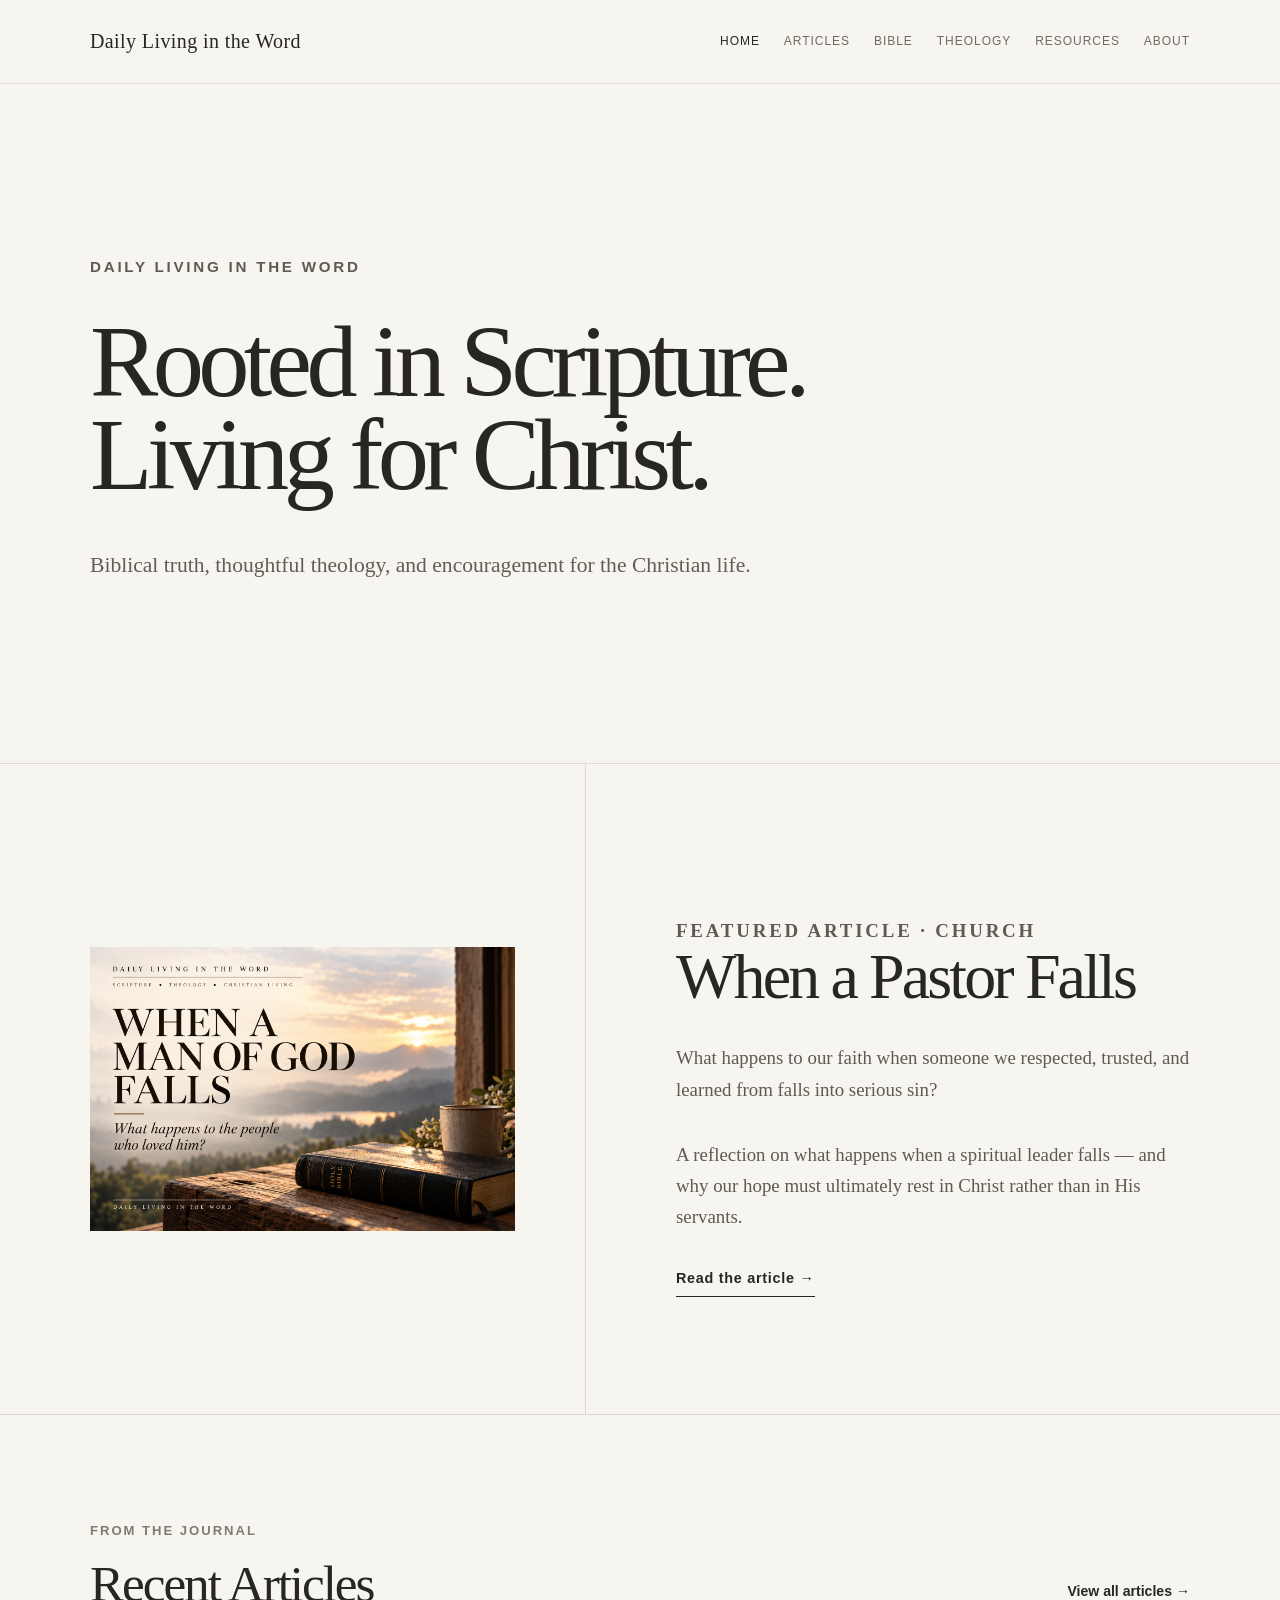
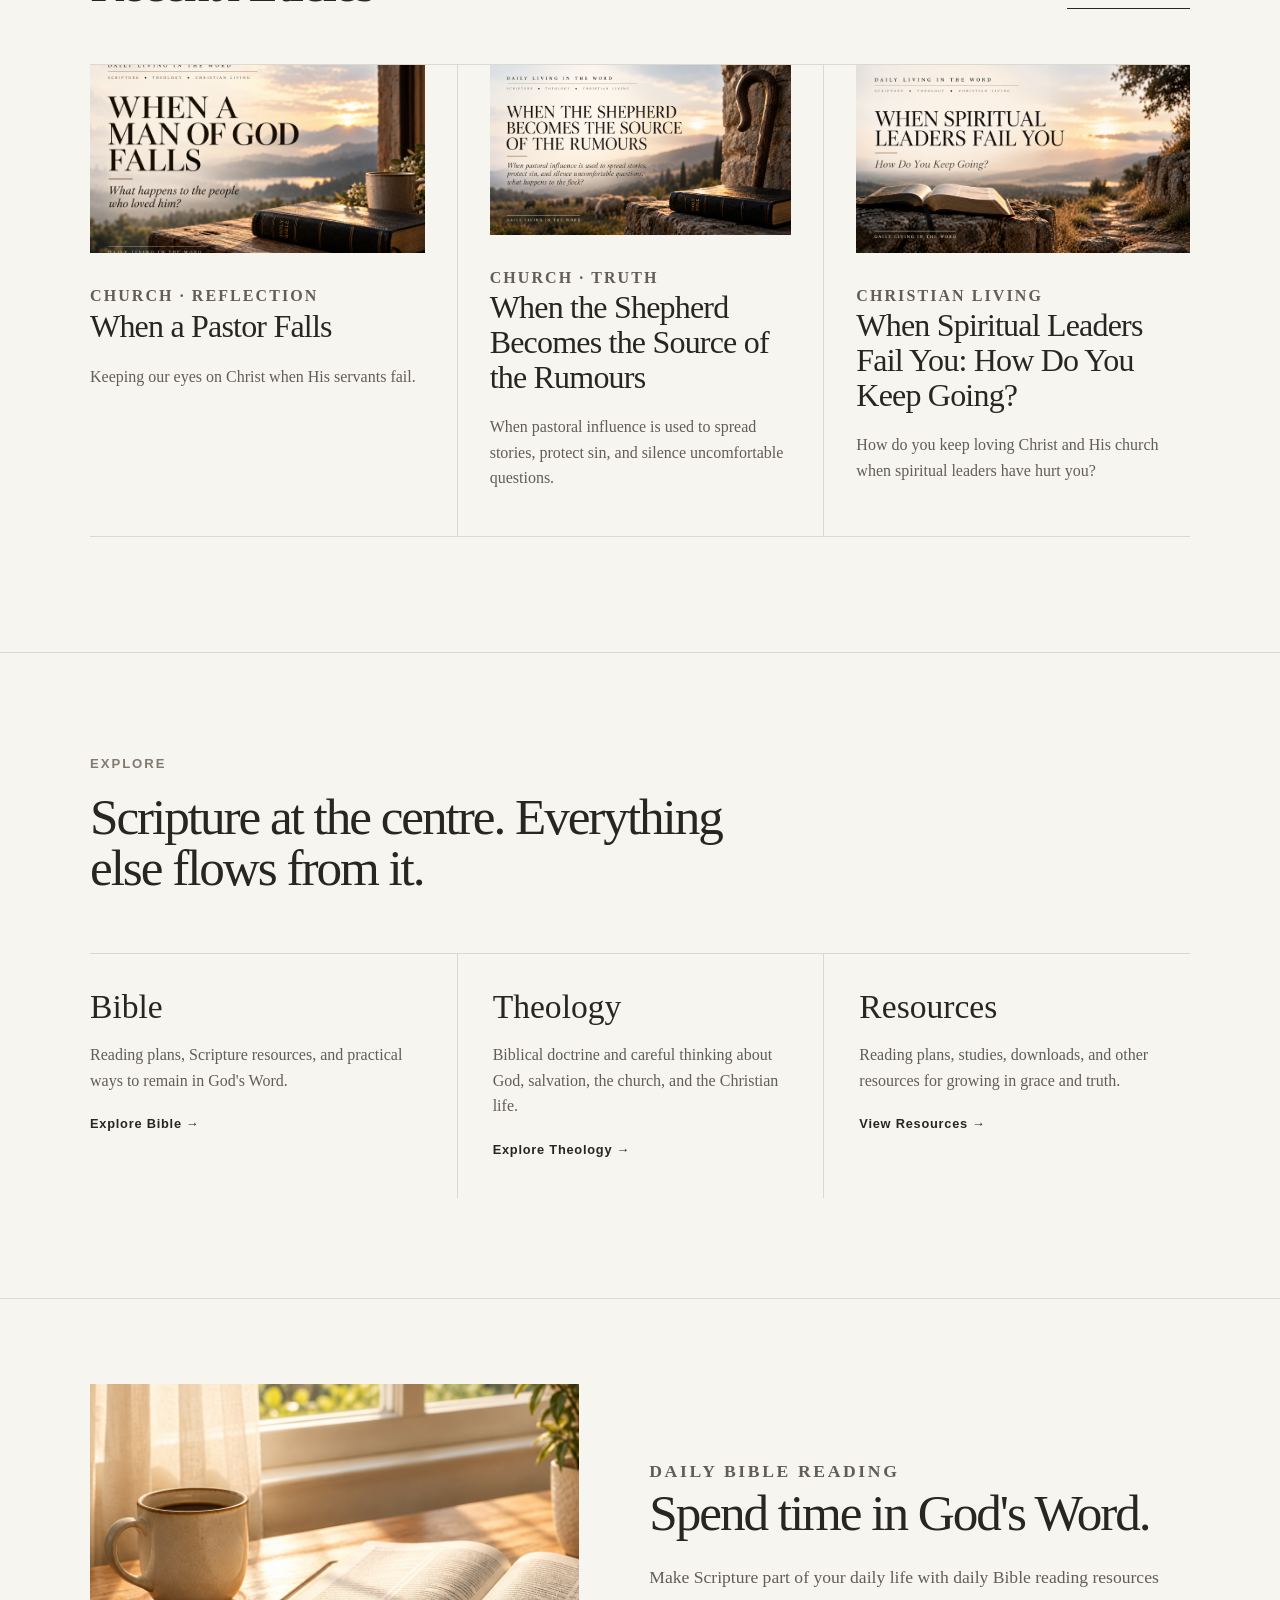
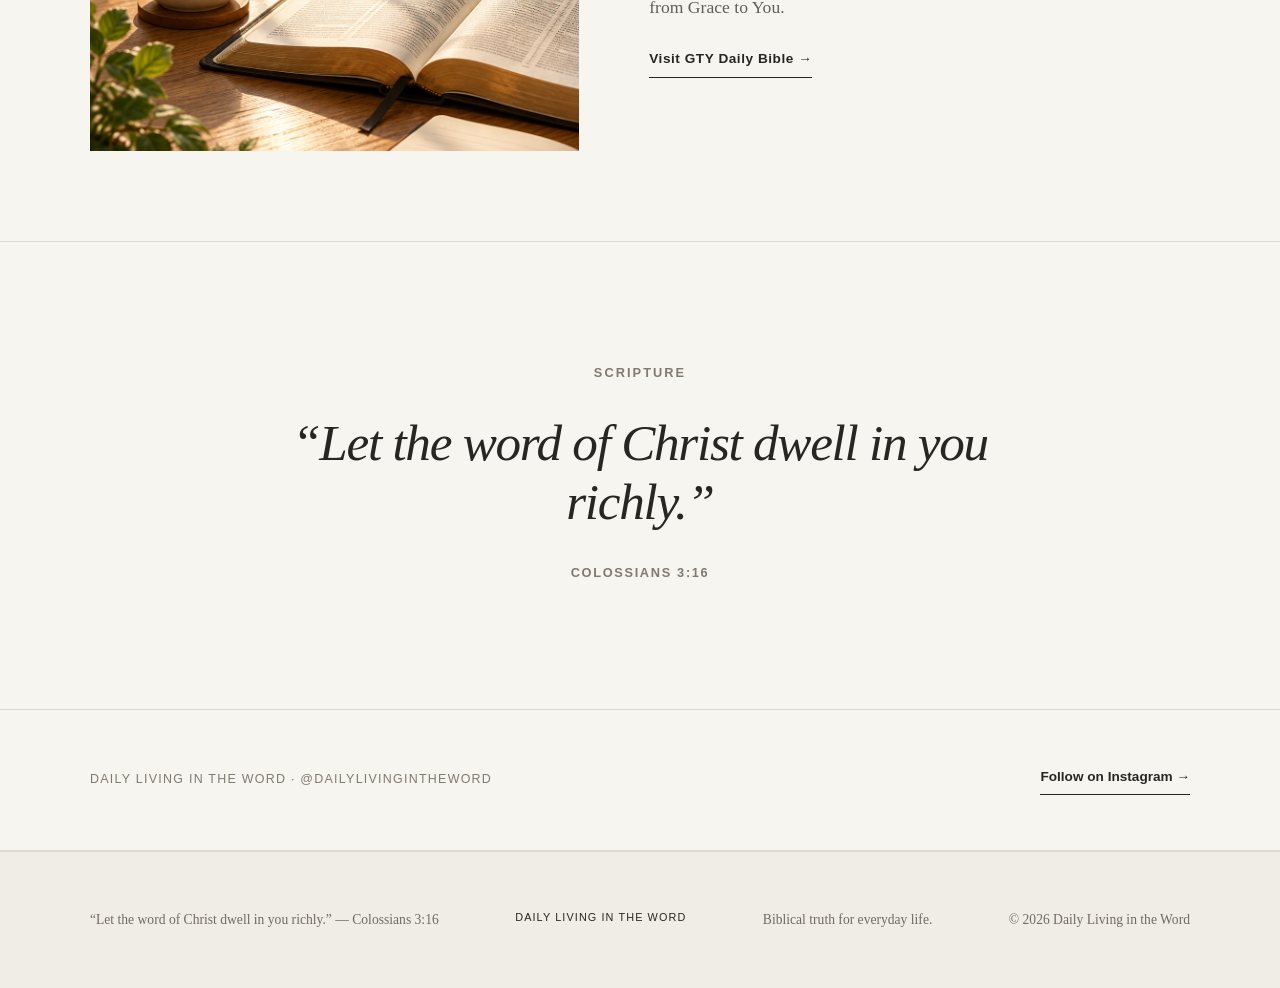
<file: index.html>
<!DOCTYPE html>
<html lang="en">

<head>

    <meta charset="UTF-8">

    <meta
        name="viewport"
        content="width=device-width, initial-scale=1.0"
    >

    <meta
        name="description"
        content="Daily Living in the Word — Rooted in Scripture. Living for Christ."
    >

    <title>
        Daily Living in the Word
    </title>

    <link
        rel="stylesheet"
        href="css/style.css"
    >


    <!-- =========================================================
         HOMEPAGE-SPECIFIC STYLES
         ========================================================= -->

    <style>

        .home-page {
            background: #f7f5ef;
        }


        /* ---------------------------------------------------------
           HERO
           --------------------------------------------------------- */

        .home-hero {
            min-height: 680px;
            display: flex;
            align-items: center;
            border-bottom: 1px solid #ddd9d0;
        }


        .home-hero-inner {
            padding: 110px 0 120px;
        }


        .home-eyebrow {
            margin: 0 0 34px;
            font-family: Arial, Helvetica, sans-serif;
            font-size: 0.95rem;
            font-weight: 600;
            letter-spacing: 0.18em;
            text-transform: uppercase;
            color: #5f5a53;
        }


        .home-hero h1 {
            max-width: 1050px;
            margin: 0;
            font-family: Georgia, "Times New Roman", serif;
            font-size: clamp(4.5rem, 8vw, 8.5rem);
            line-height: 0.91;
            font-weight: 400;
            letter-spacing: -0.055em;
            color: #282623;
        }


        .home-hero-description {
            max-width: 760px;
            margin: 48px 0 0;
            font-family: Georgia, "Times New Roman", serif;
            font-size: 1.35rem;
            line-height: 1.55;
            color: #625d56;
        }



        /* ---------------------------------------------------------
           FEATURED ARTICLE
           --------------------------------------------------------- */

        .home-featured {
            border-bottom: 1px solid #ddd9d0;
        }


        .home-featured-inner {
            display: grid;
            grid-template-columns: 0.9fr 1.1fr;
            min-height: 650px;
        }


        .home-featured-image {
            display: flex;
            align-items: center;
            justify-content: center;
            padding: 70px 70px 70px 0;
        }


        .home-featured-image img {
            display: block;
            width: 100%;
            max-width: 540px;
            height: auto;
            object-fit: cover;
        }


        .home-featured-content {
            display: flex;
            flex-direction: column;
            justify-content: center;
            padding: 90px 0 90px 90px;
            border-left: 1px solid #ddd9d0;
        }


        .home-featured-label {
            margin: 0 0 22px;
            font-family: Arial, Helvetica, sans-serif;
            font-size: 0.82rem;
            font-weight: 600;
            letter-spacing: 0.15em;
            text-transform: uppercase;
            color: #817a70;
        }


        .home-featured-content h2 {
            max-width: 650px;
            margin: 0;
            font-family: Georgia, "Times New Roman", serif;
            font-size: clamp(3rem, 5vw, 5.5rem);
            line-height: 0.98;
            font-weight: 400;
            letter-spacing: -0.045em;
            color: #282623;
        }


        .home-featured-content p {
            max-width: 610px;
            margin: 34px 0 0;
            font-family: Georgia, "Times New Roman", serif;
            font-size: 1.18rem;
            line-height: 1.65;
            color: #5f5a53;
        }


        .home-featured-link {
            display: inline-block;
            margin-top: 34px;
            font-family: Arial, Helvetica, sans-serif;
            font-size: 0.9rem;
            font-weight: 600;
            letter-spacing: 0.05em;
            color: #282623;
            text-decoration: none;
            border-bottom: 1px solid #282623;
            padding-bottom: 5px;
            width: fit-content;
        }


        .home-featured-link:hover {
            opacity: 0.65;
        }



        /* ---------------------------------------------------------
           ARTICLES
           --------------------------------------------------------- */

        .home-articles {
            padding: 105px 0 115px;
            border-bottom: 1px solid #ddd9d0;
        }


        .home-section-header {
            display: flex;
            align-items: flex-end;
            justify-content: space-between;
            gap: 40px;
            margin-bottom: 55px;
        }


        .home-section-label {
            margin: 0 0 15px;
            font-family: Arial, Helvetica, sans-serif;
            font-size: 0.82rem;
            font-weight: 600;
            letter-spacing: 0.15em;
            text-transform: uppercase;
            color: #817a70;
        }


        .home-section-header h2 {
            margin: 0;
            font-family: Georgia, "Times New Roman", serif;
            font-size: clamp(2.7rem, 4vw, 4rem);
            line-height: 1;
            font-weight: 400;
            letter-spacing: -0.04em;
            color: #282623;
        }


        .home-view-all {
            font-family: Arial, Helvetica, sans-serif;
            font-size: 0.88rem;
            font-weight: 600;
            color: #282623;
            text-decoration: none;
            white-space: nowrap;
            border-bottom: 1px solid #282623;
            padding-bottom: 5px;
        }


        .home-view-all:hover {
            opacity: 0.65;
        }


        .home-article-grid {
            display: grid;
            grid-template-columns: repeat(3, 1fr);
            gap: 0;
            border-top: 1px solid #ddd9d0;
            border-bottom: 1px solid #ddd9d0;
        }


        .home-article {
            padding: 0 32px 45px;
        }


        .home-article:first-child {
            padding-left: 0;
        }


        .home-article:last-child {
            padding-right: 0;
        }


        .home-article + .home-article {
            border-left: 1px solid #ddd9d0;
        }


        .home-article-image {
            display: block;
            margin: 0 0 30px;
            overflow: hidden;
        }


        .home-article-image img {
            display: block;
            width: 100%;
            aspect-ratio: 16 / 9;
            object-fit: cover;
            transition: transform 0.4s ease;
        }


        .home-article-image:hover img {
            transform: scale(1.025);
        }


        .home-article-category {
            margin: 0 0 13px;
            font-family: Arial, Helvetica, sans-serif;
            font-size: 0.76rem;
            font-weight: 600;
            letter-spacing: 0.13em;
            text-transform: uppercase;
            color: #817a70;
        }


        .home-article h3 {
            margin: 0;
            font-family: Georgia, "Times New Roman", serif;
            font-size: 2rem;
            line-height: 1.08;
            font-weight: 400;
            letter-spacing: -0.025em;
            color: #282623;
        }


        .home-article h3 a {
            color: inherit;
            text-decoration: none;
        }


        .home-article h3 a:hover {
            opacity: 0.65;
        }


        .home-article p {
            margin: 20px 0 0;
            font-family: Georgia, "Times New Roman", serif;
            font-size: 1rem;
            line-height: 1.6;
            color: #625d56;
        }



        /* ---------------------------------------------------------
           SITE AREAS
           --------------------------------------------------------- */

        .home-areas {
            padding: 100px 0;
            border-bottom: 1px solid #ddd9d0;
        }


        .home-areas-intro {
            max-width: 700px;
            margin-bottom: 60px;
        }


        .home-areas-intro h2 {
            margin: 0;
            font-family: Georgia, "Times New Roman", serif;
            font-size: clamp(2.8rem, 4vw, 4.2rem);
            line-height: 1;
            font-weight: 400;
            letter-spacing: -0.04em;
            color: #282623;
        }


        .home-area-list {
            display: grid;
            grid-template-columns: repeat(3, 1fr);
            border-top: 1px solid #ddd9d0;
        }


        .home-area {
            padding: 35px 35px 35px 0;
        }


        .home-area + .home-area {
            padding-left: 35px;
            border-left: 1px solid #ddd9d0;
        }


        .home-area h3 {
            margin: 0;
            font-family: Georgia, "Times New Roman", serif;
            font-size: 2.1rem;
            line-height: 1.1;
            font-weight: 400;
            color: #282623;
        }


        .home-area p {
            margin: 16px 0 0;
            font-family: Georgia, "Times New Roman", serif;
            font-size: 1rem;
            line-height: 1.6;
            color: #625d56;
        }


        .home-area a {
            display: inline-block;
            margin-top: 20px;
            font-family: Arial, Helvetica, sans-serif;
            font-size: 0.8rem;
            font-weight: 600;
            letter-spacing: 0.06em;
            color: #282623;
            text-decoration: none;
        }



        /* ---------------------------------------------------------
           SCRIPTURE
           --------------------------------------------------------- */

        .home-scripture {
            padding: 120px 0 125px;
            text-align: center;
        }


        .home-scripture-label {
            margin: 0 0 30px;
            font-family: Arial, Helvetica, sans-serif;
            font-size: 0.8rem;
            font-weight: 600;
            letter-spacing: 0.16em;
            text-transform: uppercase;
            color: #817a70;
        }


        .home-scripture blockquote {
            max-width: 850px;
            margin: 0 auto;
            font-family: Georgia, "Times New Roman", serif;
            font-size: clamp(2.3rem, 4vw, 4rem);
            line-height: 1.15;
            font-weight: 400;
            font-style: italic;
            letter-spacing: -0.025em;
            color: #282623;
        }


        .home-scripture-reference {
            margin: 30px 0 0;
            font-family: Arial, Helvetica, sans-serif;
            font-size: 0.8rem;
            font-weight: 600;
            letter-spacing: 0.13em;
            text-transform: uppercase;
            color: #817a70;
        }



        /* ---------------------------------------------------------
           INSTAGRAM
           --------------------------------------------------------- */

        .home-instagram {
            padding: 55px 0;
            border-top: 1px solid #ddd9d0;
            border-bottom: 1px solid #ddd9d0;
        }


        .home-instagram-inner {
            display: flex;
            align-items: center;
            justify-content: space-between;
            gap: 50px;
        }


        .home-instagram p {
            margin: 0;
            font-family: Arial, Helvetica, sans-serif;
            font-size: 0.78rem;
            letter-spacing: 0.1em;
            text-transform: uppercase;
            color: #817a70;
        }


        .home-instagram a {
            font-family: Arial, Helvetica, sans-serif;
            font-size: 0.85rem;
            font-weight: 600;
            color: #282623;
            text-decoration: none;
            border-bottom: 1px solid #282623;
            padding-bottom: 5px;
        }



        /* ---------------------------------------------------------
           EXTERNAL DAILY BIBLE READING
           --------------------------------------------------------- */

        .home-daily-reading {
            padding: 85px 0 90px;
            border-bottom: 1px solid #ddd9d0;
        }

        .home-daily-reading-inner {
            display: grid;
            grid-template-columns: 0.95fr 1.05fr;
            gap: 70px;
            align-items: center;
        }

        .home-daily-reading-image {
            display: block;
            width: 100%;
            aspect-ratio: 4 / 3;
            object-fit: cover;
        }

        .home-daily-reading h2 {
            margin: 0;
            font-family: Georgia, "Times New Roman", serif;
            font-size: clamp(2.5rem, 4vw, 4rem);
            line-height: 1.02;
            font-weight: 400;
            letter-spacing: -0.04em;
            color: #282623;
        }

        .home-daily-reading-copy p {
            max-width: 650px;
            margin: 0;
            font-family: Georgia, "Times New Roman", serif;
            font-size: 1.1rem;
            line-height: 1.7;
            color: #625d56;
        }

        .home-daily-reading-link {
            display: inline-block;
            margin-top: 24px;
            font-family: Arial, Helvetica, sans-serif;
            font-size: 0.85rem;
            font-weight: 600;
            letter-spacing: 0.04em;
            color: #282623;
            text-decoration: none;
            border-bottom: 1px solid #282623;
            padding-bottom: 6px;
        }

        .home-daily-reading-link:hover {
            opacity: 0.65;
        }


        /* ---------------------------------------------------------
           RESPONSIVE
           --------------------------------------------------------- */

        @media (max-width: 900px) {

            .home-hero {
                min-height: auto;
            }


            .home-hero-inner {
                padding: 80px 0 90px;
            }


            .home-hero h1 {
                font-size: clamp(3.7rem, 12vw, 6rem);
            }


            .home-featured-inner {
                grid-template-columns: 1fr;
            }


            .home-featured-image {
                padding: 60px 0 20px;
            }


            .home-featured-image img {
                max-width: 620px;
            }


            .home-featured-content {
                padding: 55px 0 75px;
                border-left: 0;
            }


            .home-article-grid {
                grid-template-columns: 1fr;
            }


            .home-article {
                padding: 45px 0;
            }


            .home-article:first-child {
                padding-top: 45px;
            }


            .home-article:last-child {
                padding-bottom: 45px;
            }


            .home-article + .home-article {
                border-left: 0;
                border-top: 1px solid #ddd9d0;
            }


            .home-area-list {
                grid-template-columns: 1fr;
            }


            .home-daily-reading-inner {
                grid-template-columns: 1fr;
                gap: 30px;
            }

            .home-daily-reading-image {
                aspect-ratio: 16 / 10;
            }

            .home-area {
                padding: 30px 0;
            }


            .home-area + .home-area {
                padding-left: 0;
                border-left: 0;
                border-top: 1px solid #ddd9d0;
            }

        }


        @media (max-width: 600px) {

            .home-hero-inner {
                padding: 65px 0 75px;
            }


            .home-eyebrow {
                margin-bottom: 25px;
                font-size: 0.78rem;
            }


            .home-hero h1 {
                font-size: 3.55rem;
                line-height: 0.94;
            }


            .home-hero-description {
                margin-top: 32px;
                font-size: 1.1rem;
            }


            .home-featured-content h2 {
                font-size: 3rem;
            }


            .home-section-header {
                display: block;
                margin-bottom: 40px;
            }


            .home-view-all {
                display: inline-block;
                margin-top: 22px;
            }


            .home-articles,
            .home-areas {
                padding: 75px 0;
            }


            .home-scripture {
                padding: 85px 0;
            }


            .home-scripture blockquote {
                font-size: 2.25rem;
            }


            .home-instagram-inner {
                display: block;
            }


            .home-instagram a {
                display: inline-block;
                margin-top: 18px;
            }

        }

    </style>

</head>



<body class="home-page">



<!-- =========================================================
     HEADER
     ========================================================= -->

<header class="site-header">

    <div class="container">

        <a
            class="site-logo"
            href="index.html"
        >
            Daily Living in the Word
        </a>


        <nav class="main-nav">

            <a
                href="index.html"
                class="active"
            >
                Home
            </a>

            <a href="articles.html">
                Articles
            </a>

            <a href="bible.html">
                Bible
            </a>

            <a href="theology.html">
                Theology
            </a>

            <a href="resources.html">
                Resources
            </a>

            <a href="about.html">
                About
            </a>

        </nav>

    </div>

</header>



<main>



<!-- =========================================================
     HERO
     ========================================================= -->

<section class="home-hero">

    <div class="container">

        <div class="home-hero-inner">

            <p class="home-eyebrow">
                Daily Living in the Word
            </p>


            <h1>
                Rooted in Scripture.<br>
                Living for Christ.
            </h1>


            <p class="home-hero-description">
                Biblical truth, thoughtful theology, and encouragement
                for the Christian life.
            </p>

        </div>

    </div>

</section>



<!-- =========================================================
     FEATURED ARTICLE
     ========================================================= -->

<section class="home-featured">

    <div class="container">

        <div class="home-featured-inner">


            <!-- COVER -->

            <div class="home-featured-image">

                <a href="article-pastor-falls.html">

                    <img
                        src="images/pastor-falls-cover.png"
                        alt="When a Pastor Falls"
                    >

                </a>

            </div>



            <!-- ARTICLE -->

            <div class="home-featured-content">

                <p class="home-featured-label">
                    Featured Article · Church
                </p>


                <h2>
                    When a Pastor Falls
                </h2>


                <p>
                    What happens to our faith when someone we respected,
                    trusted, and learned from falls into serious sin?
                </p>


                <p>
                    A reflection on what happens when a spiritual leader
                    falls — and why our hope must ultimately rest in
                    Christ rather than in His servants.
                </p>


                <a
                    class="home-featured-link"
                    href="article-pastor-falls.html"
                >
                    Read the article →
                </a>

            </div>


        </div>

    </div>

</section>



<!-- =========================================================
     RECENT ARTICLES
     ========================================================= -->

<section class="home-articles">

    <div class="container">


        <div class="home-section-header">

            <div>

                <p class="home-section-label">
                    From the Journal
                </p>

                <h2>
                    Recent Articles
                </h2>

            </div>


            <a
                class="home-view-all"
                href="articles.html"
            >
                View all articles →
            </a>

        </div>



        <div class="home-article-grid">


            <!-- ARTICLE 1 -->

            <article class="home-article">

                <a
                    class="home-article-image"
                    href="article-pastor-falls.html"
                >

                    <img
                        src="images/pastor-falls-cover.png"
                        alt="When a Pastor Falls"
                    >

                </a>


                <p class="home-article-category">
                    Church · Reflection
                </p>


                <h3>

                    <a href="article-pastor-falls.html">
                        When a Pastor Falls
                    </a>

                </h3>


                <p>
                    Keeping our eyes on Christ when His servants fail.
                </p>

            </article>



            <!-- ARTICLE 2 -->

            <article class="home-article">

                <a
                    class="home-article-image"
                    href="article-shepherd-rumours.html"
                >

                    <img
                        src="images/shepherd-rumours-cover.png"
                        alt="When the Shepherd Becomes the Source of the Rumours"
                    >

                </a>


                <p class="home-article-category">
                    Church · Truth
                </p>


                <h3>

                    <a href="article-shepherd-rumours.html">
                        When the Shepherd Becomes
                        the Source of the Rumours
                    </a>

                </h3>


                <p>
                    When pastoral influence is used to spread stories,
                    protect sin, and silence uncomfortable questions.
                </p>

            </article>



            <!-- ARTICLE 3 -->

            <article class="home-article">

                <a
                    class="home-article-image"
                    href="article-spiritual-leaders-fail.html"
                >

                    <img
                        src="images/spiritual-leaders-fail-cover.png"
                        alt="When Spiritual Leaders Fail You"
                    >

                </a>


                <p class="home-article-category">
                    Christian Living
                </p>


                <h3>

                    <a href="article-spiritual-leaders-fail.html">
                        When Spiritual Leaders Fail You:
                        How Do You Keep Going?
                    </a>

                </h3>


                <p>
                    How do you keep loving Christ and His church
                    when spiritual leaders have hurt you?
                </p>

            </article>


        </div>

    </div>

</section>



<!-- =========================================================
     SITE AREAS
     ========================================================= -->

<section class="home-areas">

    <div class="container">


        <div class="home-areas-intro">

            <p class="home-section-label">
                Explore
            </p>


            <h2>
                Scripture at the centre.
                Everything else flows from it.
            </h2>

        </div>



        <div class="home-area-list">


            <!-- BIBLE -->

            <div class="home-area">

                <h3>
                    Bible
                </h3>


                <p>
                    Reading plans, Scripture resources, and practical
                    ways to remain in God's Word.
                </p>


                <a href="bible.html">
                    Explore Bible →
                </a>

            </div>



            <!-- THEOLOGY -->

            <div class="home-area">

                <h3>
                    Theology
                </h3>


                <p>
                    Biblical doctrine and careful thinking about
                    God, salvation, the church, and the Christian life.
                </p>


                <a href="theology.html">
                    Explore Theology →
                </a>

            </div>



            <!-- RESOURCES -->

            <div class="home-area">

                <h3>
                    Resources
                </h3>


                <p>
                    Reading plans, studies, downloads, and other
                    resources for growing in grace and truth.
                </p>


                <a href="resources.html">
                    View Resources →
                </a>

            </div>


        </div>

    </div>

</section>



<!-- =========================================================
     DAILY BIBLE READING — EXTERNAL RESOURCE
     ========================================================= -->

<section class="home-daily-reading">
    <div class="container">
        <div class="home-daily-reading-inner">
            <div class="home-daily-reading-visual">
                <img
                    class="home-daily-reading-image"
                    src="images/bible-read.jpg"
                    alt="An open Bible ready for daily reading and study"
                    loading="lazy"
                >
            </div>

            <div class="home-daily-reading-copy">
                <p class="home-section-label">Daily Bible Reading</p>
                <h2>Spend time in God's Word.</h2>
                <p style="margin-top: 24px;">
                    Make Scripture part of your daily life with daily Bible
                    reading resources from Grace to You.
                </p>
                <a
                    class="home-daily-reading-link"
                    href="https://www.gty.org/devotionals?tab=daily-bible"
                    target="_blank"
                    rel="noopener noreferrer"
                >
                    Visit GTY Daily Bible <span aria-hidden="true">→</span>
                </a>
            </div>
        </div>
    </div>
</section>


<!-- =========================================================
     SCRIPTURE
     ========================================================= -->

<section class="home-scripture">

    <div class="container">


        <p class="home-scripture-label">
            Scripture
        </p>


        <blockquote>
            “Let the word of Christ dwell
            in you richly.”
        </blockquote>


        <p class="home-scripture-reference">
            Colossians 3:16
        </p>


    </div>

</section>



<!-- =========================================================
     INSTAGRAM
     ========================================================= -->

<section class="home-instagram">

    <div class="container">

        <div class="home-instagram-inner">


            <p>
                Daily Living in the Word ·
                @dailylivingintheword
            </p>


            <a
                href="https://www.instagram.com/dailylivingintheword/"
                target="_blank"
                rel="noopener noreferrer"
            >
                Follow on Instagram →
            </a>


        </div>

    </div>

</section>



</main>



<!-- =========================================================
     FOOTER
     ========================================================= -->

<footer class="site-footer">

    <div class="container">

        <p>
            “Let the word of Christ dwell in you richly.”
            — Colossians 3:16
        </p>


        <p class="footer-brand">
            Daily Living in the Word
        </p>


        <p>
            Biblical truth for everyday life.
        </p>


        <p class="copyright">
            © 2026 Daily Living in the Word
        </p>

    </div>

</footer>



</body>

</html>
</file>
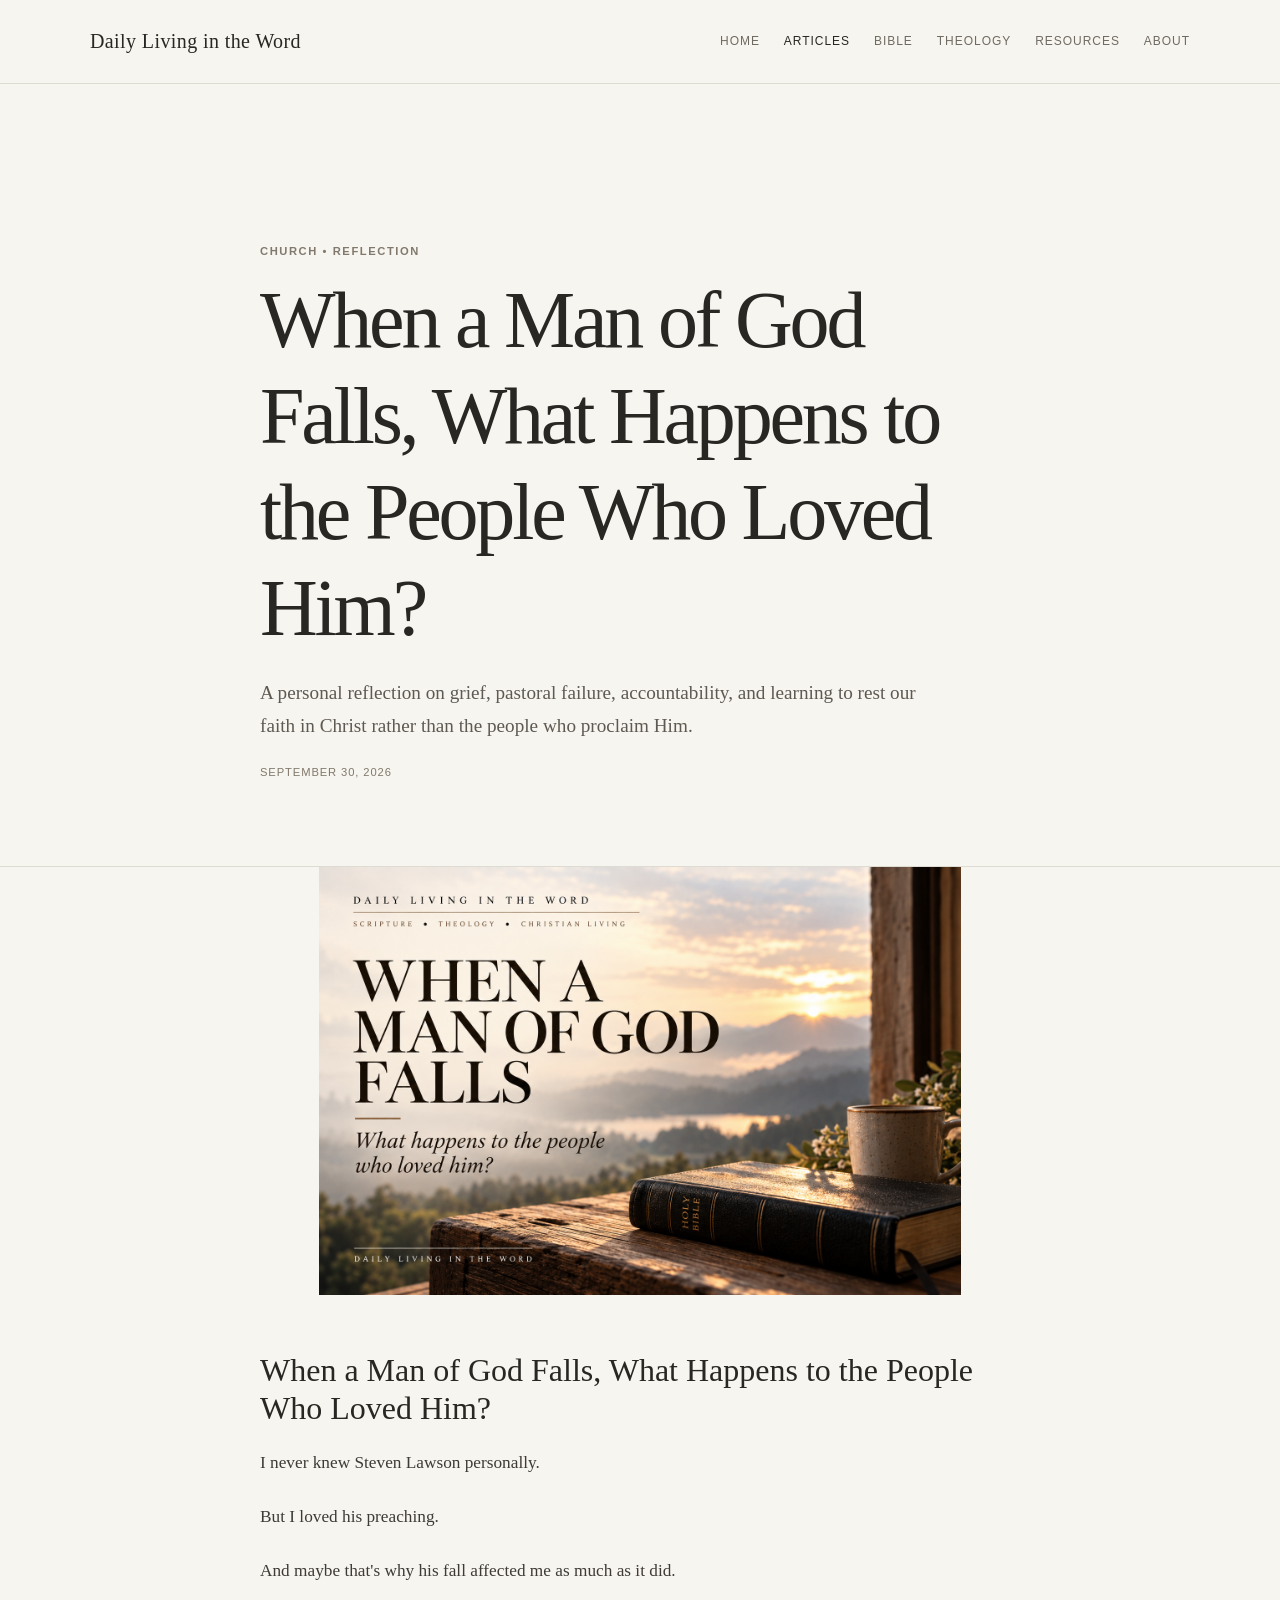
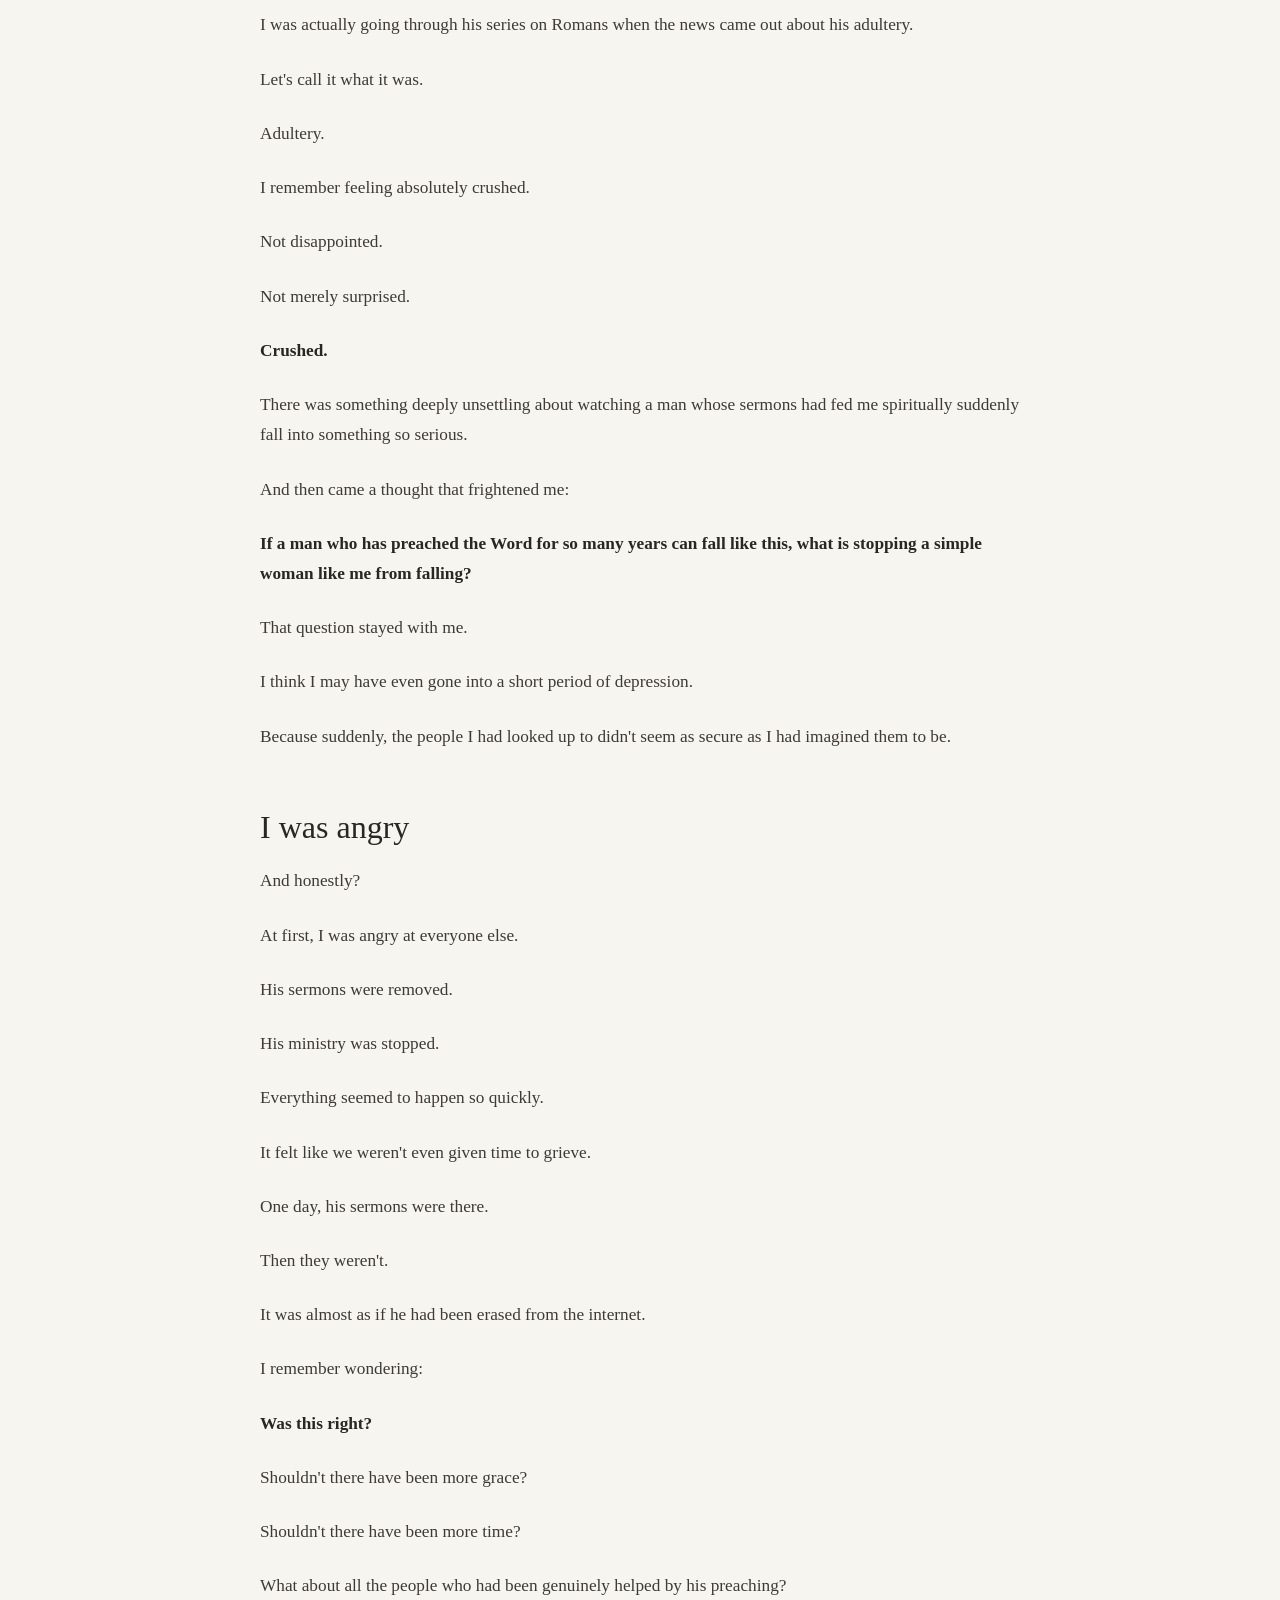
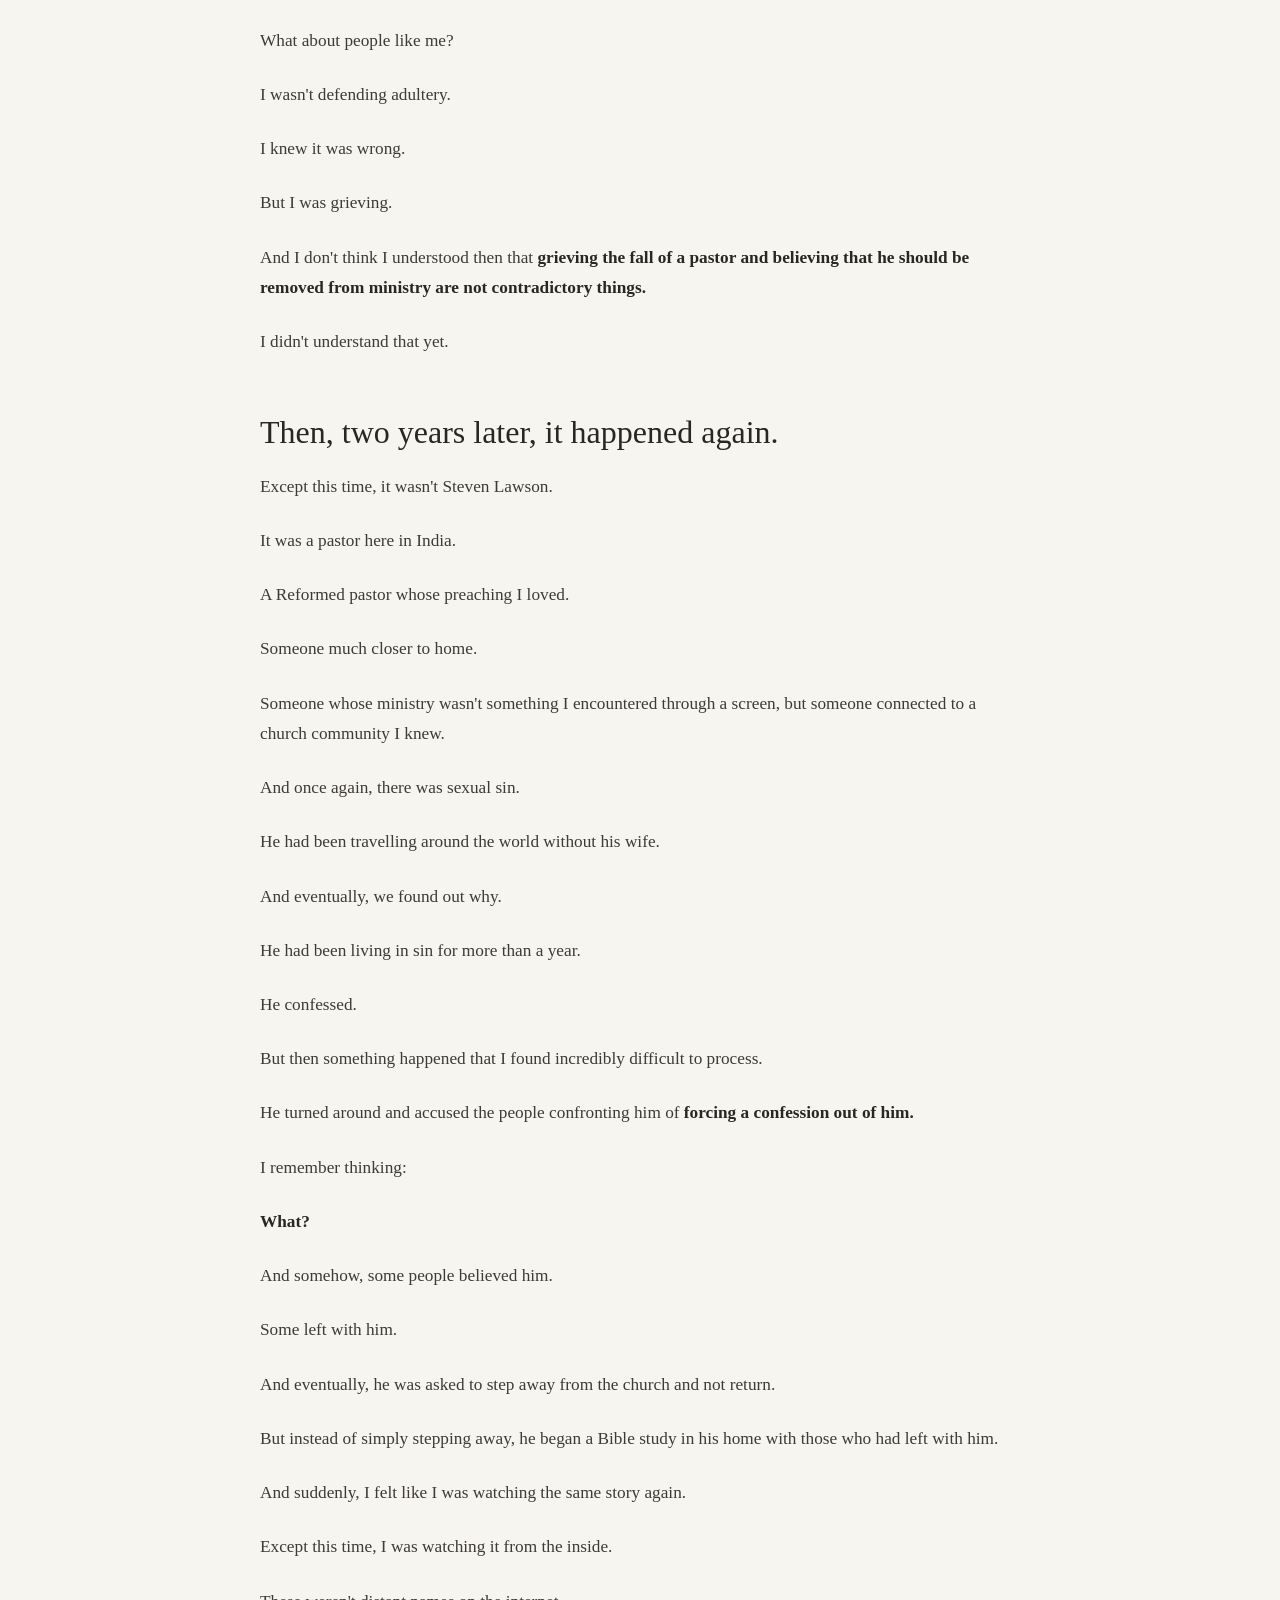
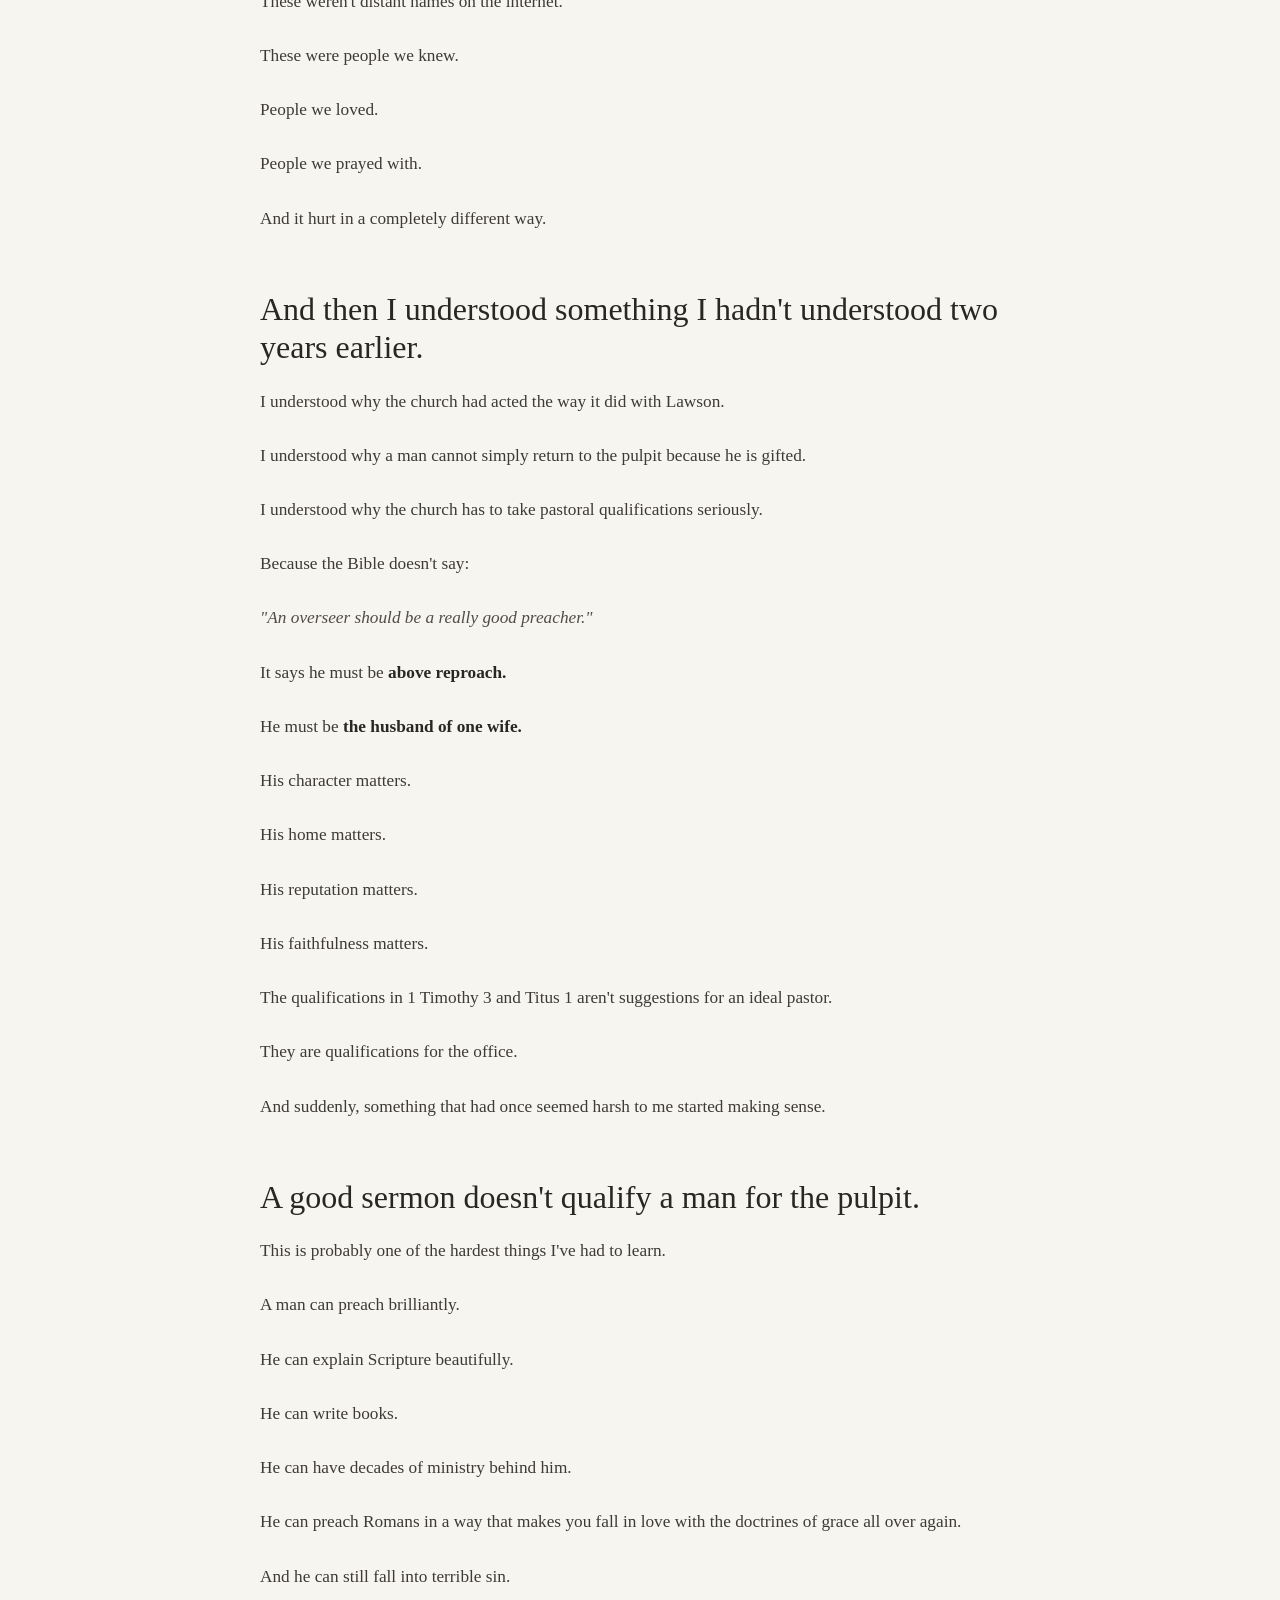
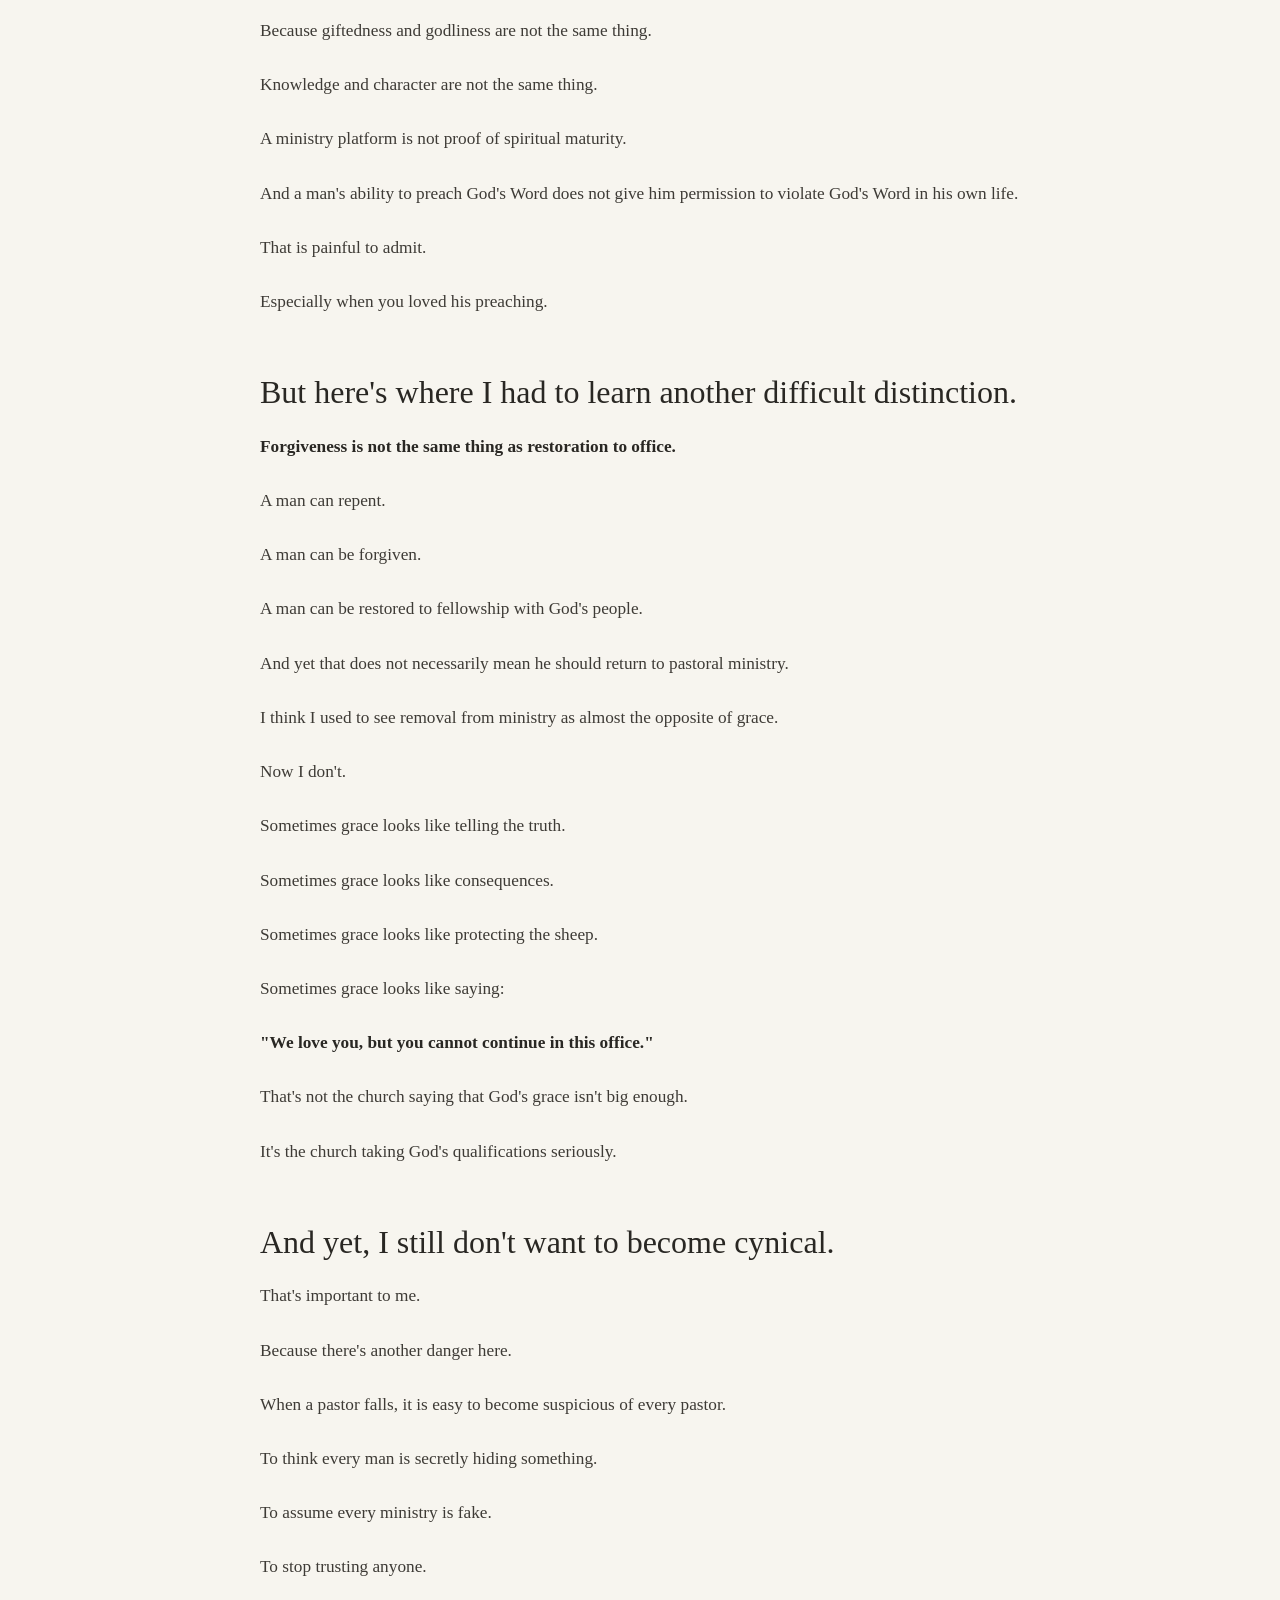
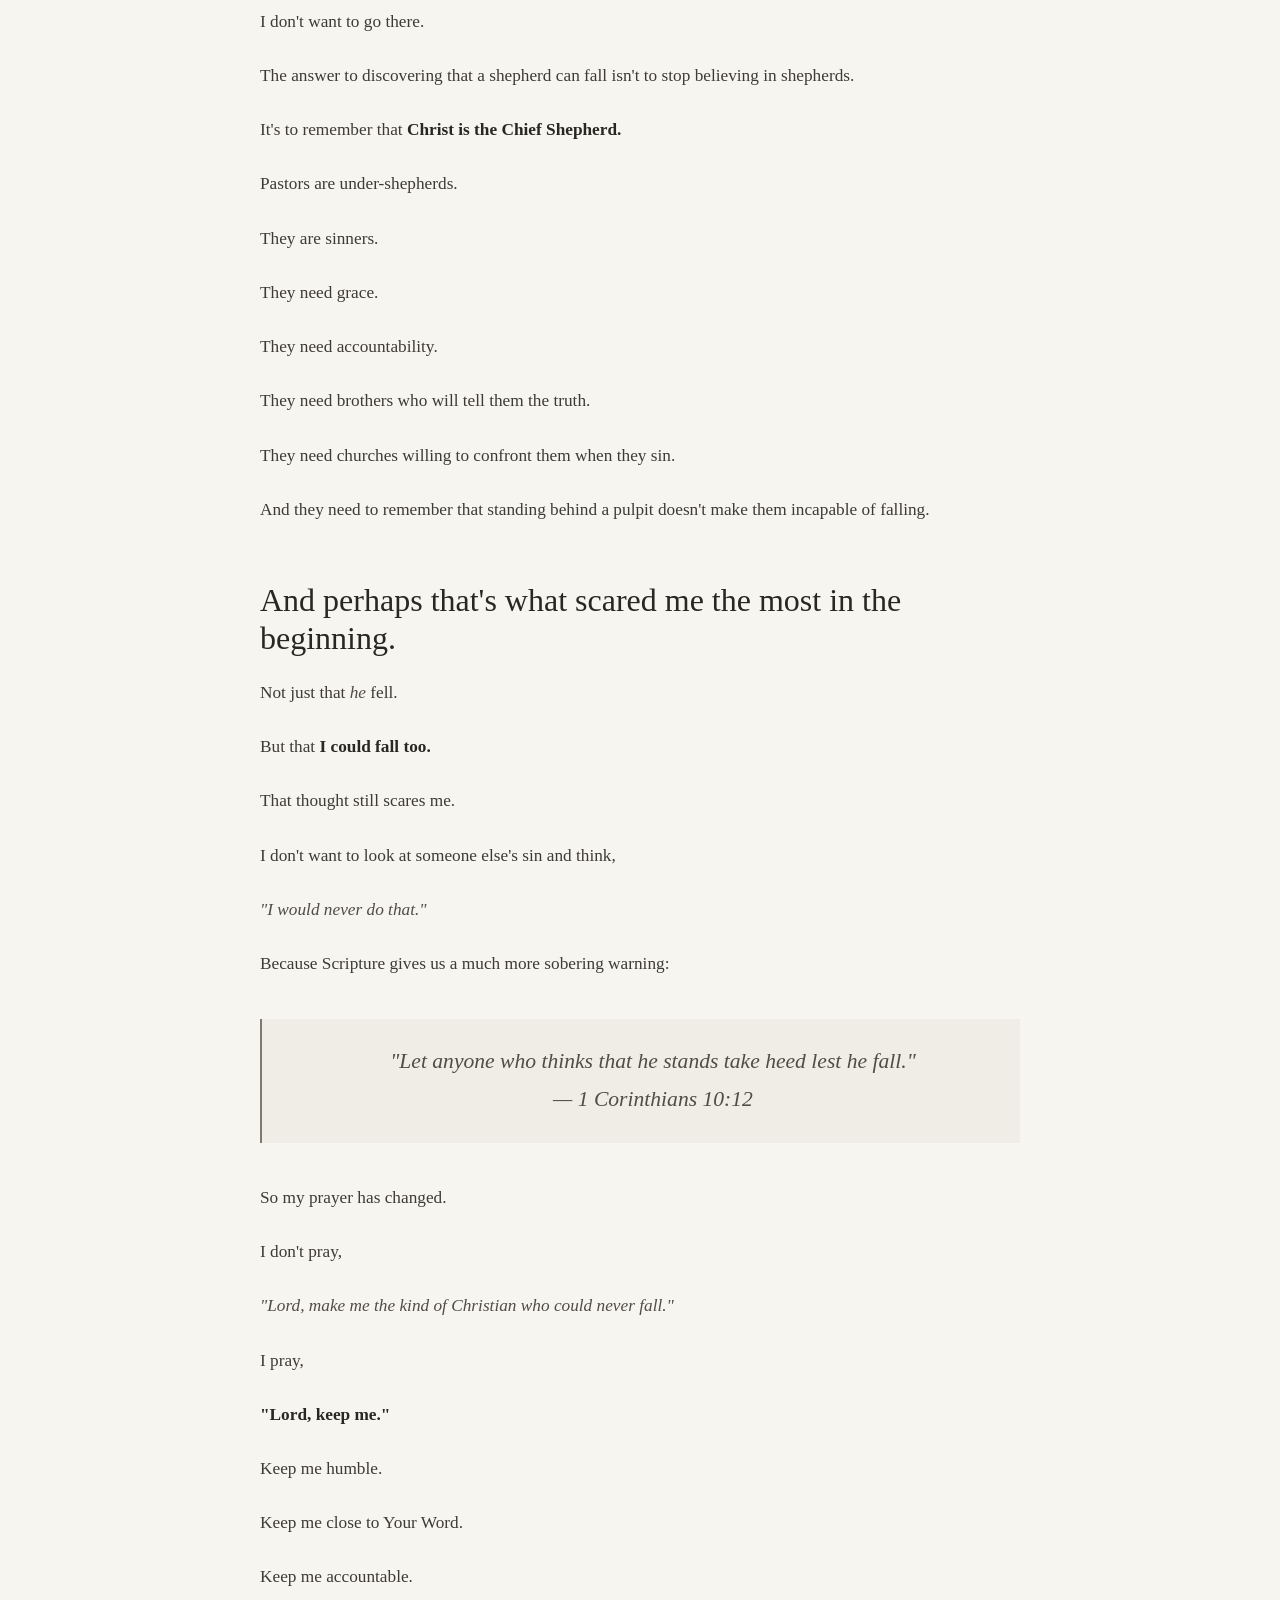
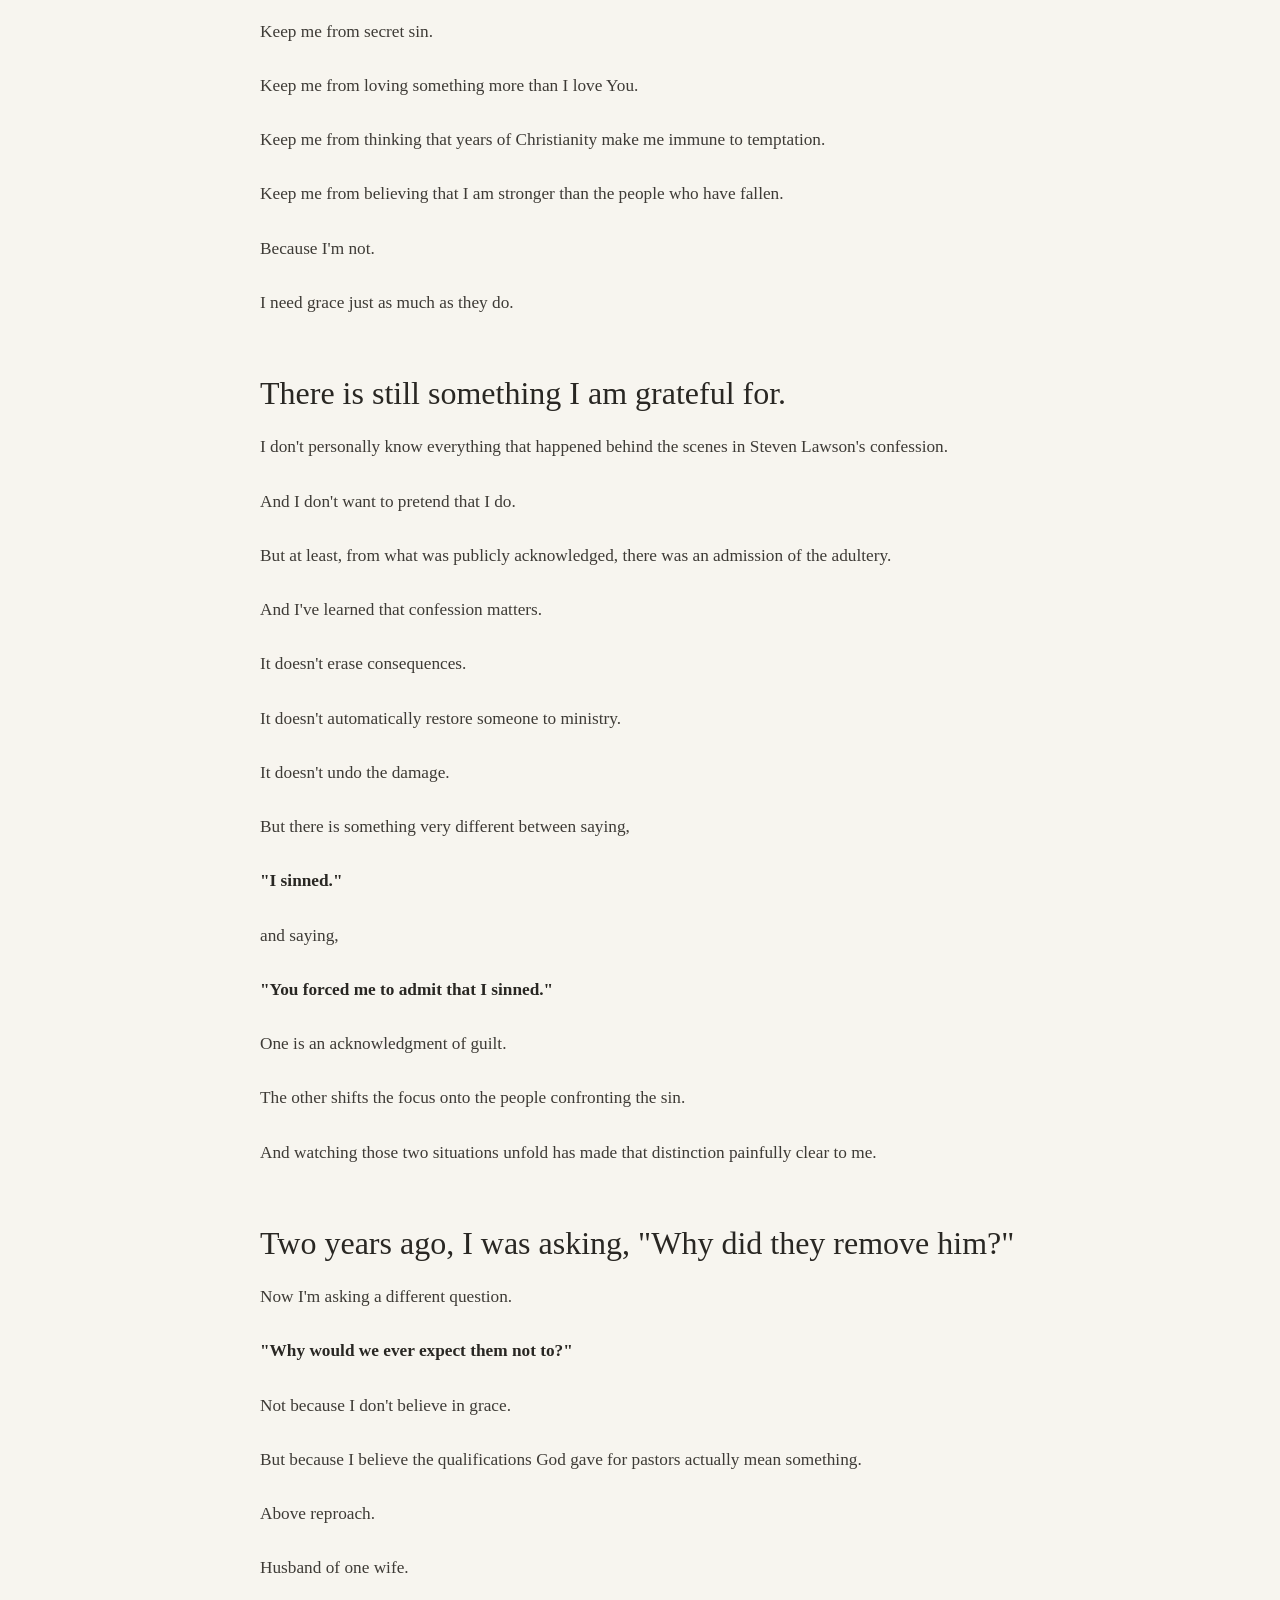
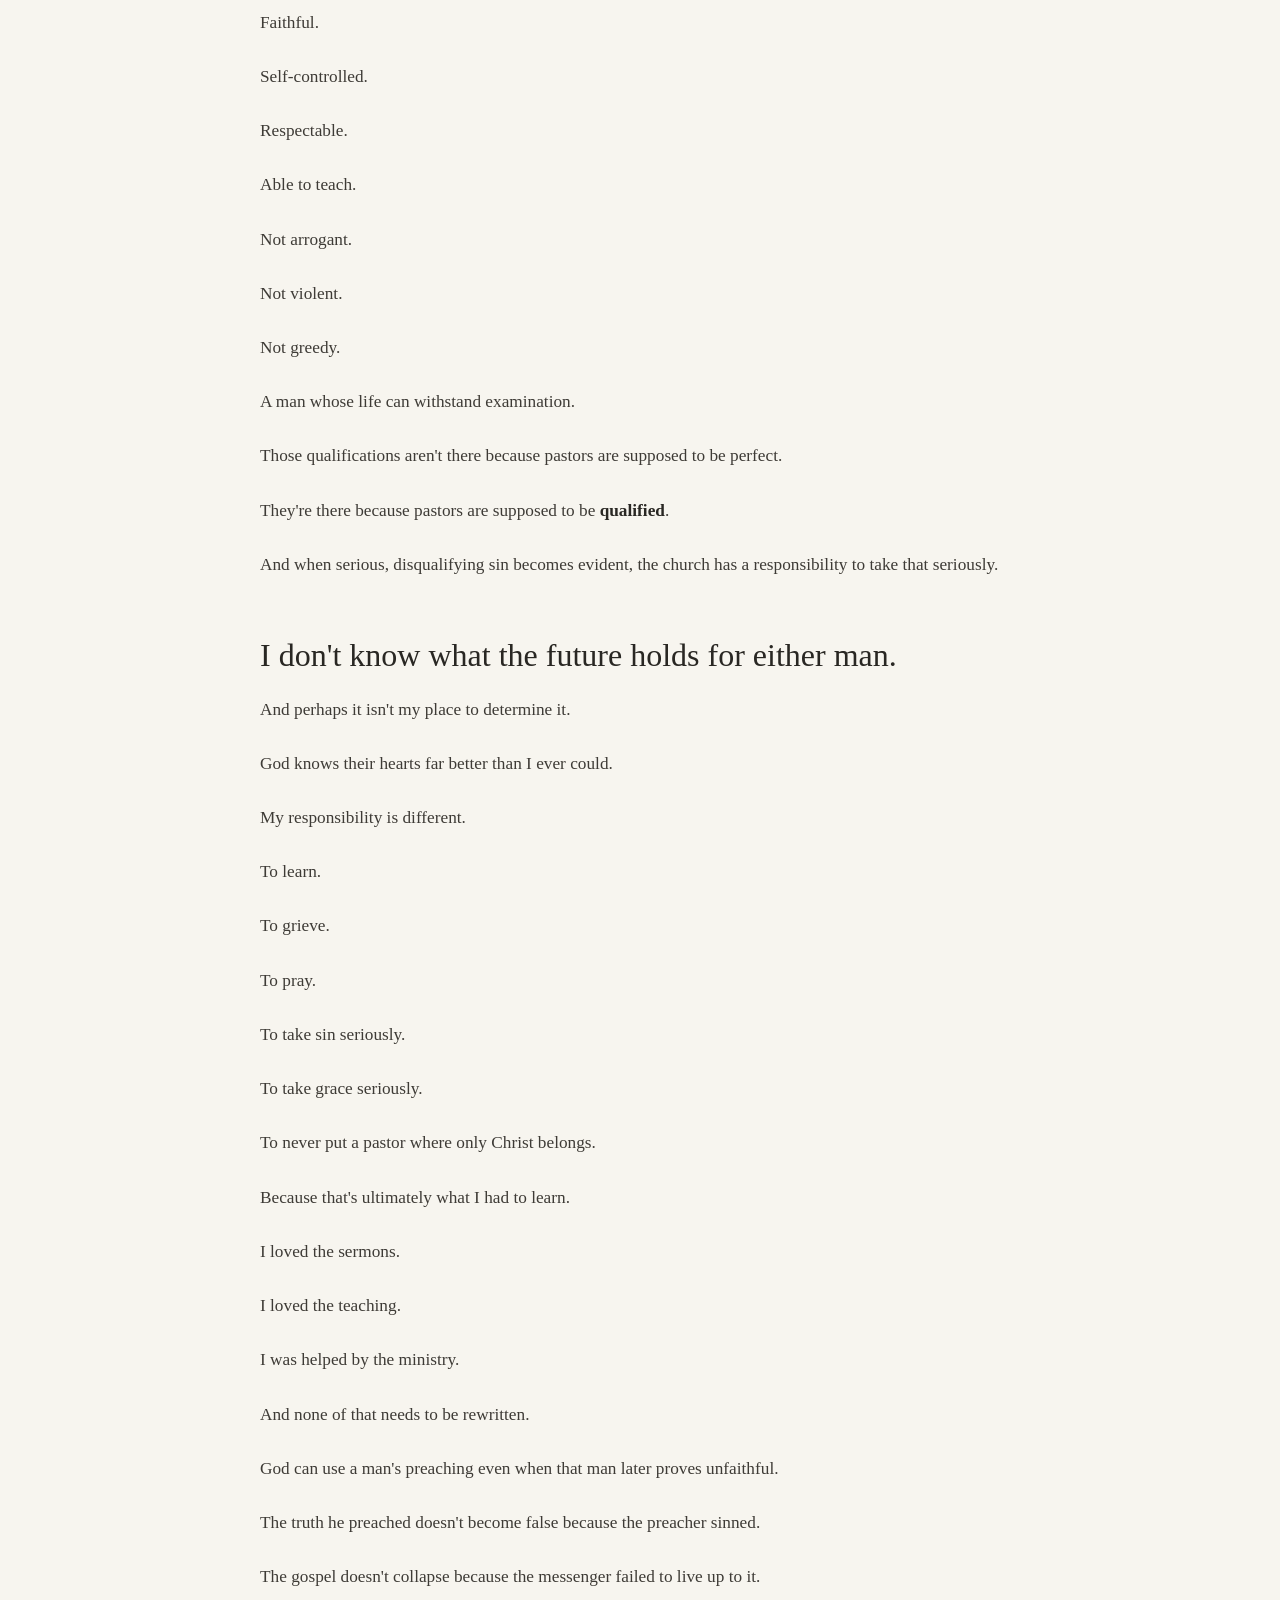
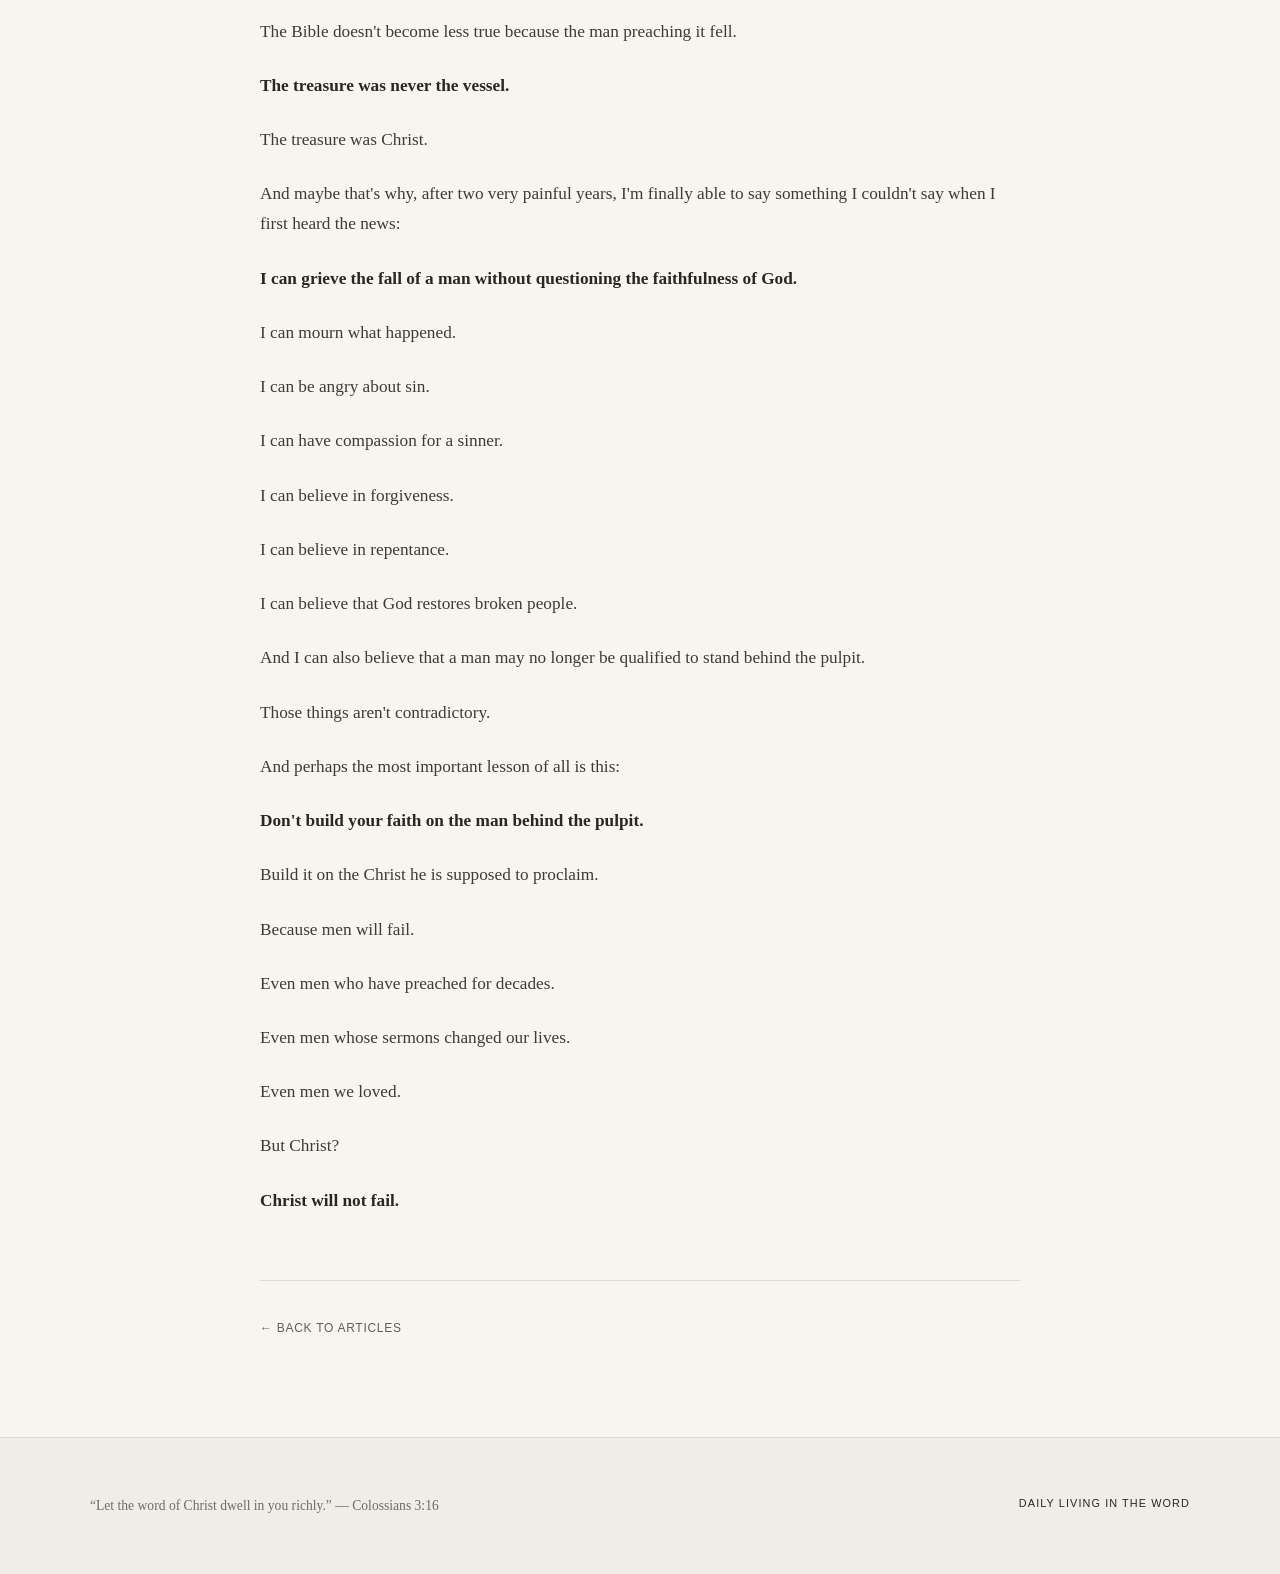
<file: article-pastor-falls.html>
<!DOCTYPE html>
<html lang="en">

<head>

    <meta charset="UTF-8">

    <meta
        name="viewport"
        content="width=device-width, initial-scale=1.0"
    >

    <meta
        name="description"
        content="When a Man of God Falls, What Happens to the People Who Loved Him? A personal reflection on grief, pastoral failure, accountability, and resting our faith in Christ."
    >

    <title>
        When a Man of God Falls, What Happens to the People Who Loved Him? | Daily Living in the Word
    </title>

    <link
        rel="stylesheet"
        href="css/style.css"
    >


    <style>
        /* Keep the full editorial cover visible; never crop its title or footer. */
        figure.article-cover {
            width: 100%;
            max-width: 100%;
            height: auto;
            max-height: none;
            overflow: visible;
            margin: 0 auto 2rem;
        }

        figure.article-cover img {
            display: block;
            width: 100%;
            max-width: 100%;
            height: auto;
            max-height: none;
            object-fit: contain;
            object-position: center;
        }
    </style>

</head>


<body>


<!-- =========================================================
     HEADER
     ========================================================= -->

<header class="site-header">

    <div class="container">

        <a
            class="site-logo"
            href="index.html"
        >
            Daily Living in the Word
        </a>


        <nav class="main-nav">

            <a href="index.html">
                Home
            </a>

            <a
                href="articles.html"
                class="active"
            >
                Articles
            </a>

            <a href="bible.html">
                Bible
            </a>

            <a href="theology.html">
                Theology
            </a>

            <a href="resources.html">
                Resources
            </a>

            <a href="about.html">
                About
            </a>

        </nav>

    </div>

</header>



<!-- =========================================================
     MAIN
     ========================================================= -->

<main>


    <article class="single-article">


        <!-- =================================================
             ARTICLE HEADER
             ================================================= -->

        <header class="page-header">

            <div class="container narrow">

                <p class="eyebrow">
                    CHURCH • REFLECTION
                </p>


                <h1>
                    When a Man of God Falls, What Happens to the People Who Loved Him?
                </h1>


                <p class="page-intro">
                    A personal reflection on grief, pastoral failure, accountability, and learning to rest our faith in Christ rather than the people who proclaim Him.
                </p>


                <p class="article-date">

                    <time datetime="2026-09-30">
                        September 30, 2026
                    </time>

                </p>

            </div>

        </header>



        <!-- =================================================
             ARTICLE CONTENT
             ================================================= -->

        <section class="single-article-content">

            <div class="container narrow">


                <!-- ARTICLE COVER -->

                <figure class="article-cover">

                    <img
                        src="images/pastor-falls-cover.png"
                        alt="When a Man of God Falls, What Happens to the People Who Loved Him? article cover"
                    >

                </figure>



                <!-- ARTICLE BODY -->

                <div class="article-body">

<h2>When a Man of God Falls, What Happens to the People Who Loved Him?</h2>

<p>I never knew Steven Lawson personally.</p>

<p>But I loved his preaching.</p>

<p>And maybe that's why his fall affected me as much as it did.</p>

<p>I was actually going through his series on Romans when the news came out about his adultery.</p>

<p>Let's call it what it was.</p>

<p>Adultery.</p>

<p>I remember feeling absolutely crushed.</p>

<p>Not disappointed.</p>

<p>Not merely surprised.</p>

<p><strong>Crushed.</strong></p>

<p>There was something deeply unsettling about watching a man whose sermons had fed me spiritually suddenly fall into something so serious.</p>

<p>And then came a thought that frightened me:</p>

<p><strong>If a man who has preached the Word for so many years can fall like this, what is stopping a simple woman like me from falling?</strong></p>

<p>That question stayed with me.</p>

<p>I think I may have even gone into a short period of depression.</p>

<p>Because suddenly, the people I had looked up to didn't seem as secure as I had imagined them to be.</p>

<h2>I was angry</h2>

<p>And honestly?</p>

<p>At first, I was angry at everyone else.</p>

<p>His sermons were removed.</p>

<p>His ministry was stopped.</p>

<p>Everything seemed to happen so quickly.</p>

<p>It felt like we weren't even given time to grieve.</p>

<p>One day, his sermons were there.</p>

<p>Then they weren't.</p>

<p>It was almost as if he had been erased from the internet.</p>

<p>I remember wondering:</p>

<p><strong>Was this right?</strong></p>

<p>Shouldn't there have been more grace?</p>

<p>Shouldn't there have been more time?</p>

<p>What about all the people who had been genuinely helped by his preaching?</p>

<p>What about people like me?</p>

<p>I wasn't defending adultery.</p>

<p>I knew it was wrong.</p>

<p>But I was grieving.</p>

<p>And I don't think I understood then that <strong>grieving the fall of a pastor and believing that he should be removed from ministry are not contradictory things.</strong></p>

<p>I didn't understand that yet.</p>

<h2>Then, two years later, it happened again.</h2>

<p>Except this time, it wasn't Steven Lawson.</p>

<p>It was a pastor here in India.</p>

<p>A Reformed pastor whose preaching I loved.</p>

<p>Someone much closer to home.</p>

<p>Someone whose ministry wasn't something I encountered through a screen, but someone connected to a church community I knew.</p>

<p>And once again, there was sexual sin.</p>

<p>He had been travelling around the world without his wife.</p>

<p>And eventually, we found out why.</p>

<p>He had been living in sin for more than a year.</p>

<p>He confessed.</p>

<p>But then something happened that I found incredibly difficult to process.</p>

<p>He turned around and accused the people confronting him of <strong>forcing a confession out of him.</strong></p>

<p>I remember thinking:</p>

<p><strong>What?</strong></p>

<p>And somehow, some people believed him.</p>

<p>Some left with him.</p>

<p>And eventually, he was asked to step away from the church and not return.</p>

<p>But instead of simply stepping away, he began a Bible study in his home with those who had left with him.</p>

<p>And suddenly, I felt like I was watching the same story again.</p>

<p>Except this time, I was watching it from the inside.</p>

<p>These weren't distant names on the internet.</p>

<p>These were people we knew.</p>

<p>People we loved.</p>

<p>People we prayed with.</p>

<p>And it hurt in a completely different way.</p>

<h2>And then I understood something I hadn't understood two years earlier.</h2>

<p>I understood why the church had acted the way it did with Lawson.</p>

<p>I understood why a man cannot simply return to the pulpit because he is gifted.</p>

<p>I understood why the church has to take pastoral qualifications seriously.</p>

<p>Because the Bible doesn't say:</p>

<p><em>"An overseer should be a really good preacher."</em></p>

<p>It says he must be <strong>above reproach.</strong></p>

<p>He must be <strong>the husband of one wife.</strong></p>

<p>His character matters.</p>

<p>His home matters.</p>

<p>His reputation matters.</p>

<p>His faithfulness matters.</p>

<p>The qualifications in 1 Timothy 3 and Titus 1 aren't suggestions for an ideal pastor.</p>

<p>They are qualifications for the office.</p>

<p>And suddenly, something that had once seemed harsh to me started making sense.</p>

<h2>A good sermon doesn't qualify a man for the pulpit.</h2>

<p>This is probably one of the hardest things I've had to learn.</p>

<p>A man can preach brilliantly.</p>

<p>He can explain Scripture beautifully.</p>

<p>He can write books.</p>

<p>He can have decades of ministry behind him.</p>

<p>He can preach Romans in a way that makes you fall in love with the doctrines of grace all over again.</p>

<p>And he can still fall into terrible sin.</p>

<p>Because giftedness and godliness are not the same thing.</p>

<p>Knowledge and character are not the same thing.</p>

<p>A ministry platform is not proof of spiritual maturity.</p>

<p>And a man's ability to preach God's Word does not give him permission to violate God's Word in his own life.</p>

<p>That is painful to admit.</p>

<p>Especially when you loved his preaching.</p>

<h2>But here's where I had to learn another difficult distinction.</h2>

<p><strong>Forgiveness is not the same thing as restoration to office.</strong></p>

<p>A man can repent.</p>

<p>A man can be forgiven.</p>

<p>A man can be restored to fellowship with God's people.</p>

<p>And yet that does not necessarily mean he should return to pastoral ministry.</p>

<p>I think I used to see removal from ministry as almost the opposite of grace.</p>

<p>Now I don't.</p>

<p>Sometimes grace looks like telling the truth.</p>

<p>Sometimes grace looks like consequences.</p>

<p>Sometimes grace looks like protecting the sheep.</p>

<p>Sometimes grace looks like saying:</p>

<p><strong>"We love you, but you cannot continue in this office."</strong></p>

<p>That's not the church saying that God's grace isn't big enough.</p>

<p>It's the church taking God's qualifications seriously.</p>

<h2>And yet, I still don't want to become cynical.</h2>

<p>That's important to me.</p>

<p>Because there's another danger here.</p>

<p>When a pastor falls, it is easy to become suspicious of every pastor.</p>

<p>To think every man is secretly hiding something.</p>

<p>To assume every ministry is fake.</p>

<p>To stop trusting anyone.</p>

<p>I don't want to go there.</p>

<p>The answer to discovering that a shepherd can fall isn't to stop believing in shepherds.</p>

<p>It's to remember that <strong>Christ is the Chief Shepherd.</strong></p>

<p>Pastors are under-shepherds.</p>

<p>They are sinners.</p>

<p>They need grace.</p>

<p>They need accountability.</p>

<p>They need brothers who will tell them the truth.</p>

<p>They need churches willing to confront them when they sin.</p>

<p>And they need to remember that standing behind a pulpit doesn't make them incapable of falling.</p>

<h2>And perhaps that's what scared me the most in the beginning.</h2>

<p>Not just that <em>he</em> fell.</p>

<p>But that <strong>I could fall too.</strong></p>

<p>That thought still scares me.</p>

<p>I don't want to look at someone else's sin and think,</p>

<p><em>"I would never do that."</em></p>

<p>Because Scripture gives us a much more sobering warning:</p>

<blockquote class="pull-quote">"Let anyone who thinks that he stands take heed lest he fall."<br>
— 1 Corinthians 10:12</blockquote>

<p>So my prayer has changed.</p>

<p>I don't pray,</p>

<p><em>"Lord, make me the kind of Christian who could never fall."</em></p>

<p>I pray,</p>

<p><strong>"Lord, keep me."</strong></p>

<p>Keep me humble.</p>

<p>Keep me close to Your Word.</p>

<p>Keep me accountable.</p>

<p>Keep me from secret sin.</p>

<p>Keep me from loving something more than I love You.</p>

<p>Keep me from thinking that years of Christianity make me immune to temptation.</p>

<p>Keep me from believing that I am stronger than the people who have fallen.</p>

<p>Because I'm not.</p>

<p>I need grace just as much as they do.</p>

<h2>There is still something I am grateful for.</h2>

<p>I don't personally know everything that happened behind the scenes in Steven Lawson's confession.</p>

<p>And I don't want to pretend that I do.</p>

<p>But at least, from what was publicly acknowledged, there was an admission of the adultery.</p>

<p>And I've learned that confession matters.</p>

<p>It doesn't erase consequences.</p>

<p>It doesn't automatically restore someone to ministry.</p>

<p>It doesn't undo the damage.</p>

<p>But there is something very different between saying,</p>

<p><strong>"I sinned."</strong></p>

<p>and saying,</p>

<p><strong>"You forced me to admit that I sinned."</strong></p>

<p>One is an acknowledgment of guilt.</p>

<p>The other shifts the focus onto the people confronting the sin.</p>

<p>And watching those two situations unfold has made that distinction painfully clear to me.</p>

<h2>Two years ago, I was asking, "Why did they remove him?"</h2>

<p>Now I'm asking a different question.</p>

<p><strong>"Why would we ever expect them not to?"</strong></p>

<p>Not because I don't believe in grace.</p>

<p>But because I believe the qualifications God gave for pastors actually mean something.</p>

<p>Above reproach.</p>

<p>Husband of one wife.</p>

<p>Faithful.</p>

<p>Self-controlled.</p>

<p>Respectable.</p>

<p>Able to teach.</p>

<p>Not arrogant.</p>

<p>Not violent.</p>

<p>Not greedy.</p>

<p>A man whose life can withstand examination.</p>

<p>Those qualifications aren't there because pastors are supposed to be perfect.</p>

<p>They're there because pastors are supposed to be <strong>qualified</strong>.</p>

<p>And when serious, disqualifying sin becomes evident, the church has a responsibility to take that seriously.</p>

<h2>I don't know what the future holds for either man.</h2>

<p>And perhaps it isn't my place to determine it.</p>

<p>God knows their hearts far better than I ever could.</p>

<p>My responsibility is different.</p>

<p>To learn.</p>

<p>To grieve.</p>

<p>To pray.</p>

<p>To take sin seriously.</p>

<p>To take grace seriously.</p>

<p>To never put a pastor where only Christ belongs.</p>

<p>Because that's ultimately what I had to learn.</p>

<p>I loved the sermons.</p>

<p>I loved the teaching.</p>

<p>I was helped by the ministry.</p>

<p>And none of that needs to be rewritten.</p>

<p>God can use a man's preaching even when that man later proves unfaithful.</p>

<p>The truth he preached doesn't become false because the preacher sinned.</p>

<p>The gospel doesn't collapse because the messenger failed to live up to it.</p>

<p>The Bible doesn't become less true because the man preaching it fell.</p>

<p><strong>The treasure was never the vessel.</strong></p>

<p>The treasure was Christ.</p>

<p>And maybe that's why, after two very painful years, I'm finally able to say something I couldn't say when I first heard the news:</p>

<p><strong>I can grieve the fall of a man without questioning the faithfulness of God.</strong></p>

<p>I can mourn what happened.</p>

<p>I can be angry about sin.</p>

<p>I can have compassion for a sinner.</p>

<p>I can believe in forgiveness.</p>

<p>I can believe in repentance.</p>

<p>I can believe that God restores broken people.</p>

<p>And I can also believe that a man may no longer be qualified to stand behind the pulpit.</p>

<p>Those things aren't contradictory.</p>

<p>And perhaps the most important lesson of all is this:</p>

<p><strong>Don't build your faith on the man behind the pulpit.</strong></p>

<p>Build it on the Christ he is supposed to proclaim.</p>

<p>Because men will fail.</p>

<p>Even men who have preached for decades.</p>

<p>Even men whose sermons changed our lives.</p>

<p>Even men we loved.</p>

<p>But Christ?</p>

<p><strong>Christ will not fail.</strong></p>

                </div>


                </div>



                <!-- ARTICLE FOOTER -->

                <footer class="article-footer">

                    <a
                        href="articles.html"
                        class="back-link"
                    >
                        ← Back to Articles
                    </a>

                </footer>


            </div>

        </section>

    </article>


</main>



<!-- =========================================================
     FOOTER
     ========================================================= -->

<footer class="site-footer">

    <div class="container">

        <p>
            “Let the word of Christ dwell in you richly.”
            — Colossians 3:16
        </p>


        <p class="footer-brand">
            Daily Living in the Word
        </p>

    </div>

</footer>


</body>

</html>
</file>
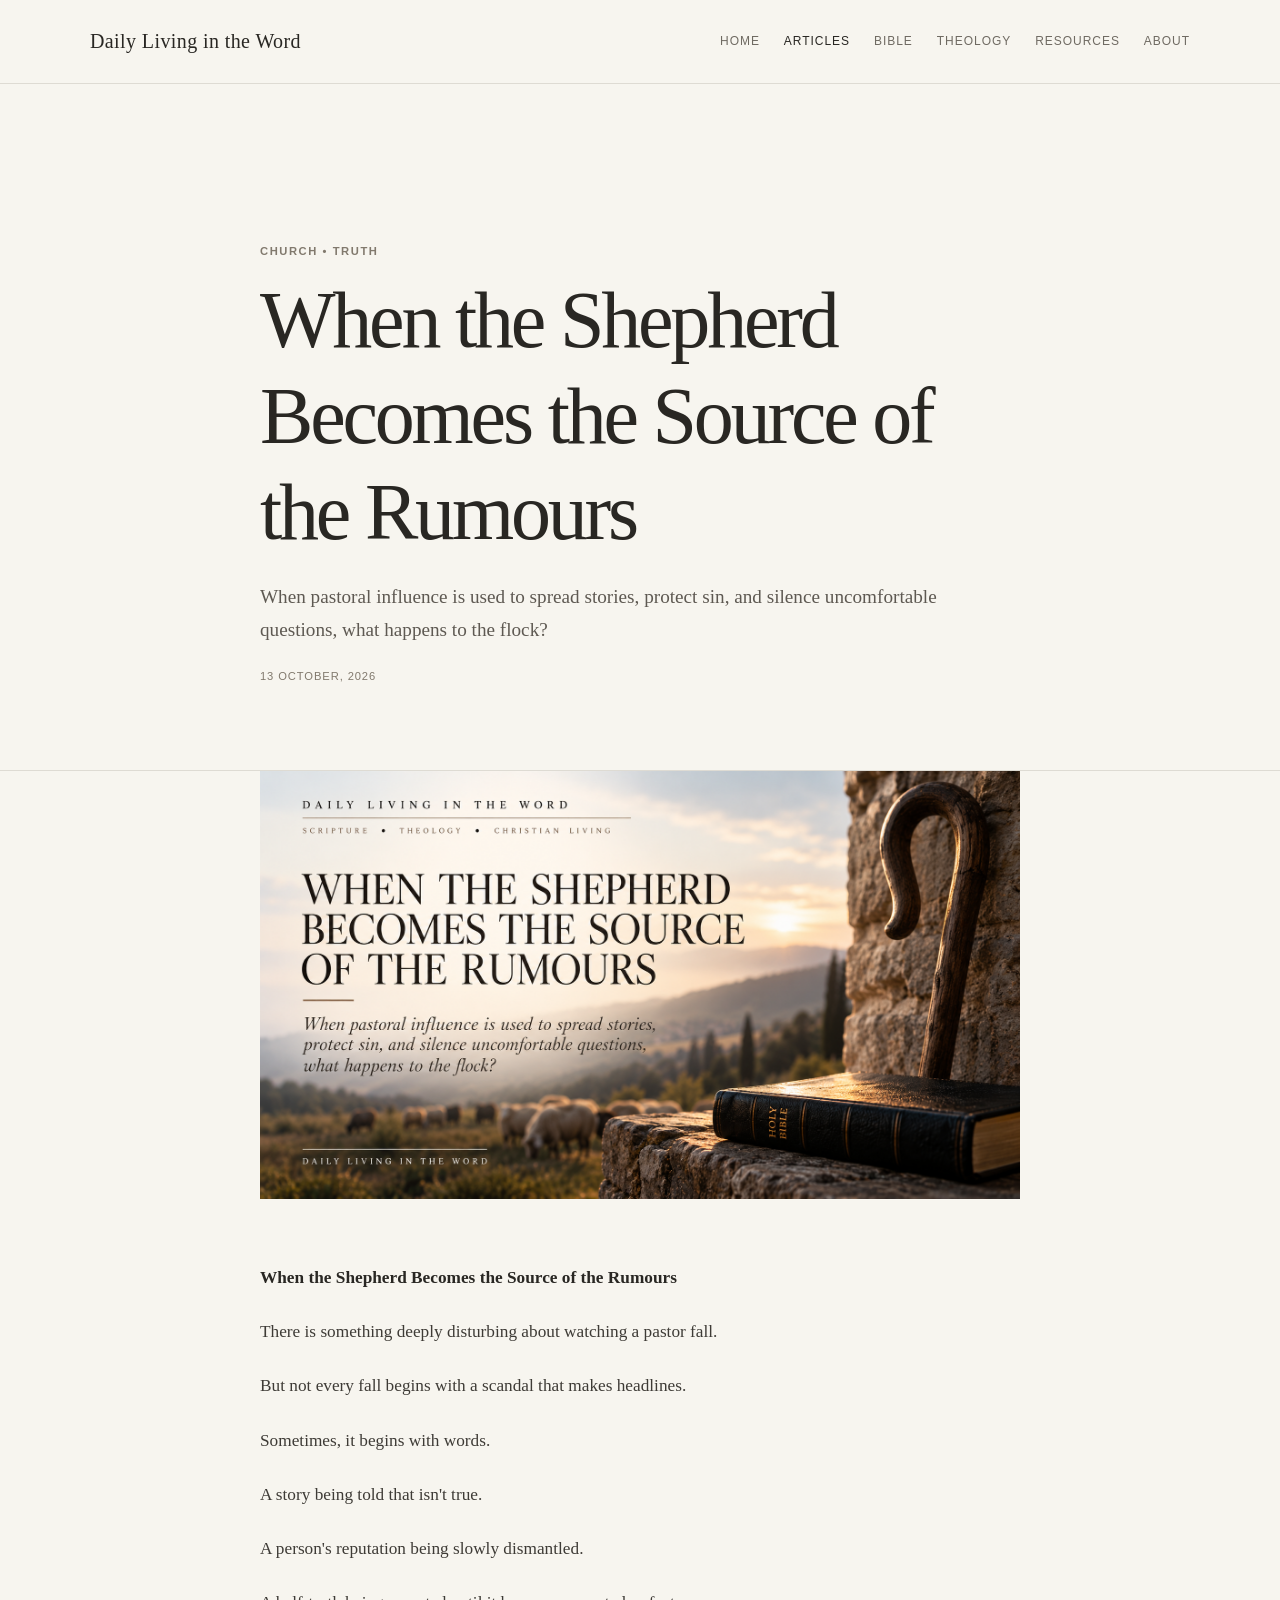
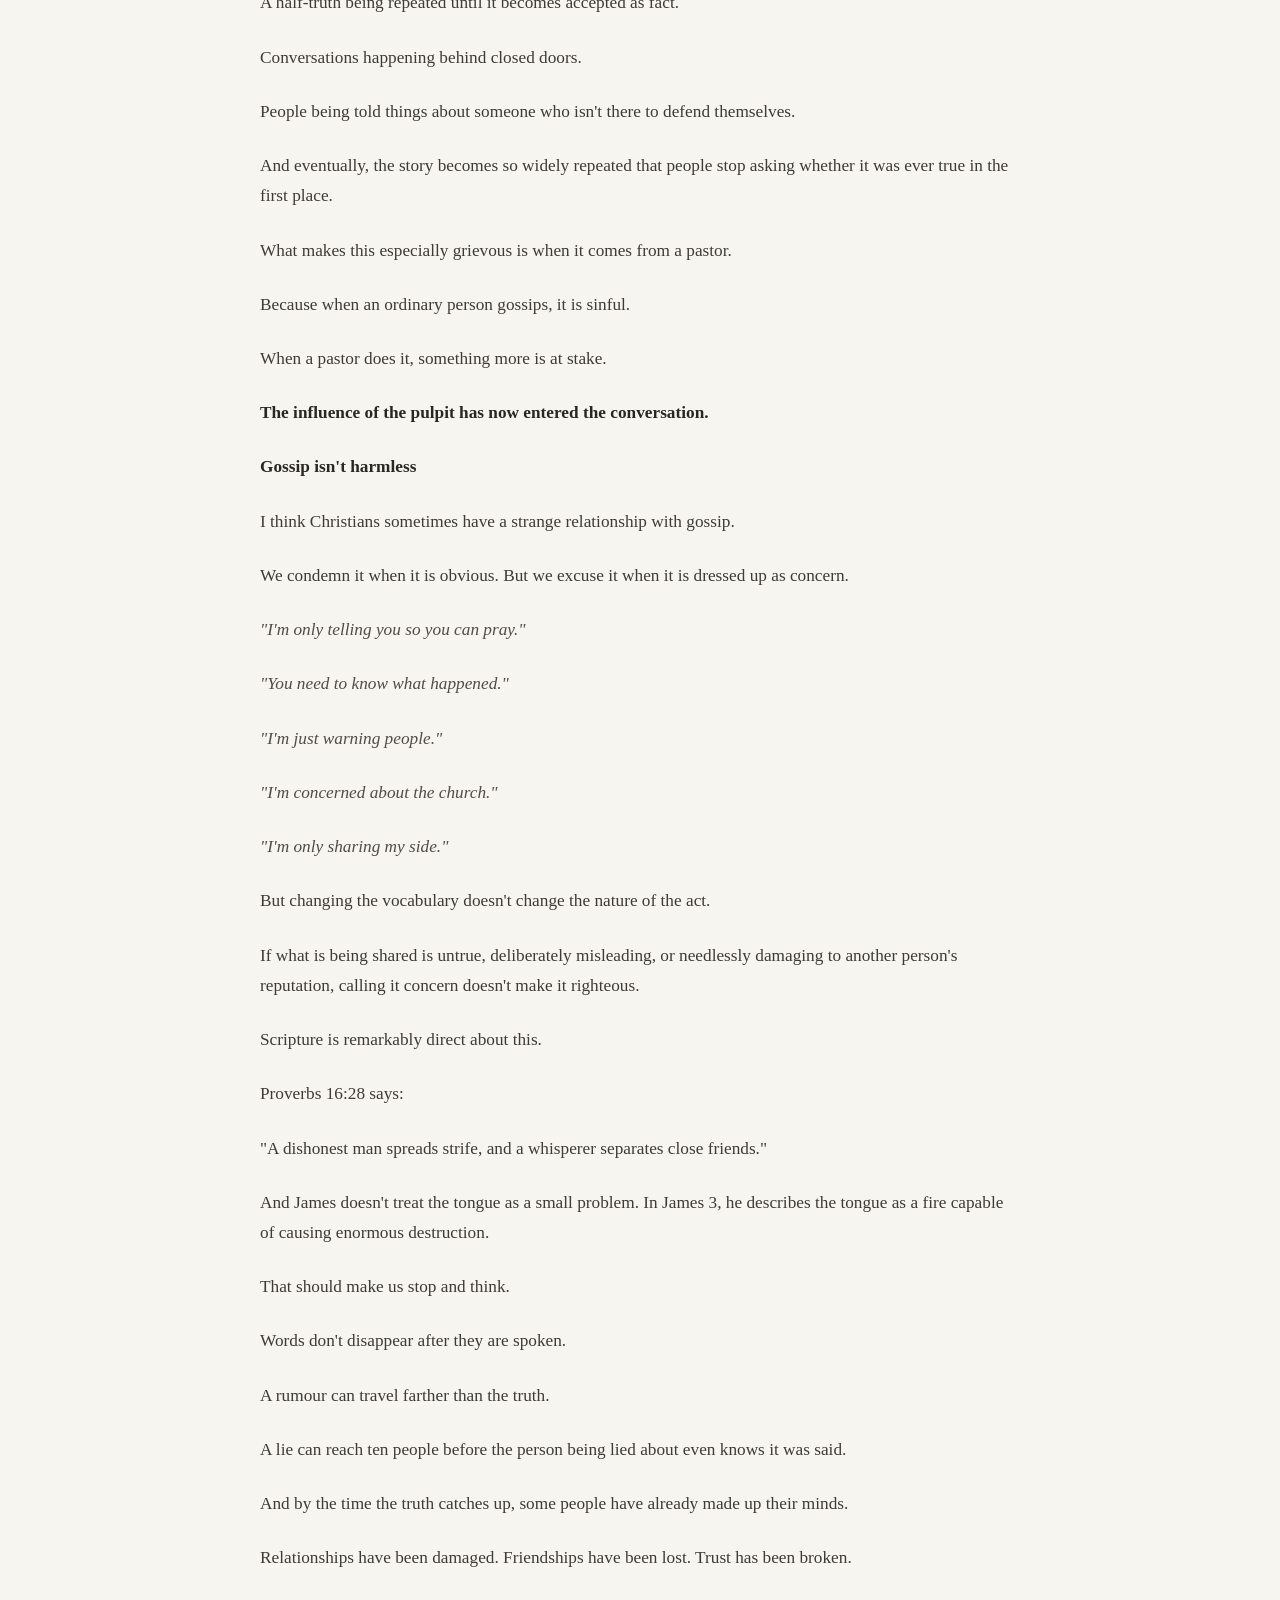
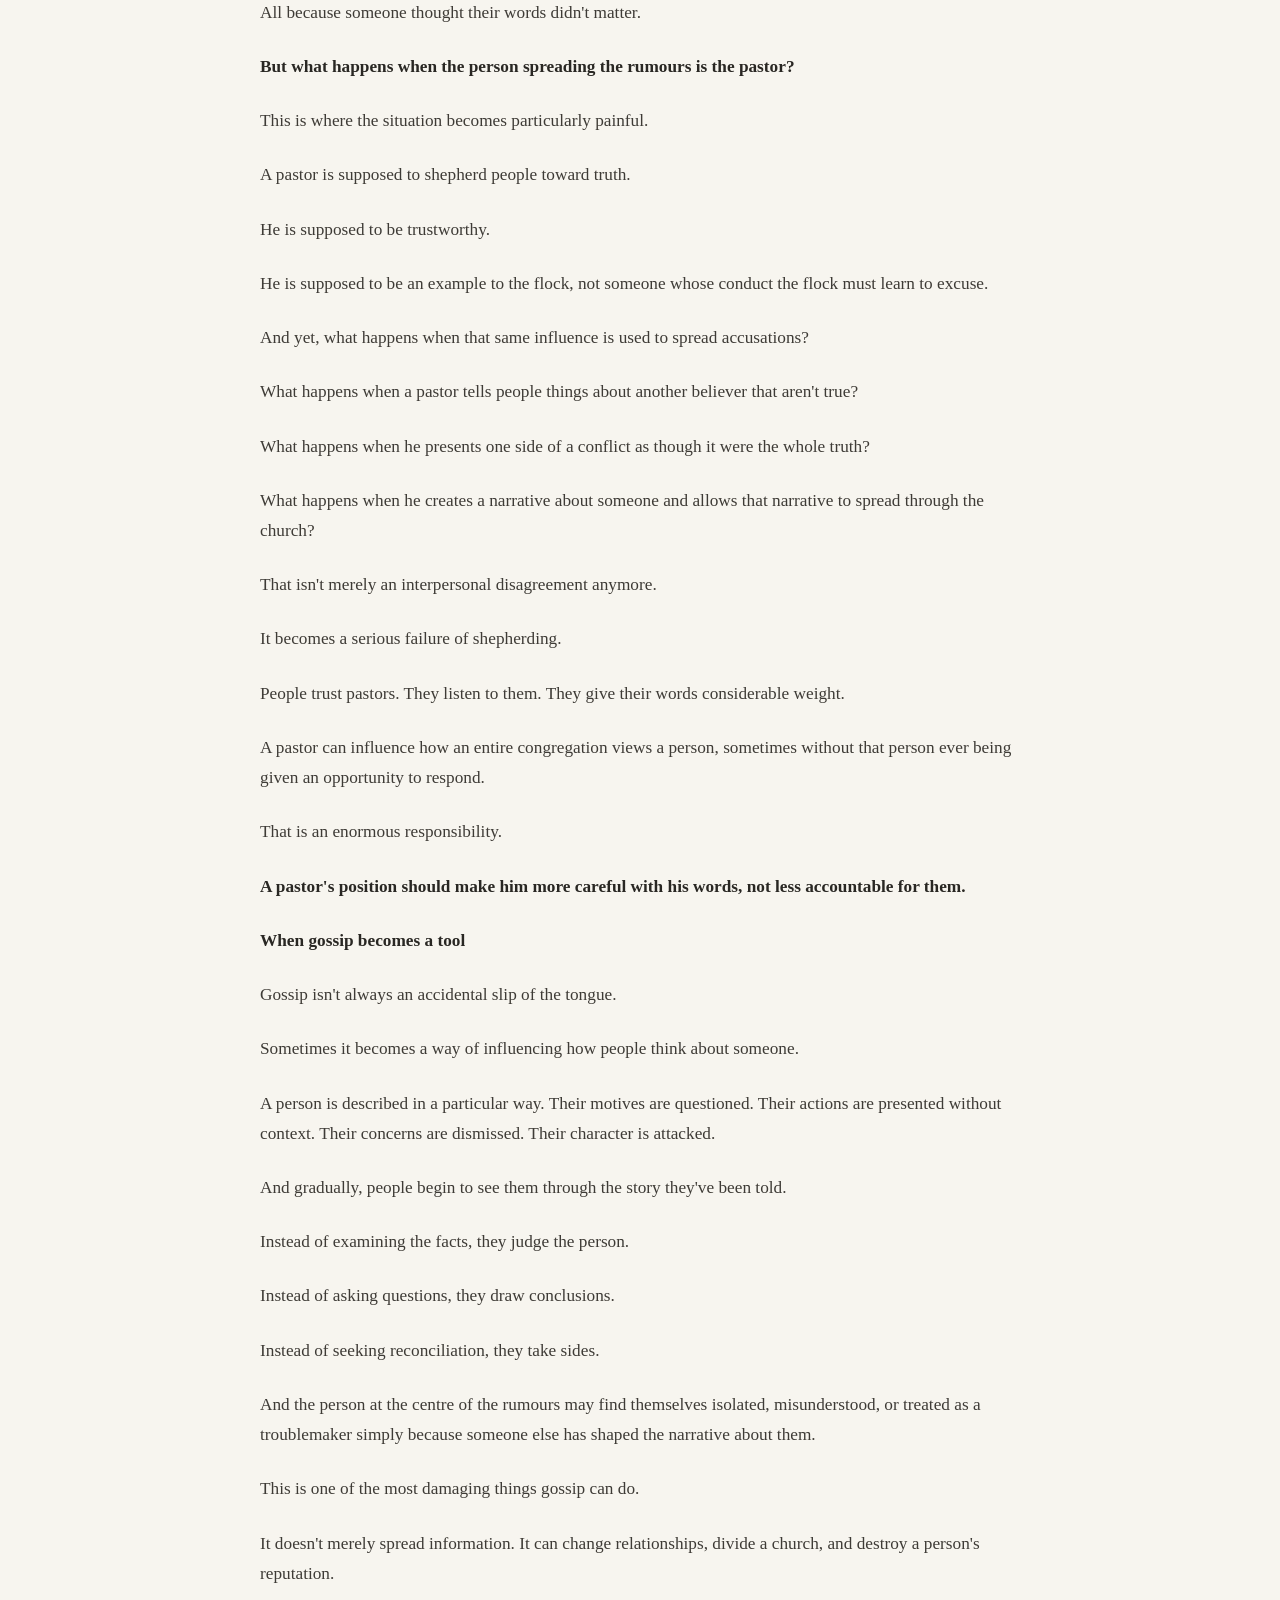
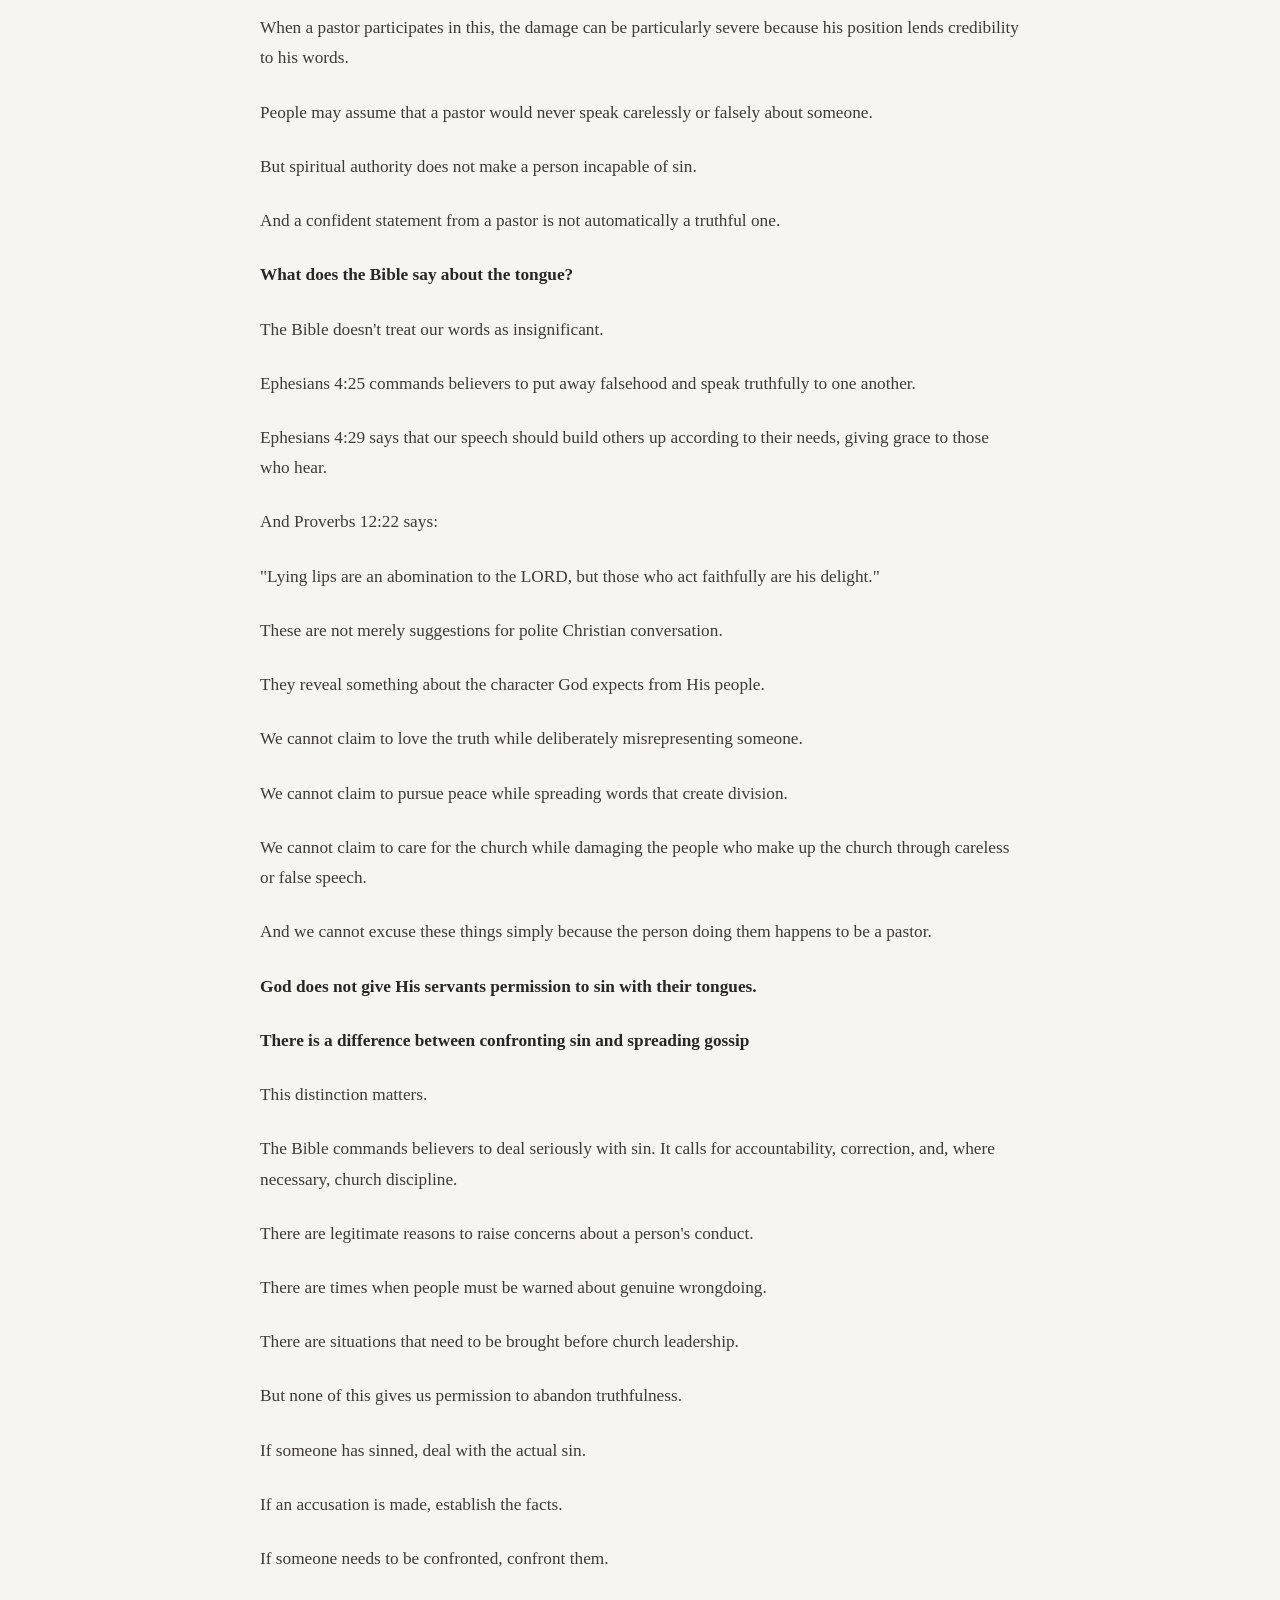
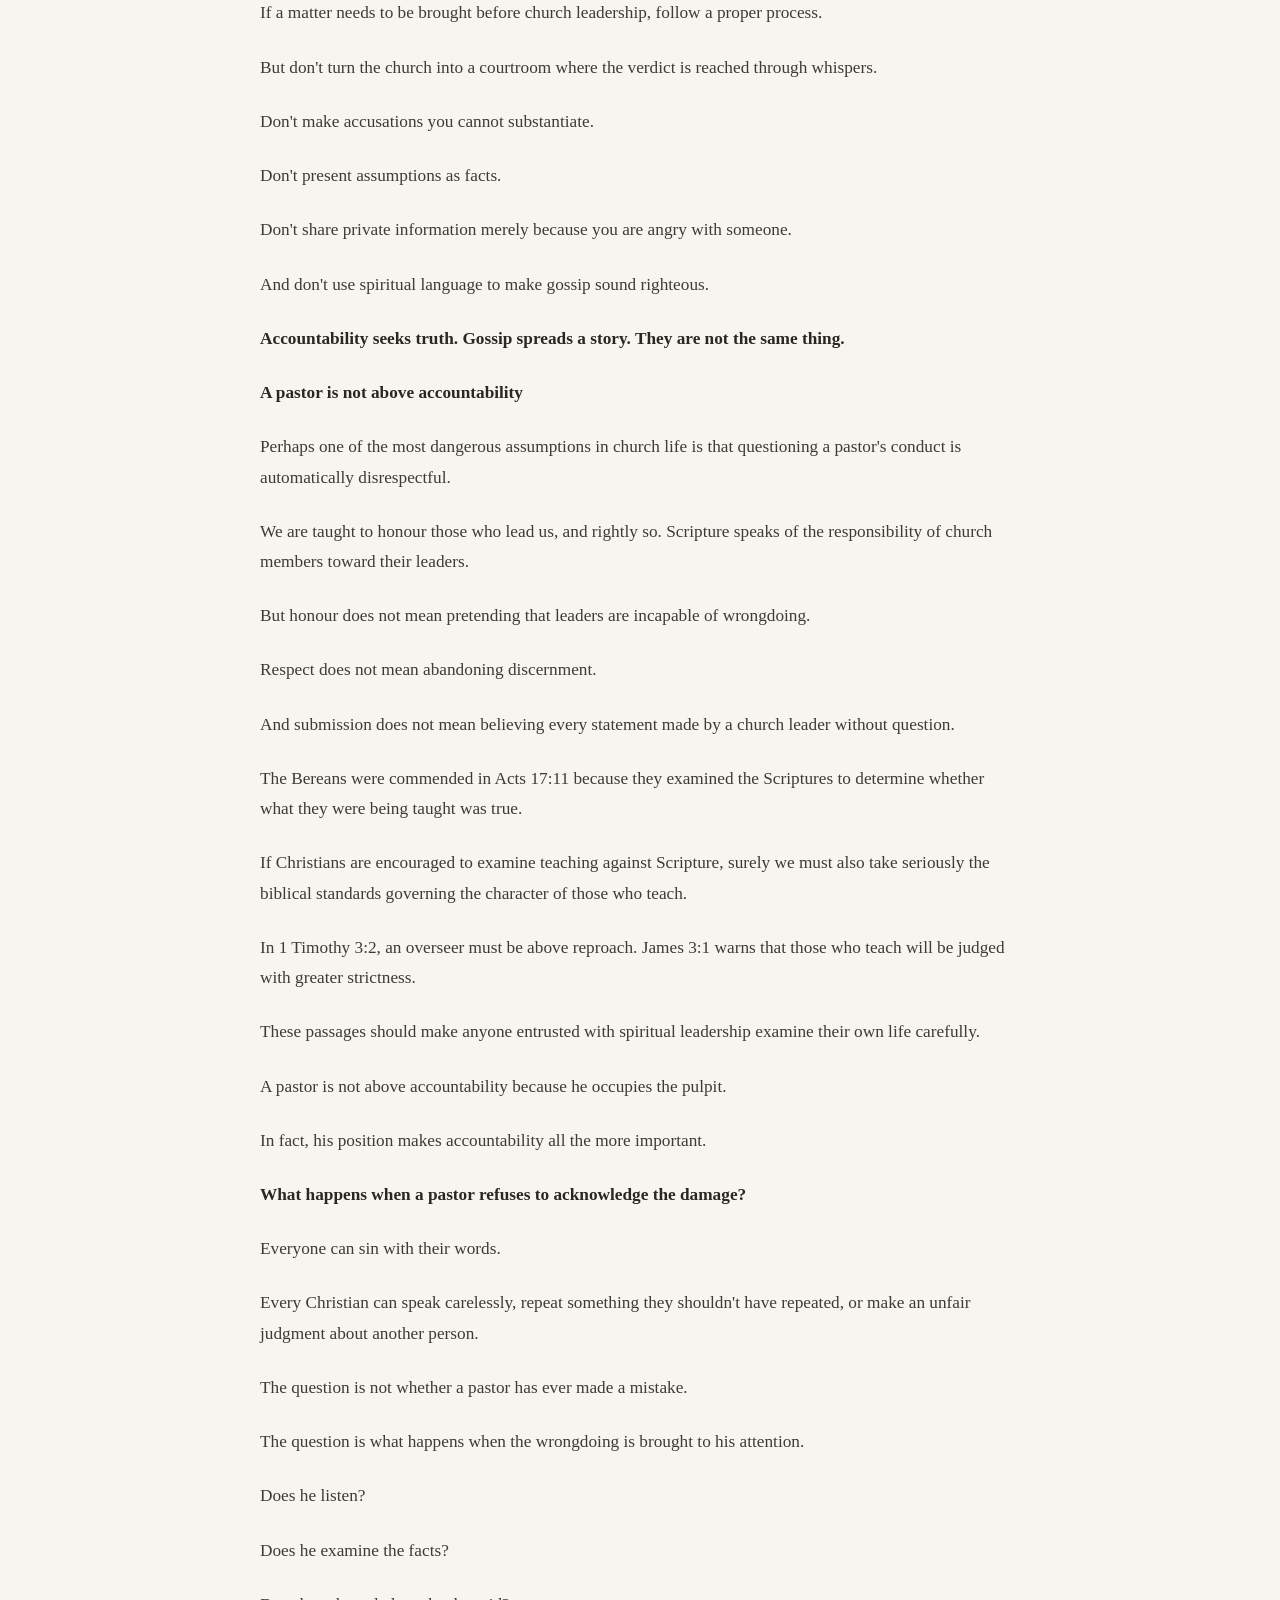
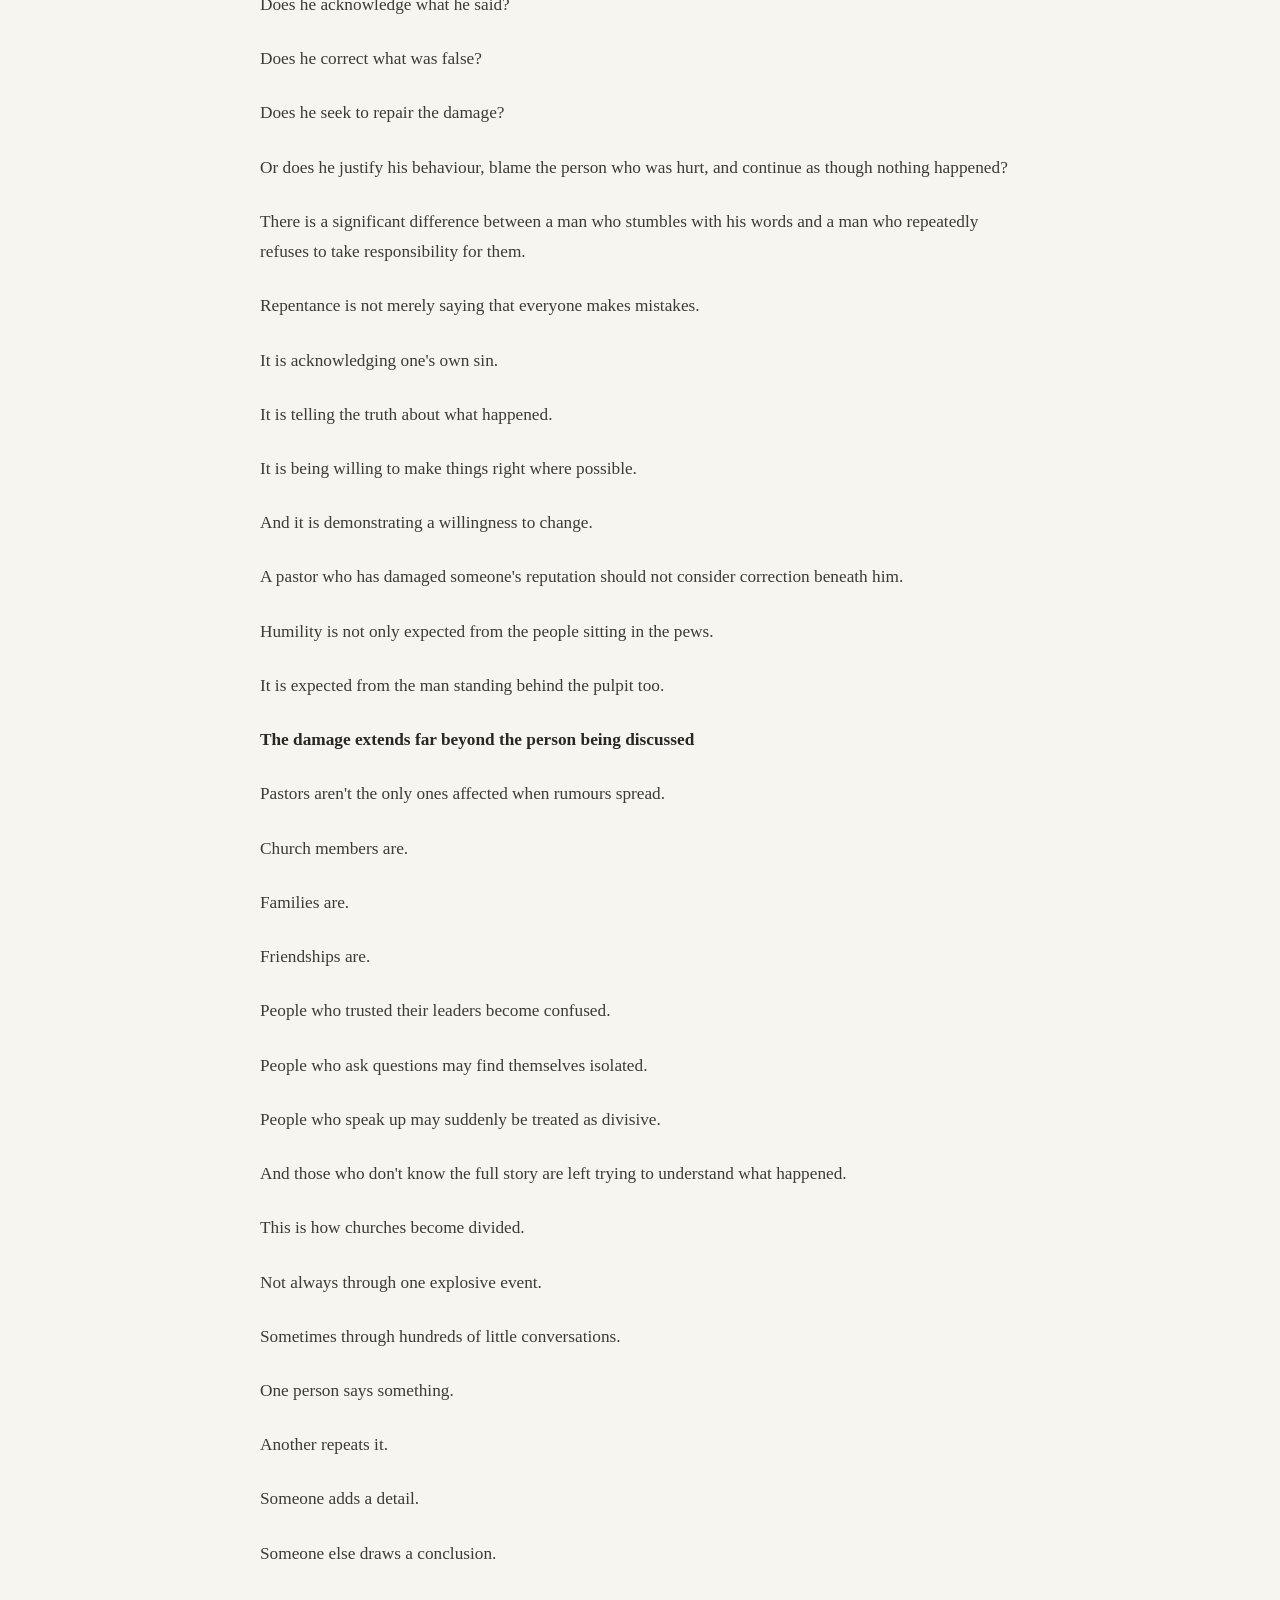
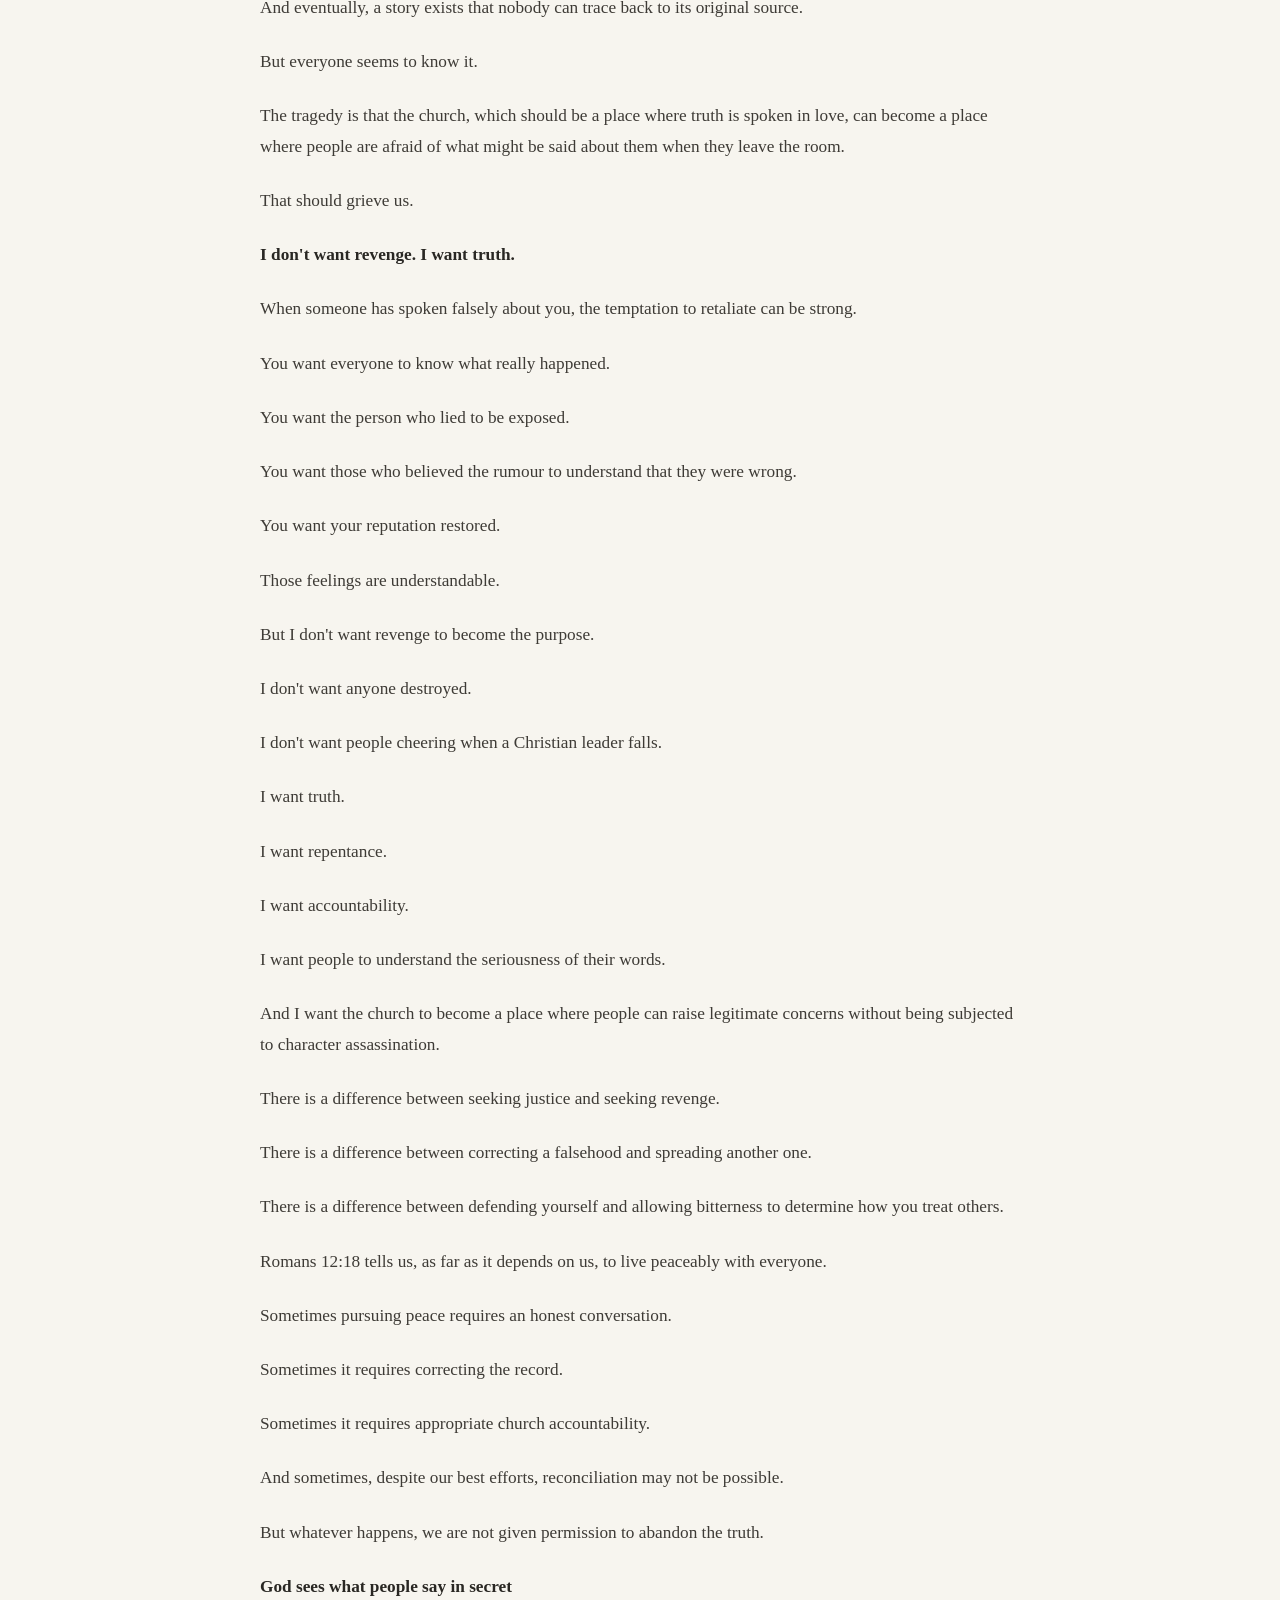
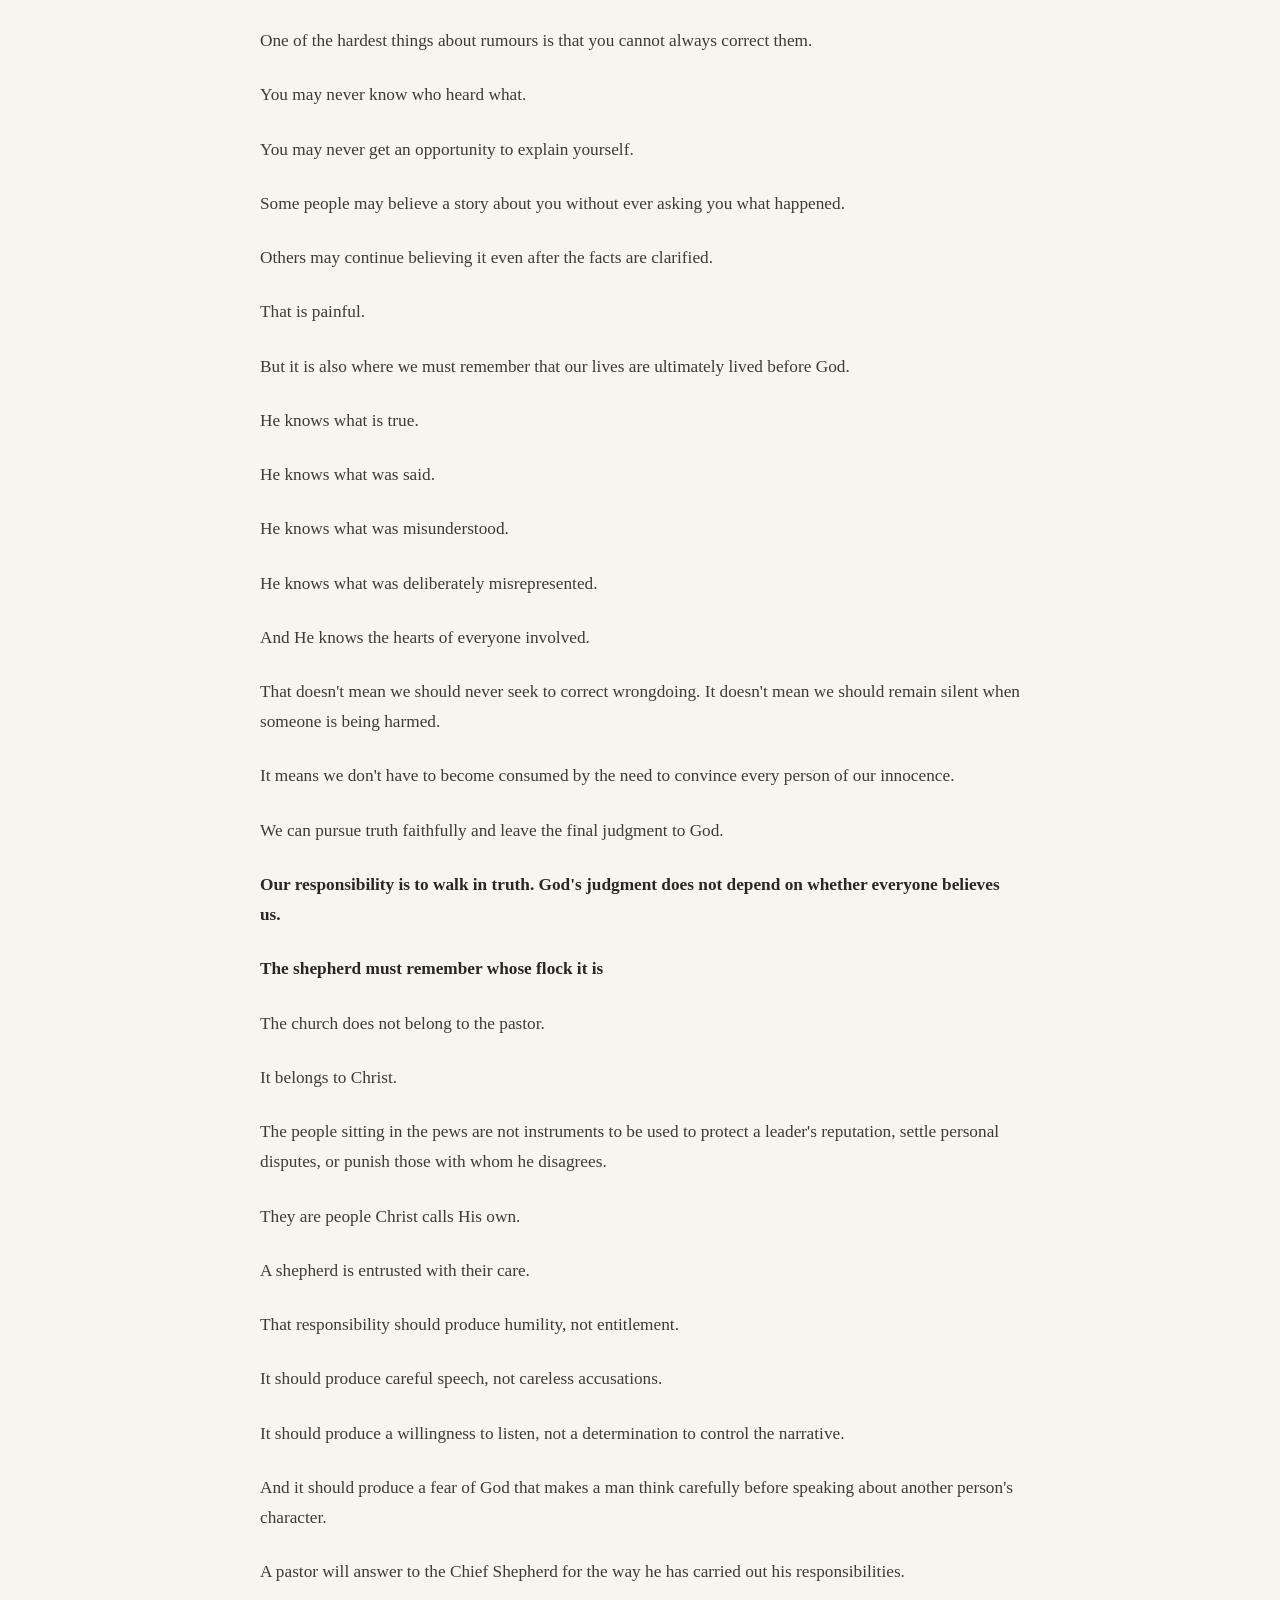
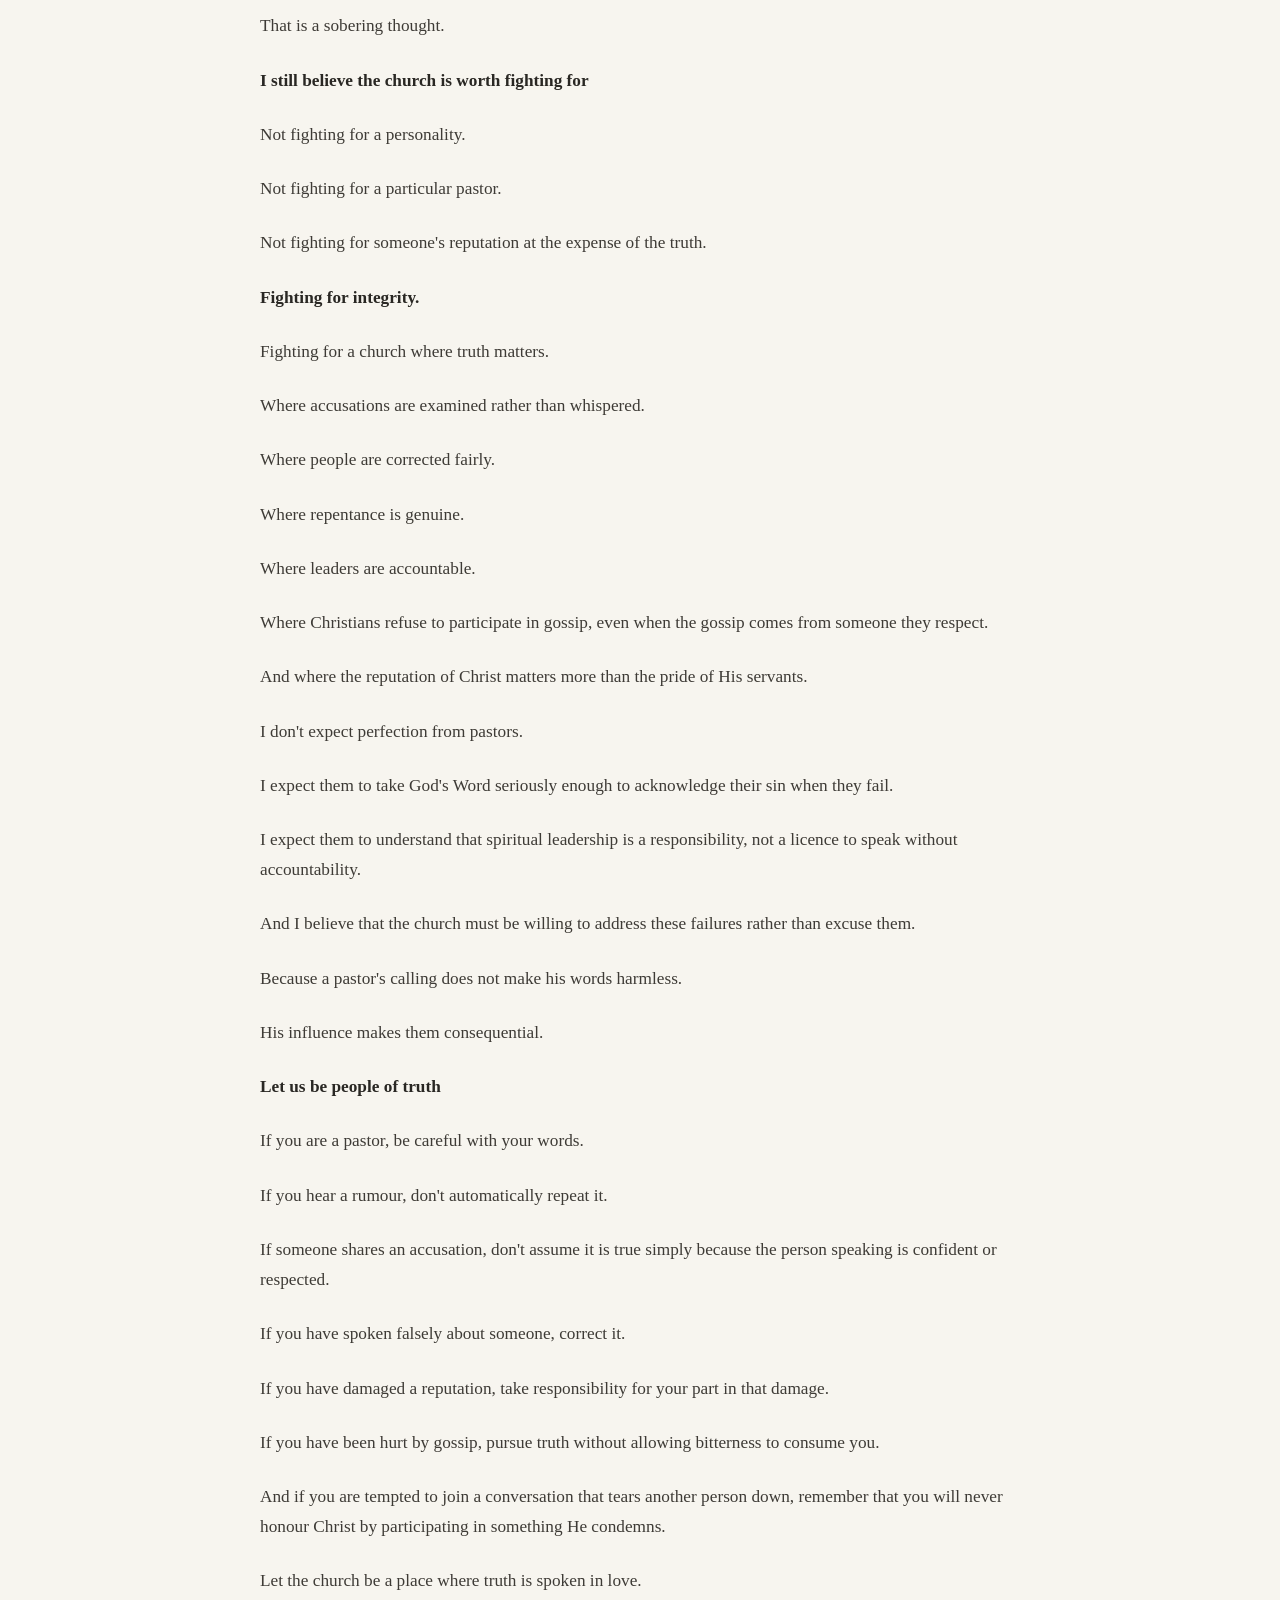
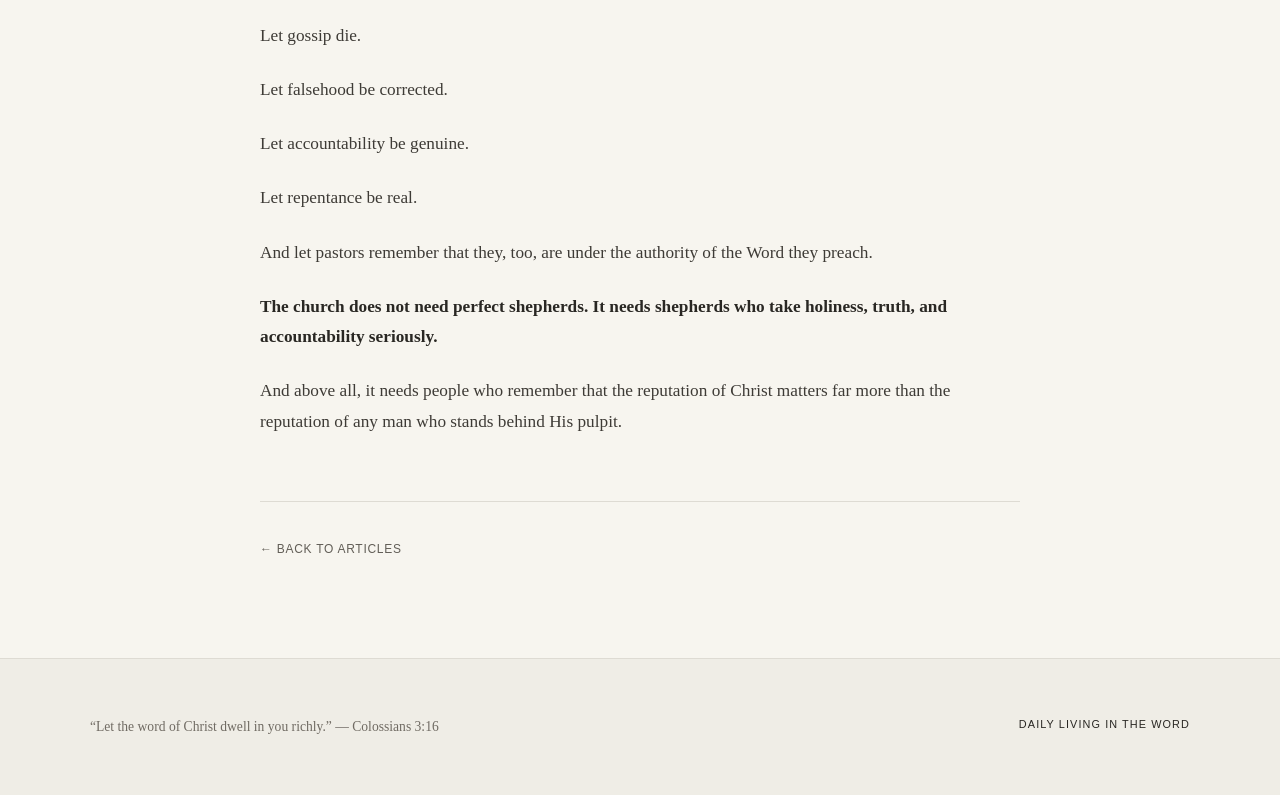
<file: article-shepherd-rumours.html>
<!DOCTYPE html>
<html lang="en">

<head>

    <meta charset="UTF-8">

    <meta
        name="viewport"
        content="width=device-width, initial-scale=1.0"
    >

    <meta
        name="description"
        content="When the Shepherd Becomes the Source of the Rumours — A reflection on pastoral influence, gossip, truth, accountability, and protecting the flock."
    >

    <title>
        When the Shepherd Becomes the Source of the Rumours | Daily Living in the Word
    </title>

    <link
        rel="stylesheet"
        href="css/style.css"
    >

</head>


<body>


<!-- =========================================================
     HEADER
     ========================================================= -->

<header class="site-header">

    <div class="container">

        <a
            class="site-logo"
            href="index.html"
        >
            Daily Living in the Word
        </a>


        <nav class="main-nav">

            <a href="index.html">
                Home
            </a>

            <a
                href="articles.html"
                class="active"
            >
                Articles
            </a>

            <a href="bible.html">
                Bible
            </a>

            <a href="theology.html">
                Theology
            </a>

            <a href="resources.html">
                Resources
            </a>

            <a href="about.html">
                About
            </a>

        </nav>

    </div>

</header>



<!-- =========================================================
     MAIN
     ========================================================= -->

<main>


    <article class="single-article">


        <!-- =================================================
             ARTICLE HEADER
             ================================================= -->

        <header class="page-header">

            <div class="container narrow">

                <p class="eyebrow">
                    CHURCH • TRUTH
                </p>


                <h1>
                    When the Shepherd Becomes the Source of the Rumours
                </h1>


                <p class="page-intro">
                    When pastoral influence is used to spread stories,
                    protect sin, and silence uncomfortable questions,
                    what happens to the flock?
                </p>


                <p class="article-date">

                    <time datetime="2026-10-13">
                        13 October, 2026
                    </time>

                </p>

            </div>

        </header>



        <!-- =================================================
             ARTICLE CONTENT
             ================================================= -->

        <section class="single-article-content">

            <div class="container narrow">


                <!-- ARTICLE COVER -->

                <figure class="article-cover">

                    <img
                        src="images/shepherd-rumours-cover.png"
                        alt="When the Shepherd Becomes the Source of the Rumours article cover"
                    >

                </figure>



                <!-- ARTICLE BODY -->

                <div class="article-body">


                    <p><strong>When the Shepherd Becomes the Source of the Rumours</strong></p>

                    <p>There is something deeply disturbing about watching a pastor fall.</p>

                    <p>But not every fall begins with a scandal that makes headlines.</p>

                    <p>Sometimes, it begins with words.</p>

                    <p>A story being told that isn&#x27;t true.</p>

                    <p>A person&#x27;s reputation being slowly dismantled.</p>

                    <p>A half-truth being repeated until it becomes accepted as fact.</p>

                    <p>Conversations happening behind closed doors.</p>

                    <p>People being told things about someone who isn&#x27;t there to defend themselves.</p>

                    <p>And eventually, the story becomes so widely repeated that people stop asking whether it was ever true in the first place.</p>

                    <p>What makes this especially grievous is when it comes from a pastor.</p>

                    <p>Because when an ordinary person gossips, it is sinful.</p>

                    <p>When a pastor does it, something more is at stake.</p>

                    <p><strong>The influence of the pulpit has now entered the conversation.</strong></p>

                    <p><strong>Gossip isn&#x27;t harmless</strong></p>

                    <p>I think Christians sometimes have a strange relationship with gossip.</p>

                    <p>We condemn it when it is obvious. But we excuse it when it is dressed up as concern.</p>

                    <p><em>&quot;I&#x27;m only telling you so you can pray.&quot;</em></p>

                    <p><em>&quot;You need to know what happened.&quot;</em></p>

                    <p><em>&quot;I&#x27;m just warning people.&quot;</em></p>

                    <p><em>&quot;I&#x27;m concerned about the church.&quot;</em></p>

                    <p><em>&quot;I&#x27;m only sharing my side.&quot;</em></p>

                    <p>But changing the vocabulary doesn&#x27;t change the nature of the act.</p>

                    <p>If what is being shared is untrue, deliberately misleading, or needlessly damaging to another person&#x27;s reputation, calling it concern doesn&#x27;t make it righteous.</p>

                    <p>Scripture is remarkably direct about this.</p>

                    <p>Proverbs 16:28 says:</p>

                    <p>&quot;A dishonest man spreads strife, and a whisperer separates close friends.&quot;</p>

                    <p>And James doesn&#x27;t treat the tongue as a small problem. In James 3, he describes the tongue as a fire capable of causing enormous destruction.</p>

                    <p>That should make us stop and think.</p>

                    <p>Words don&#x27;t disappear after they are spoken.</p>

                    <p>A rumour can travel farther than the truth.</p>

                    <p>A lie can reach ten people before the person being lied about even knows it was said.</p>

                    <p>And by the time the truth catches up, some people have already made up their minds.</p>

                    <p>Relationships have been damaged. Friendships have been lost. Trust has been broken.</p>

                    <p>All because someone thought their words didn&#x27;t matter.</p>

                    <p><strong>But what happens when the person spreading the rumours is the pastor?</strong></p>

                    <p>This is where the situation becomes particularly painful.</p>

                    <p>A pastor is supposed to shepherd people toward truth.</p>

                    <p>He is supposed to be trustworthy.</p>

                    <p>He is supposed to be an example to the flock, not someone whose conduct the flock must learn to excuse.</p>

                    <p>And yet, what happens when that same influence is used to spread accusations?</p>

                    <p>What happens when a pastor tells people things about another believer that aren&#x27;t true?</p>

                    <p>What happens when he presents one side of a conflict as though it were the whole truth?</p>

                    <p>What happens when he creates a narrative about someone and allows that narrative to spread through the church?</p>

                    <p>That isn&#x27;t merely an interpersonal disagreement anymore.</p>

                    <p>It becomes a serious failure of shepherding.</p>

                    <p>People trust pastors. They listen to them. They give their words considerable weight.</p>

                    <p>A pastor can influence how an entire congregation views a person, sometimes without that person ever being given an opportunity to respond.</p>

                    <p>That is an enormous responsibility.</p>

                    <p><strong>A pastor&#x27;s position should make him more careful with his words, not less accountable for them.</strong></p>

                    <p><strong>When gossip becomes a tool</strong></p>

                    <p>Gossip isn&#x27;t always an accidental slip of the tongue.</p>

                    <p>Sometimes it becomes a way of influencing how people think about someone.</p>

                    <p>A person is described in a particular way. Their motives are questioned. Their actions are presented without context. Their concerns are dismissed. Their character is attacked.</p>

                    <p>And gradually, people begin to see them through the story they&#x27;ve been told.</p>

                    <p>Instead of examining the facts, they judge the person.</p>

                    <p>Instead of asking questions, they draw conclusions.</p>

                    <p>Instead of seeking reconciliation, they take sides.</p>

                    <p>And the person at the centre of the rumours may find themselves isolated, misunderstood, or treated as a troublemaker simply because someone else has shaped the narrative about them.</p>

                    <p>This is one of the most damaging things gossip can do.</p>

                    <p>It doesn&#x27;t merely spread information. It can change relationships, divide a church, and destroy a person&#x27;s reputation.</p>

                    <p>When a pastor participates in this, the damage can be particularly severe because his position lends credibility to his words.</p>

                    <p>People may assume that a pastor would never speak carelessly or falsely about someone.</p>

                    <p>But spiritual authority does not make a person incapable of sin.</p>

                    <p>And a confident statement from a pastor is not automatically a truthful one.</p>

                    <p><strong>What does the Bible say about the tongue?</strong></p>

                    <p>The Bible doesn&#x27;t treat our words as insignificant.</p>

                    <p>Ephesians 4:25 commands believers to put away falsehood and speak truthfully to one another.</p>

                    <p>Ephesians 4:29 says that our speech should build others up according to their needs, giving grace to those who hear.</p>

                    <p>And Proverbs 12:22 says:</p>

                    <p>&quot;Lying lips are an abomination to the LORD, but those who act faithfully are his delight.&quot;</p>

                    <p>These are not merely suggestions for polite Christian conversation.</p>

                    <p>They reveal something about the character God expects from His people.</p>

                    <p>We cannot claim to love the truth while deliberately misrepresenting someone.</p>

                    <p>We cannot claim to pursue peace while spreading words that create division.</p>

                    <p>We cannot claim to care for the church while damaging the people who make up the church through careless or false speech.</p>

                    <p>And we cannot excuse these things simply because the person doing them happens to be a pastor.</p>

                    <p><strong>God does not give His servants permission to sin with their tongues.</strong></p>

                    <p><strong>There is a difference between confronting sin and spreading gossip</strong></p>

                    <p>This distinction matters.</p>

                    <p>The Bible commands believers to deal seriously with sin. It calls for accountability, correction, and, where necessary, church discipline.</p>

                    <p>There are legitimate reasons to raise concerns about a person&#x27;s conduct.</p>

                    <p>There are times when people must be warned about genuine wrongdoing.</p>

                    <p>There are situations that need to be brought before church leadership.</p>

                    <p>But none of this gives us permission to abandon truthfulness.</p>

                    <p>If someone has sinned, deal with the actual sin.</p>

                    <p>If an accusation is made, establish the facts.</p>

                    <p>If someone needs to be confronted, confront them.</p>

                    <p>If a matter needs to be brought before church leadership, follow a proper process.</p>

                    <p>But don&#x27;t turn the church into a courtroom where the verdict is reached through whispers.</p>

                    <p>Don&#x27;t make accusations you cannot substantiate.</p>

                    <p>Don&#x27;t present assumptions as facts.</p>

                    <p>Don&#x27;t share private information merely because you are angry with someone.</p>

                    <p>And don&#x27;t use spiritual language to make gossip sound righteous.</p>

                    <p><strong>Accountability seeks truth. Gossip spreads a story. They are not the same thing.</strong></p>

                    <p><strong>A pastor is not above accountability</strong></p>

                    <p>Perhaps one of the most dangerous assumptions in church life is that questioning a pastor&#x27;s conduct is automatically disrespectful.</p>

                    <p>We are taught to honour those who lead us, and rightly so. Scripture speaks of the responsibility of church members toward their leaders.</p>

                    <p>But honour does not mean pretending that leaders are incapable of wrongdoing.</p>

                    <p>Respect does not mean abandoning discernment.</p>

                    <p>And submission does not mean believing every statement made by a church leader without question.</p>

                    <p>The Bereans were commended in Acts 17:11 because they examined the Scriptures to determine whether what they were being taught was true.</p>

                    <p>If Christians are encouraged to examine teaching against Scripture, surely we must also take seriously the biblical standards governing the character of those who teach.</p>

                    <p>In 1 Timothy 3:2, an overseer must be above reproach. James 3:1 warns that those who teach will be judged with greater strictness.</p>

                    <p>These passages should make anyone entrusted with spiritual leadership examine their own life carefully.</p>

                    <p>A pastor is not above accountability because he occupies the pulpit.</p>

                    <p>In fact, his position makes accountability all the more important.</p>

                    <p><strong>What happens when a pastor refuses to acknowledge the damage?</strong></p>

                    <p>Everyone can sin with their words.</p>

                    <p>Every Christian can speak carelessly, repeat something they shouldn&#x27;t have repeated, or make an unfair judgment about another person.</p>

                    <p>The question is not whether a pastor has ever made a mistake.</p>

                    <p>The question is what happens when the wrongdoing is brought to his attention.</p>

                    <p>Does he listen?</p>

                    <p>Does he examine the facts?</p>

                    <p>Does he acknowledge what he said?</p>

                    <p>Does he correct what was false?</p>

                    <p>Does he seek to repair the damage?</p>

                    <p>Or does he justify his behaviour, blame the person who was hurt, and continue as though nothing happened?</p>

                    <p>There is a significant difference between a man who stumbles with his words and a man who repeatedly refuses to take responsibility for them.</p>

                    <p>Repentance is not merely saying that everyone makes mistakes.</p>

                    <p>It is acknowledging one&#x27;s own sin.</p>

                    <p>It is telling the truth about what happened.</p>

                    <p>It is being willing to make things right where possible.</p>

                    <p>And it is demonstrating a willingness to change.</p>

                    <p>A pastor who has damaged someone&#x27;s reputation should not consider correction beneath him.</p>

                    <p>Humility is not only expected from the people sitting in the pews.</p>

                    <p>It is expected from the man standing behind the pulpit too.</p>

                    <p><strong>The damage extends far beyond the person being discussed</strong></p>

                    <p>Pastors aren&#x27;t the only ones affected when rumours spread.</p>

                    <p>Church members are.</p>

                    <p>Families are.</p>

                    <p>Friendships are.</p>

                    <p>People who trusted their leaders become confused.</p>

                    <p>People who ask questions may find themselves isolated.</p>

                    <p>People who speak up may suddenly be treated as divisive.</p>

                    <p>And those who don&#x27;t know the full story are left trying to understand what happened.</p>

                    <p>This is how churches become divided.</p>

                    <p>Not always through one explosive event.</p>

                    <p>Sometimes through hundreds of little conversations.</p>

                    <p>One person says something.</p>

                    <p>Another repeats it.</p>

                    <p>Someone adds a detail.</p>

                    <p>Someone else draws a conclusion.</p>

                    <p>And eventually, a story exists that nobody can trace back to its original source.</p>

                    <p>But everyone seems to know it.</p>

                    <p>The tragedy is that the church, which should be a place where truth is spoken in love, can become a place where people are afraid of what might be said about them when they leave the room.</p>

                    <p>That should grieve us.</p>

                    <p><strong>I don&#x27;t want revenge. I want truth.</strong></p>

                    <p>When someone has spoken falsely about you, the temptation to retaliate can be strong.</p>

                    <p>You want everyone to know what really happened.</p>

                    <p>You want the person who lied to be exposed.</p>

                    <p>You want those who believed the rumour to understand that they were wrong.</p>

                    <p>You want your reputation restored.</p>

                    <p>Those feelings are understandable.</p>

                    <p>But I don&#x27;t want revenge to become the purpose.</p>

                    <p>I don&#x27;t want anyone destroyed.</p>

                    <p>I don&#x27;t want people cheering when a Christian leader falls.</p>

                    <p>I want truth.</p>

                    <p>I want repentance.</p>

                    <p>I want accountability.</p>

                    <p>I want people to understand the seriousness of their words.</p>

                    <p>And I want the church to become a place where people can raise legitimate concerns without being subjected to character assassination.</p>

                    <p>There is a difference between seeking justice and seeking revenge.</p>

                    <p>There is a difference between correcting a falsehood and spreading another one.</p>

                    <p>There is a difference between defending yourself and allowing bitterness to determine how you treat others.</p>

                    <p>Romans 12:18 tells us, as far as it depends on us, to live peaceably with everyone.</p>

                    <p>Sometimes pursuing peace requires an honest conversation.</p>

                    <p>Sometimes it requires correcting the record.</p>

                    <p>Sometimes it requires appropriate church accountability.</p>

                    <p>And sometimes, despite our best efforts, reconciliation may not be possible.</p>

                    <p>But whatever happens, we are not given permission to abandon the truth.</p>

                    <p><strong>God sees what people say in secret</strong></p>

                    <p>One of the hardest things about rumours is that you cannot always correct them.</p>

                    <p>You may never know who heard what.</p>

                    <p>You may never get an opportunity to explain yourself.</p>

                    <p>Some people may believe a story about you without ever asking you what happened.</p>

                    <p>Others may continue believing it even after the facts are clarified.</p>

                    <p>That is painful.</p>

                    <p>But it is also where we must remember that our lives are ultimately lived before God.</p>

                    <p>He knows what is true.</p>

                    <p>He knows what was said.</p>

                    <p>He knows what was misunderstood.</p>

                    <p>He knows what was deliberately misrepresented.</p>

                    <p>And He knows the hearts of everyone involved.</p>

                    <p>That doesn&#x27;t mean we should never seek to correct wrongdoing. It doesn&#x27;t mean we should remain silent when someone is being harmed.</p>

                    <p>It means we don&#x27;t have to become consumed by the need to convince every person of our innocence.</p>

                    <p>We can pursue truth faithfully and leave the final judgment to God.</p>

                    <p><strong>Our responsibility is to walk in truth. God&#x27;s judgment does not depend on whether everyone believes us.</strong></p>

                    <p><strong>The shepherd must remember whose flock it is</strong></p>

                    <p>The church does not belong to the pastor.</p>

                    <p>It belongs to Christ.</p>

                    <p>The people sitting in the pews are not instruments to be used to protect a leader&#x27;s reputation, settle personal disputes, or punish those with whom he disagrees.</p>

                    <p>They are people Christ calls His own.</p>

                    <p>A shepherd is entrusted with their care.</p>

                    <p>That responsibility should produce humility, not entitlement.</p>

                    <p>It should produce careful speech, not careless accusations.</p>

                    <p>It should produce a willingness to listen, not a determination to control the narrative.</p>

                    <p>And it should produce a fear of God that makes a man think carefully before speaking about another person&#x27;s character.</p>

                    <p>A pastor will answer to the Chief Shepherd for the way he has carried out his responsibilities.</p>

                    <p>That is a sobering thought.</p>

                    <p><strong>I still believe the church is worth fighting for</strong></p>

                    <p>Not fighting for a personality.</p>

                    <p>Not fighting for a particular pastor.</p>

                    <p>Not fighting for someone&#x27;s reputation at the expense of the truth.</p>

                    <p><strong>Fighting for integrity.</strong></p>

                    <p>Fighting for a church where truth matters.</p>

                    <p>Where accusations are examined rather than whispered.</p>

                    <p>Where people are corrected fairly.</p>

                    <p>Where repentance is genuine.</p>

                    <p>Where leaders are accountable.</p>

                    <p>Where Christians refuse to participate in gossip, even when the gossip comes from someone they respect.</p>

                    <p>And where the reputation of Christ matters more than the pride of His servants.</p>

                    <p>I don&#x27;t expect perfection from pastors.</p>

                    <p>I expect them to take God&#x27;s Word seriously enough to acknowledge their sin when they fail.</p>

                    <p>I expect them to understand that spiritual leadership is a responsibility, not a licence to speak without accountability.</p>

                    <p>And I believe that the church must be willing to address these failures rather than excuse them.</p>

                    <p>Because a pastor&#x27;s calling does not make his words harmless.</p>

                    <p>His influence makes them consequential.</p>

                    <p><strong>Let us be people of truth</strong></p>

                    <p>If you are a pastor, be careful with your words.</p>

                    <p>If you hear a rumour, don&#x27;t automatically repeat it.</p>

                    <p>If someone shares an accusation, don&#x27;t assume it is true simply because the person speaking is confident or respected.</p>

                    <p>If you have spoken falsely about someone, correct it.</p>

                    <p>If you have damaged a reputation, take responsibility for your part in that damage.</p>

                    <p>If you have been hurt by gossip, pursue truth without allowing bitterness to consume you.</p>

                    <p>And if you are tempted to join a conversation that tears another person down, remember that you will never honour Christ by participating in something He condemns.</p>

                    <p>Let the church be a place where truth is spoken in love.</p>

                    <p>Let gossip die.</p>

                    <p>Let falsehood be corrected.</p>

                    <p>Let accountability be genuine.</p>

                    <p>Let repentance be real.</p>

                    <p>And let pastors remember that they, too, are under the authority of the Word they preach.</p>

                    <p><strong>The church does not need perfect shepherds. It needs shepherds who take holiness, truth, and accountability seriously.</strong></p>

                    <p>And above all, it needs people who remember that the reputation of Christ matters far more than the reputation of any man who stands behind His pulpit.</p>


                </div>



                <!-- ARTICLE FOOTER -->

                <footer class="article-footer">

                    <a
                        href="articles.html"
                        class="back-link"
                    >
                        ← Back to Articles
                    </a>

                </footer>


            </div>

        </section>

    </article>


</main>



<!-- =========================================================
     FOOTER
     ========================================================= -->

<footer class="site-footer">

    <div class="container">

        <p>
            “Let the word of Christ dwell in you richly.”
            — Colossians 3:16
        </p>


        <p class="footer-brand">
            Daily Living in the Word
        </p>

    </div>

</footer>


</body>

</html>
</file>
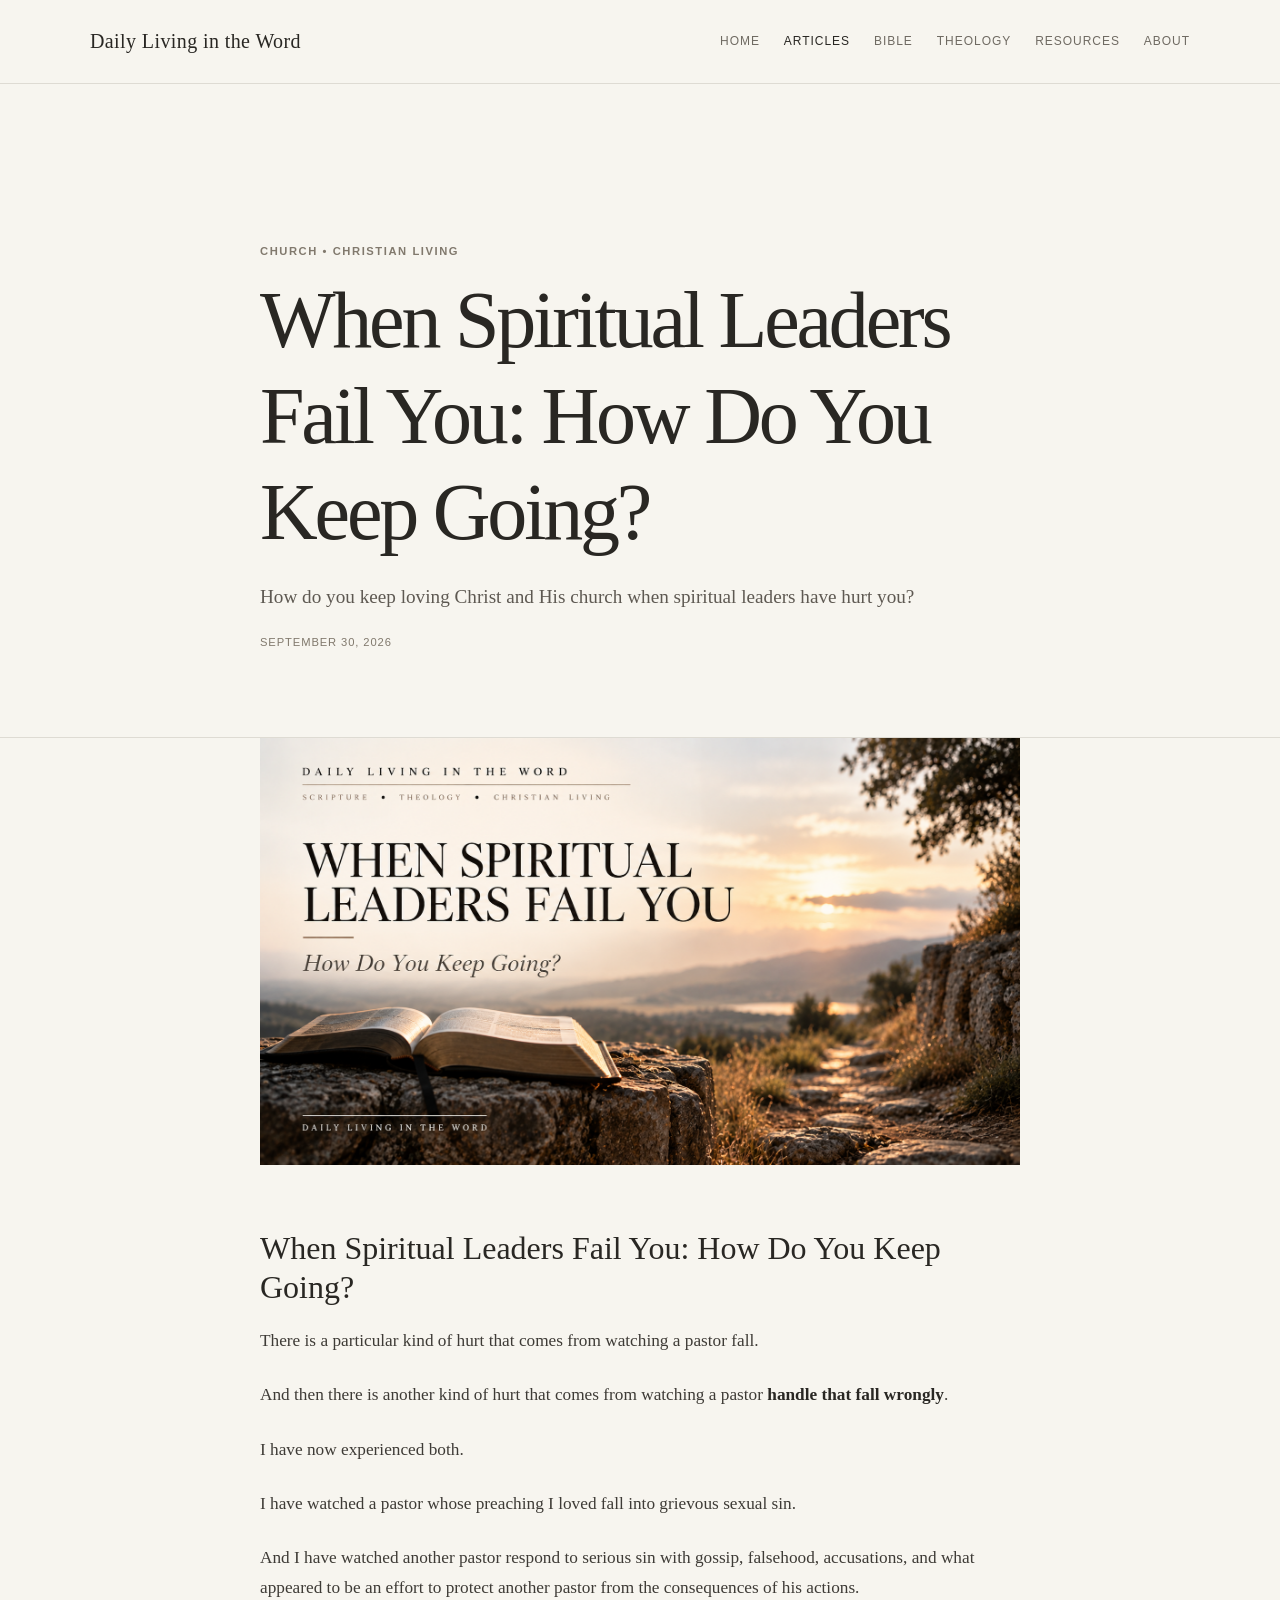
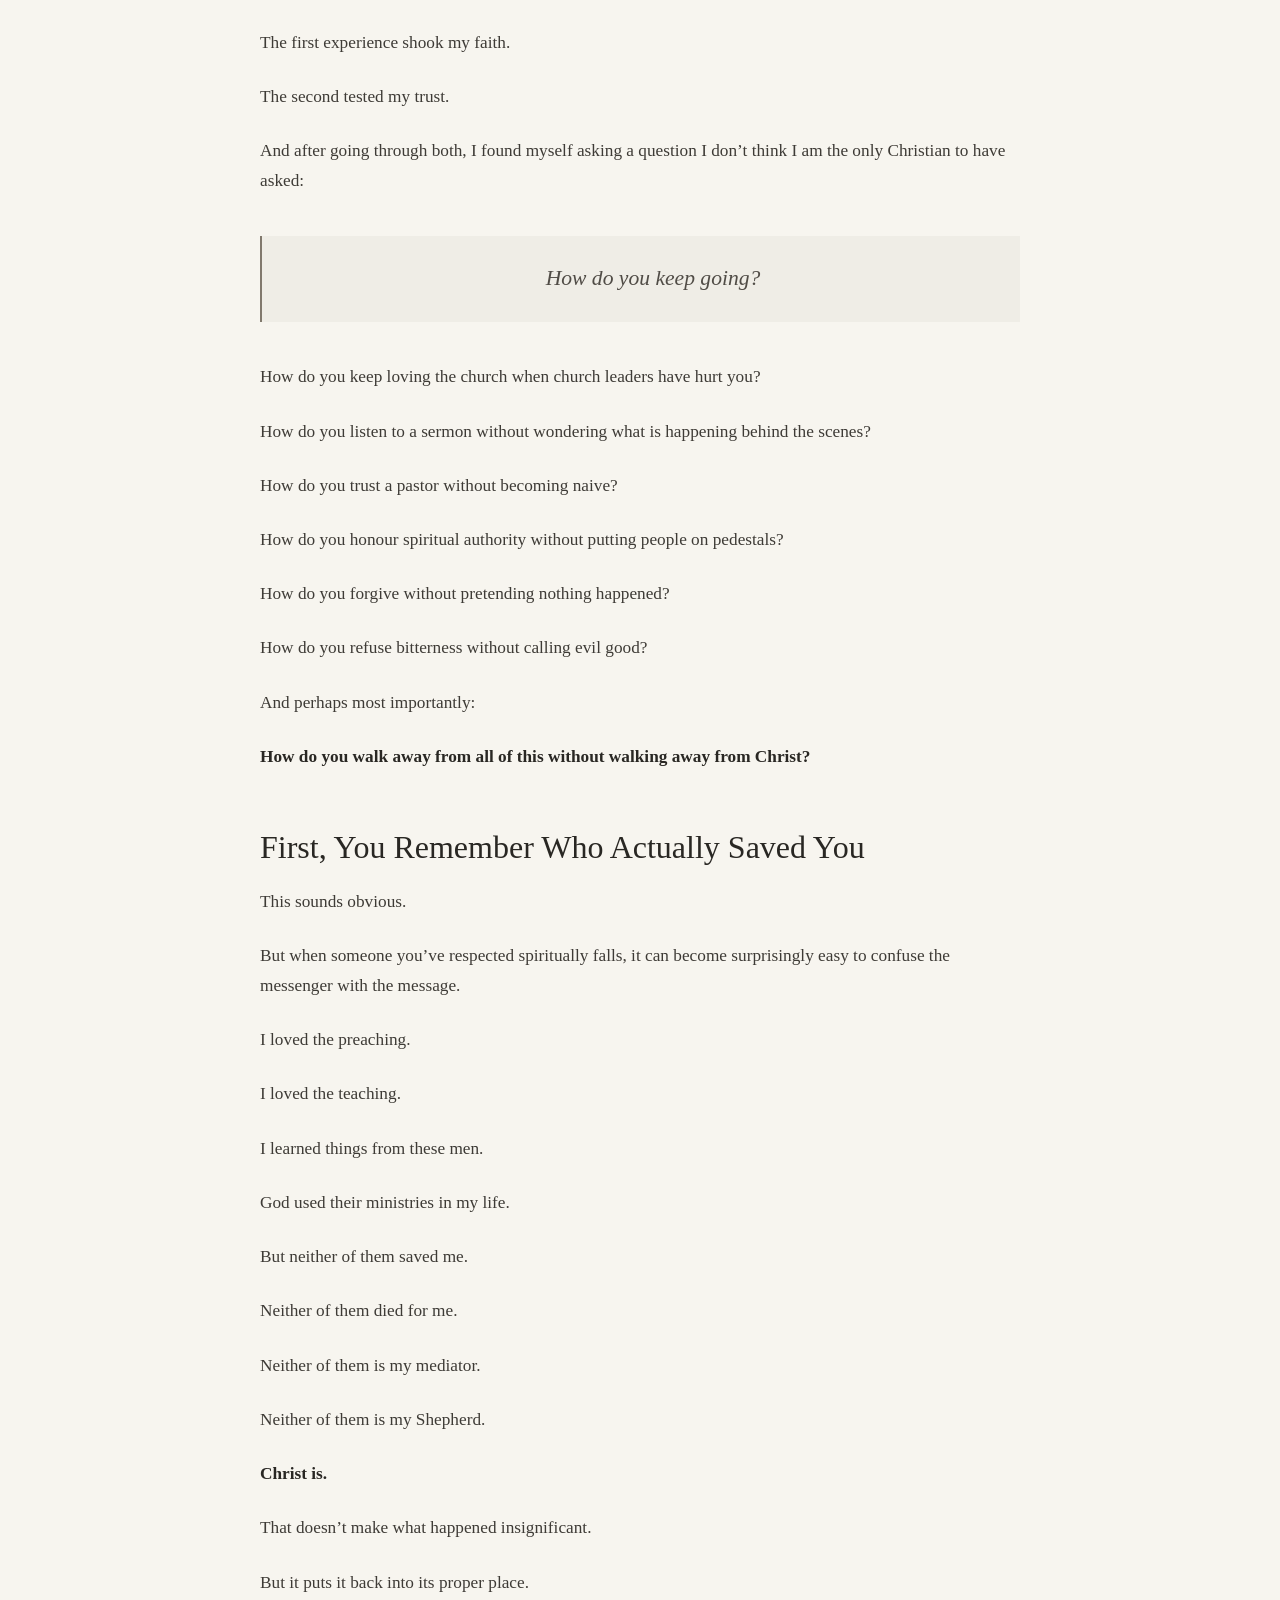
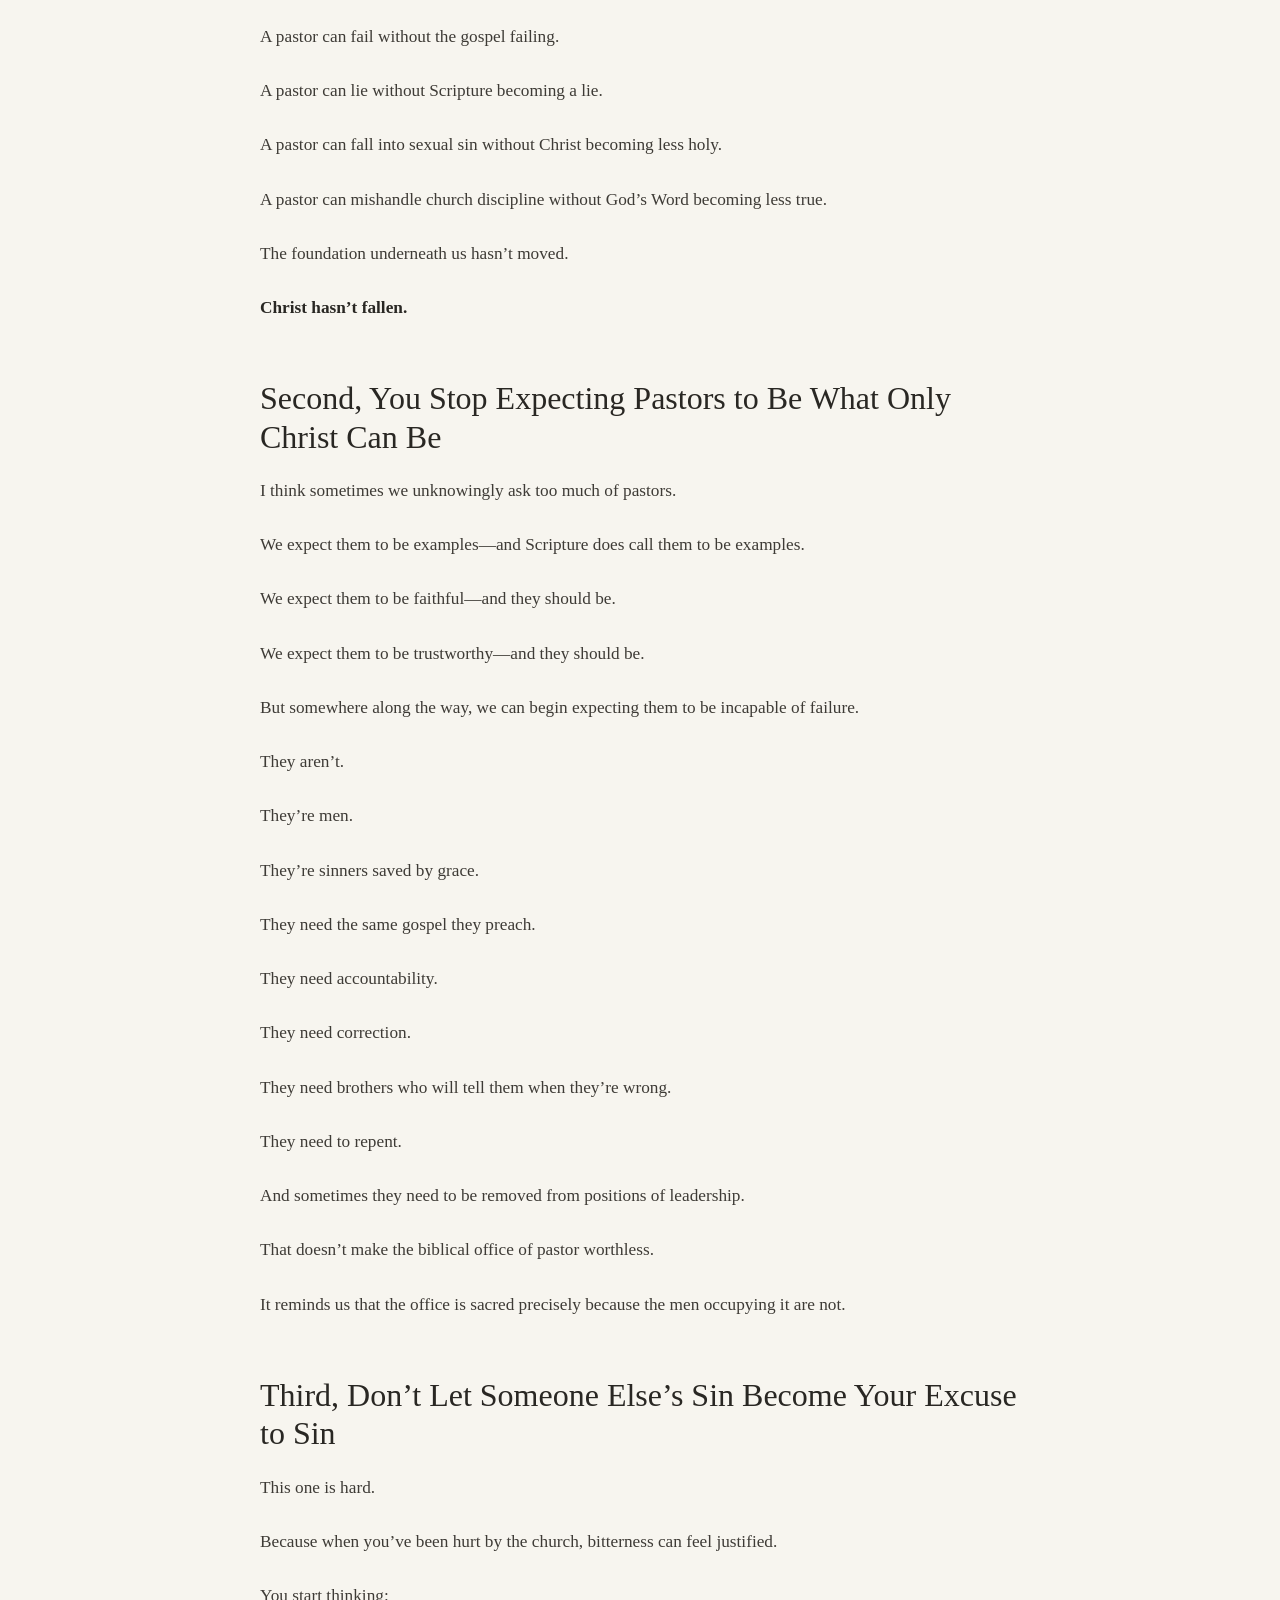
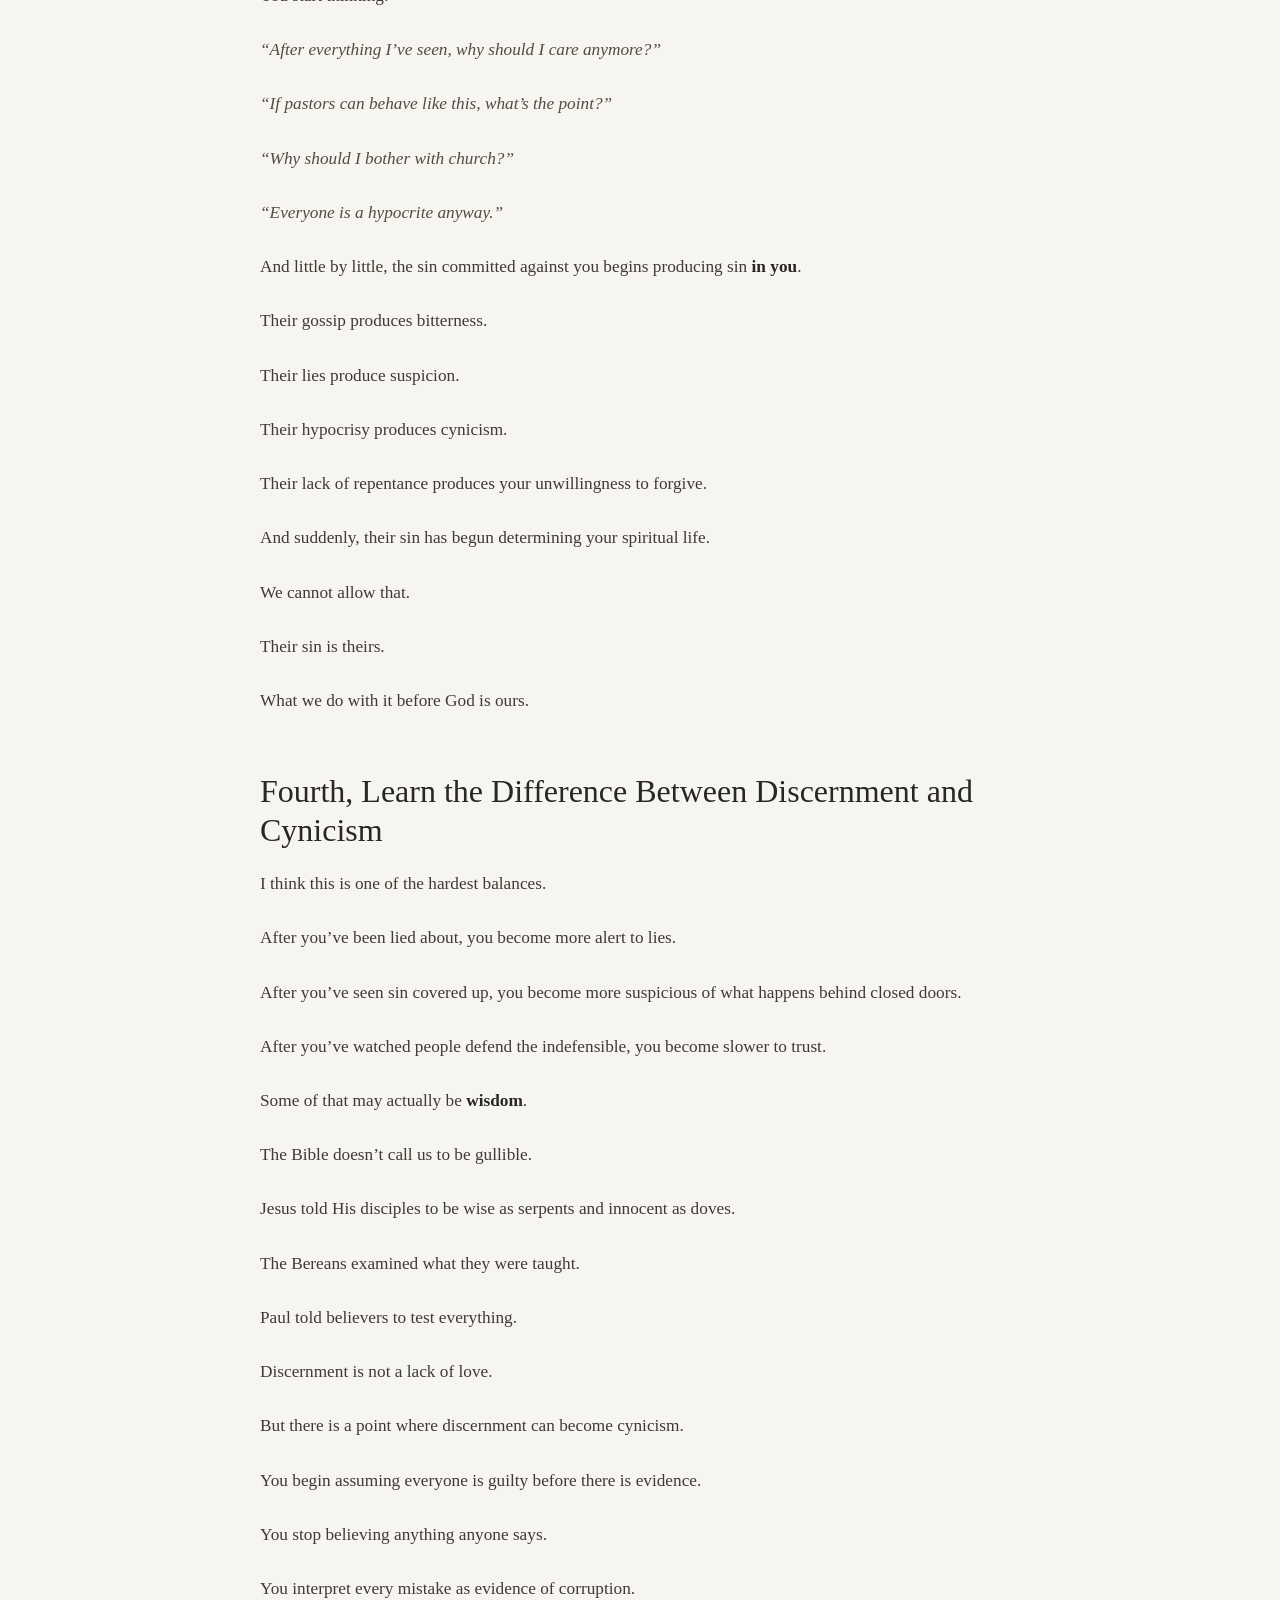
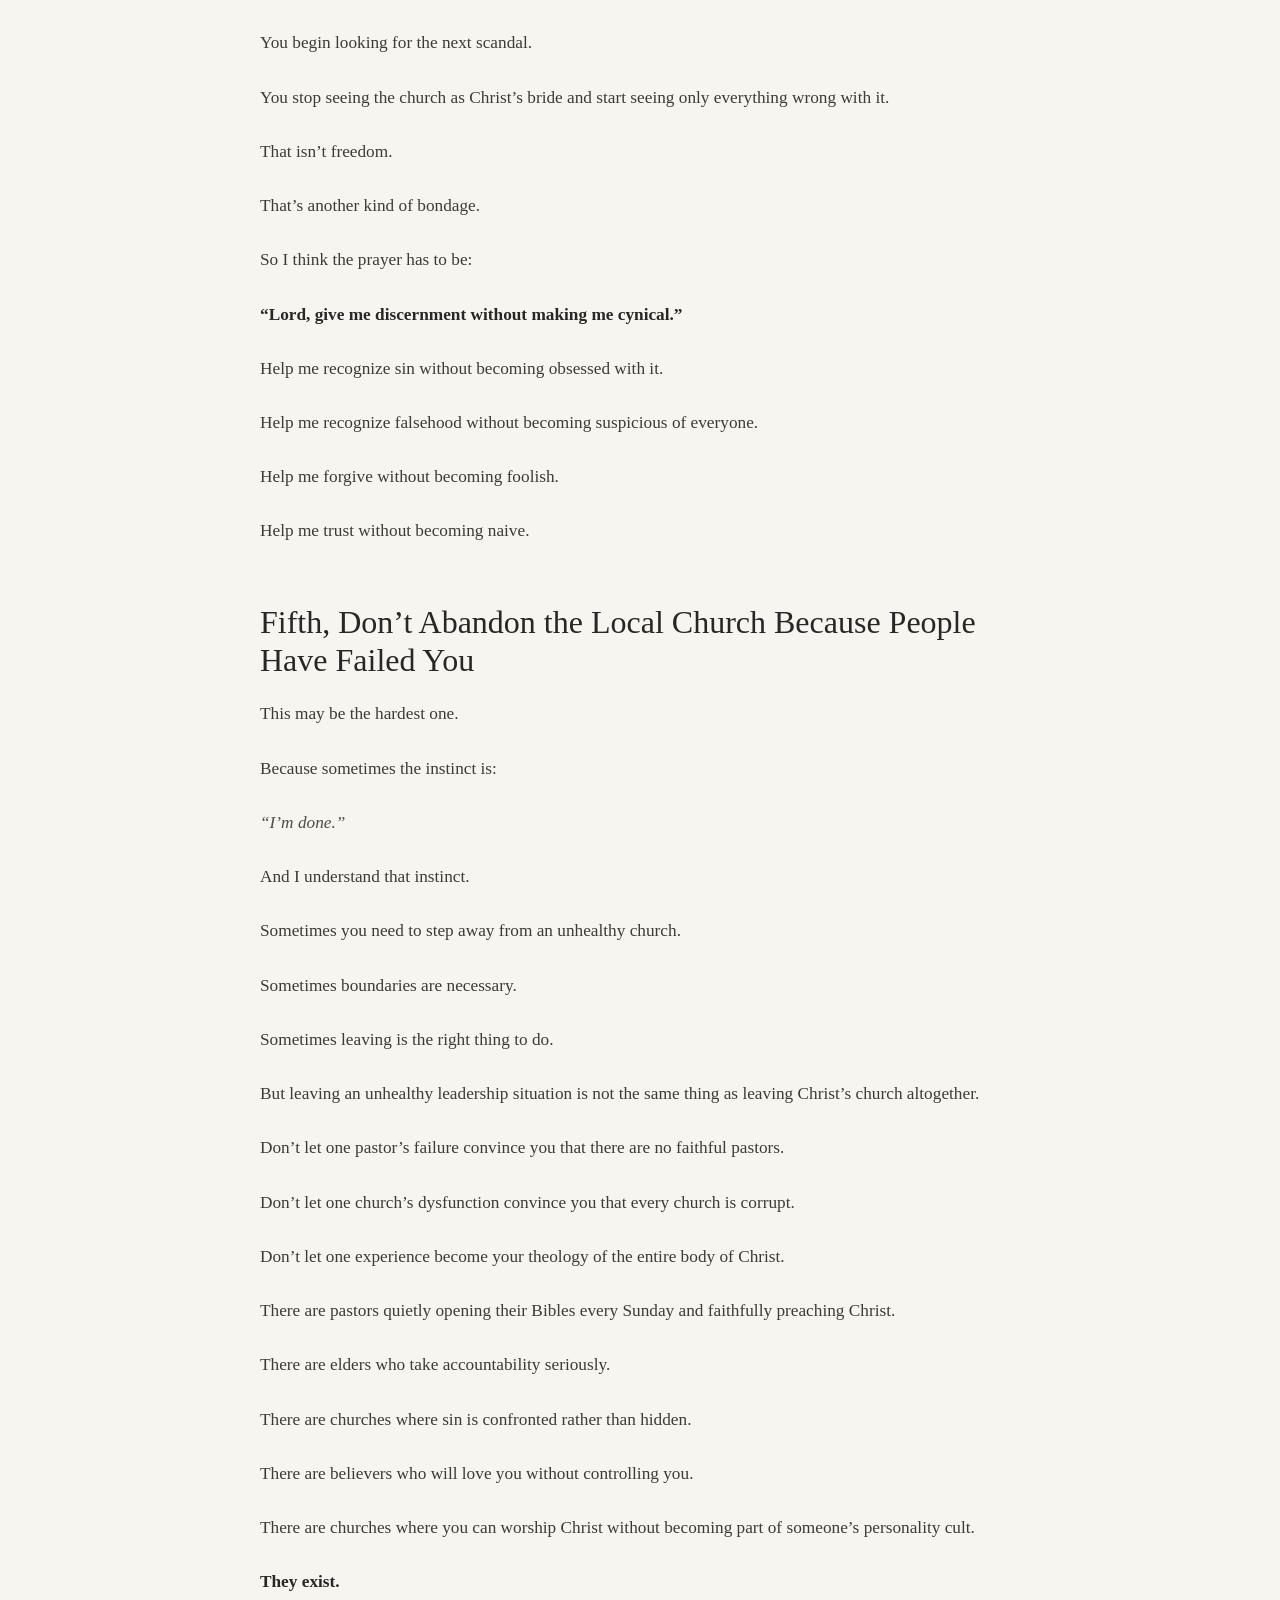
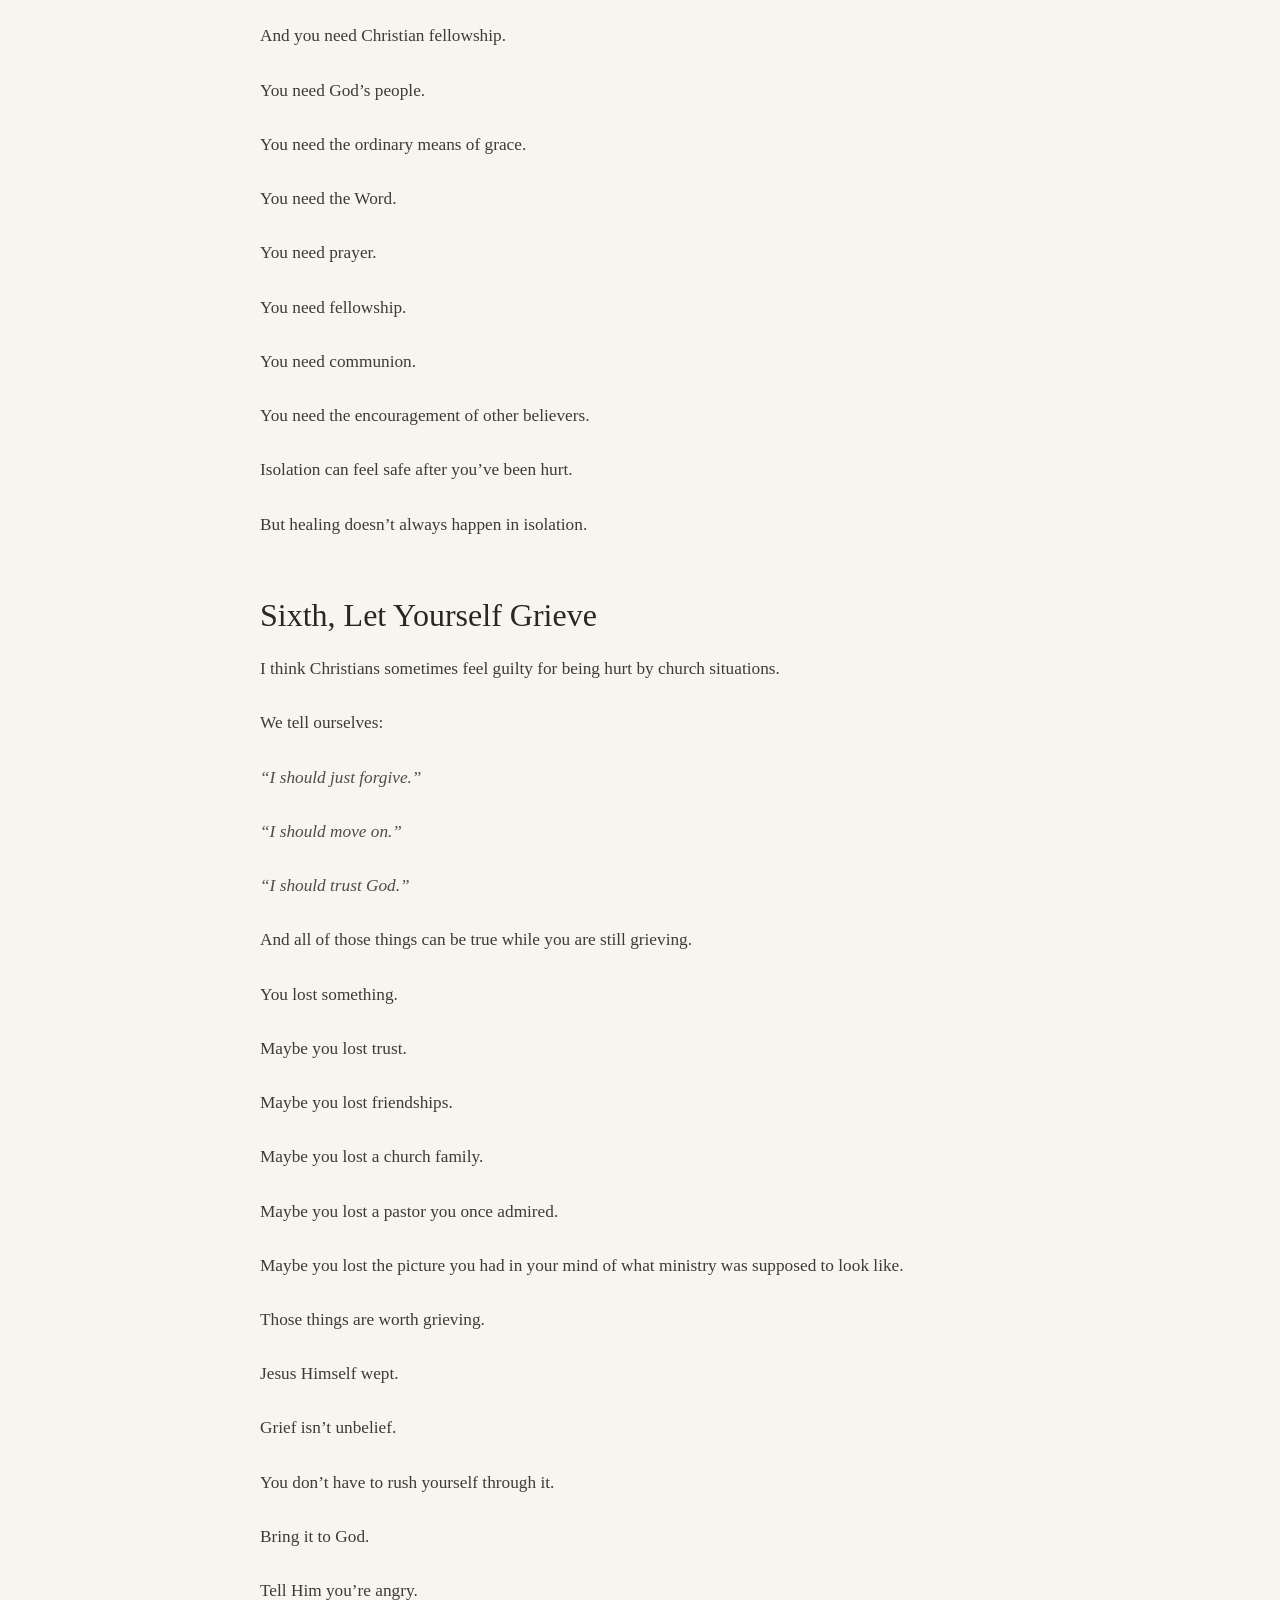
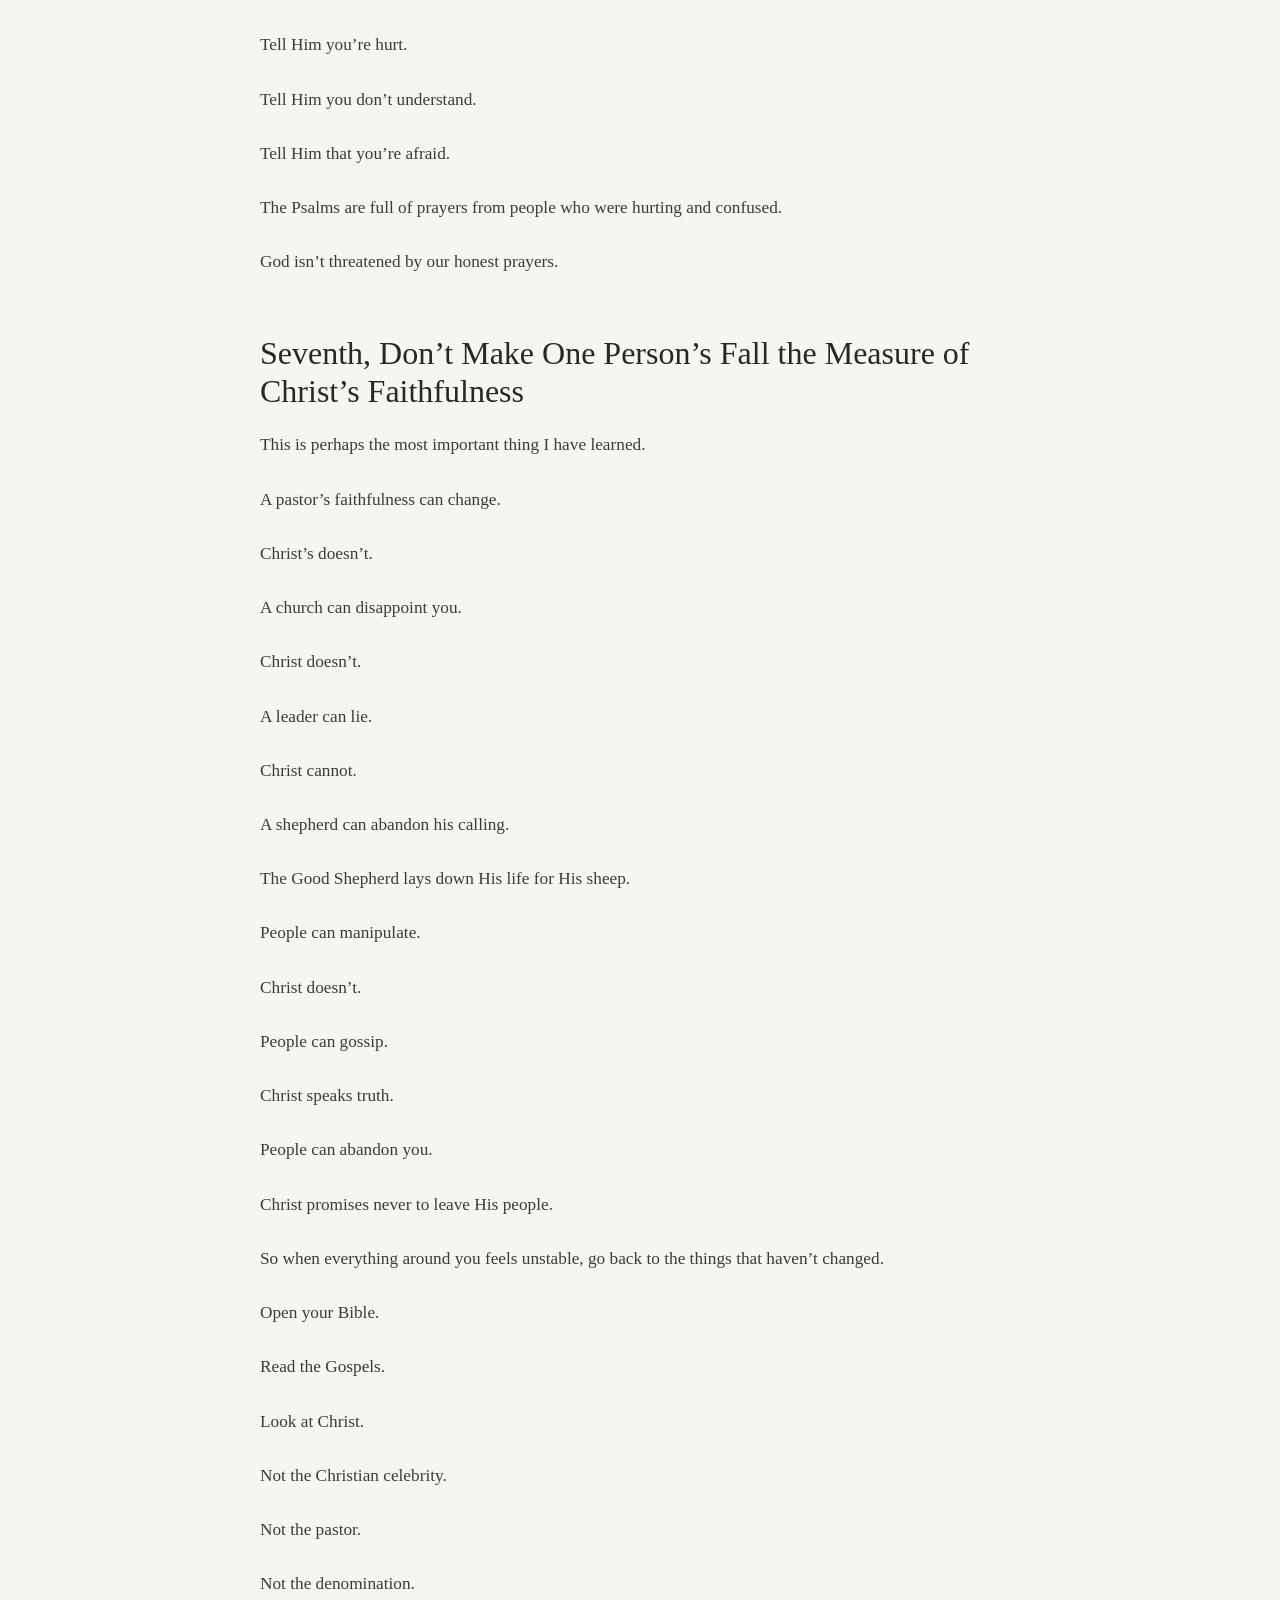
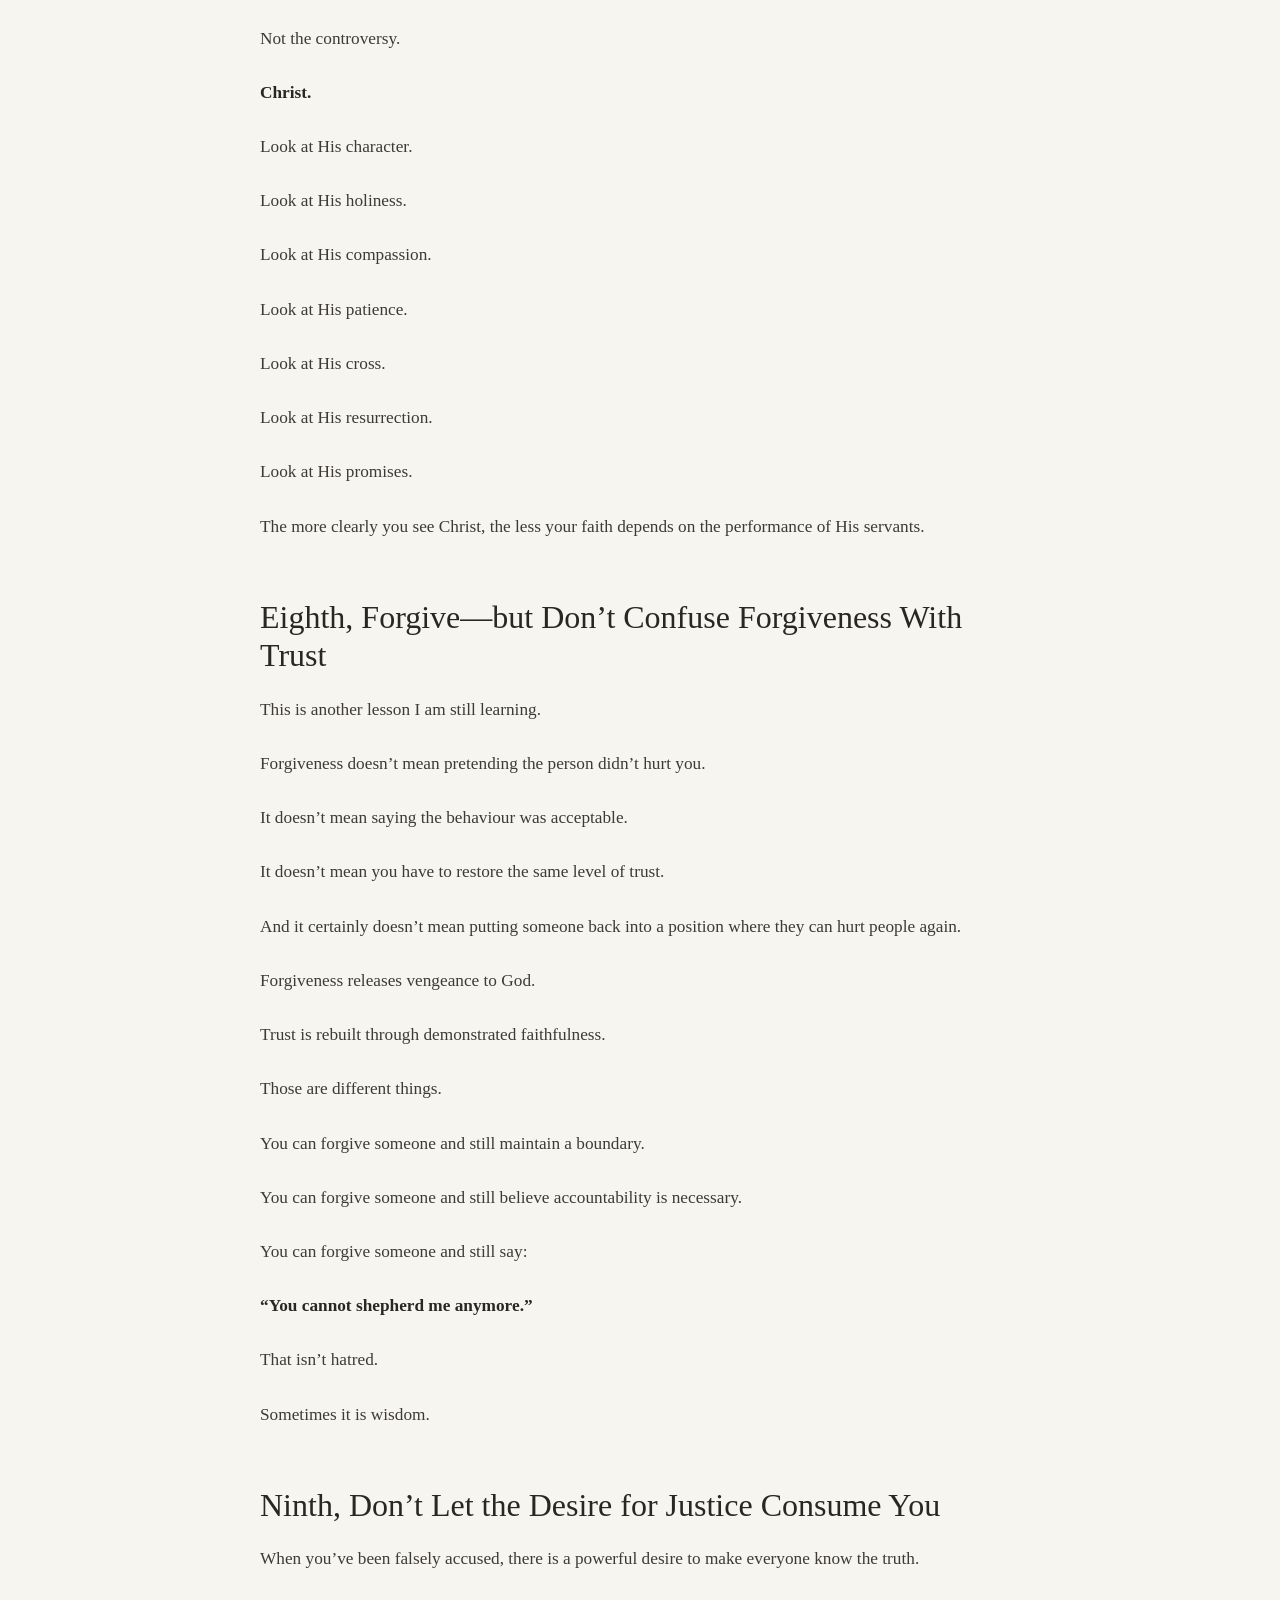
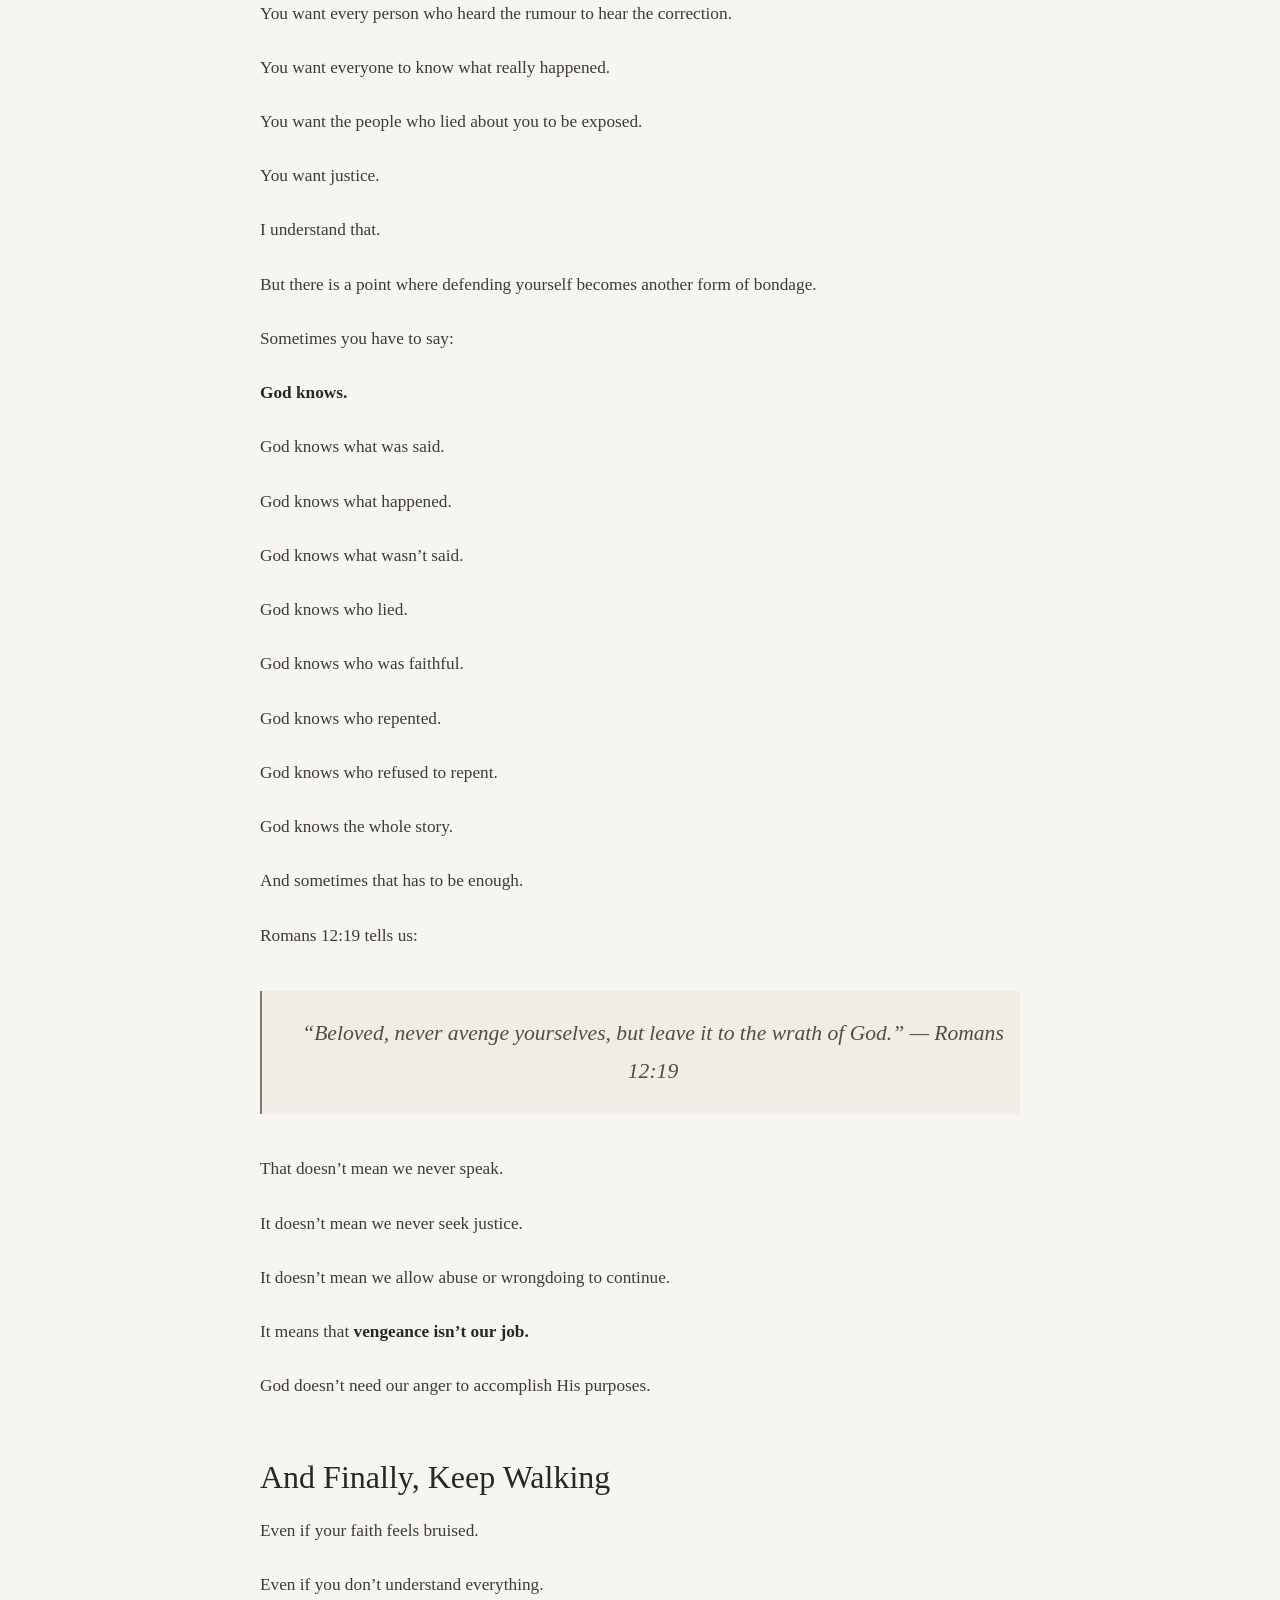
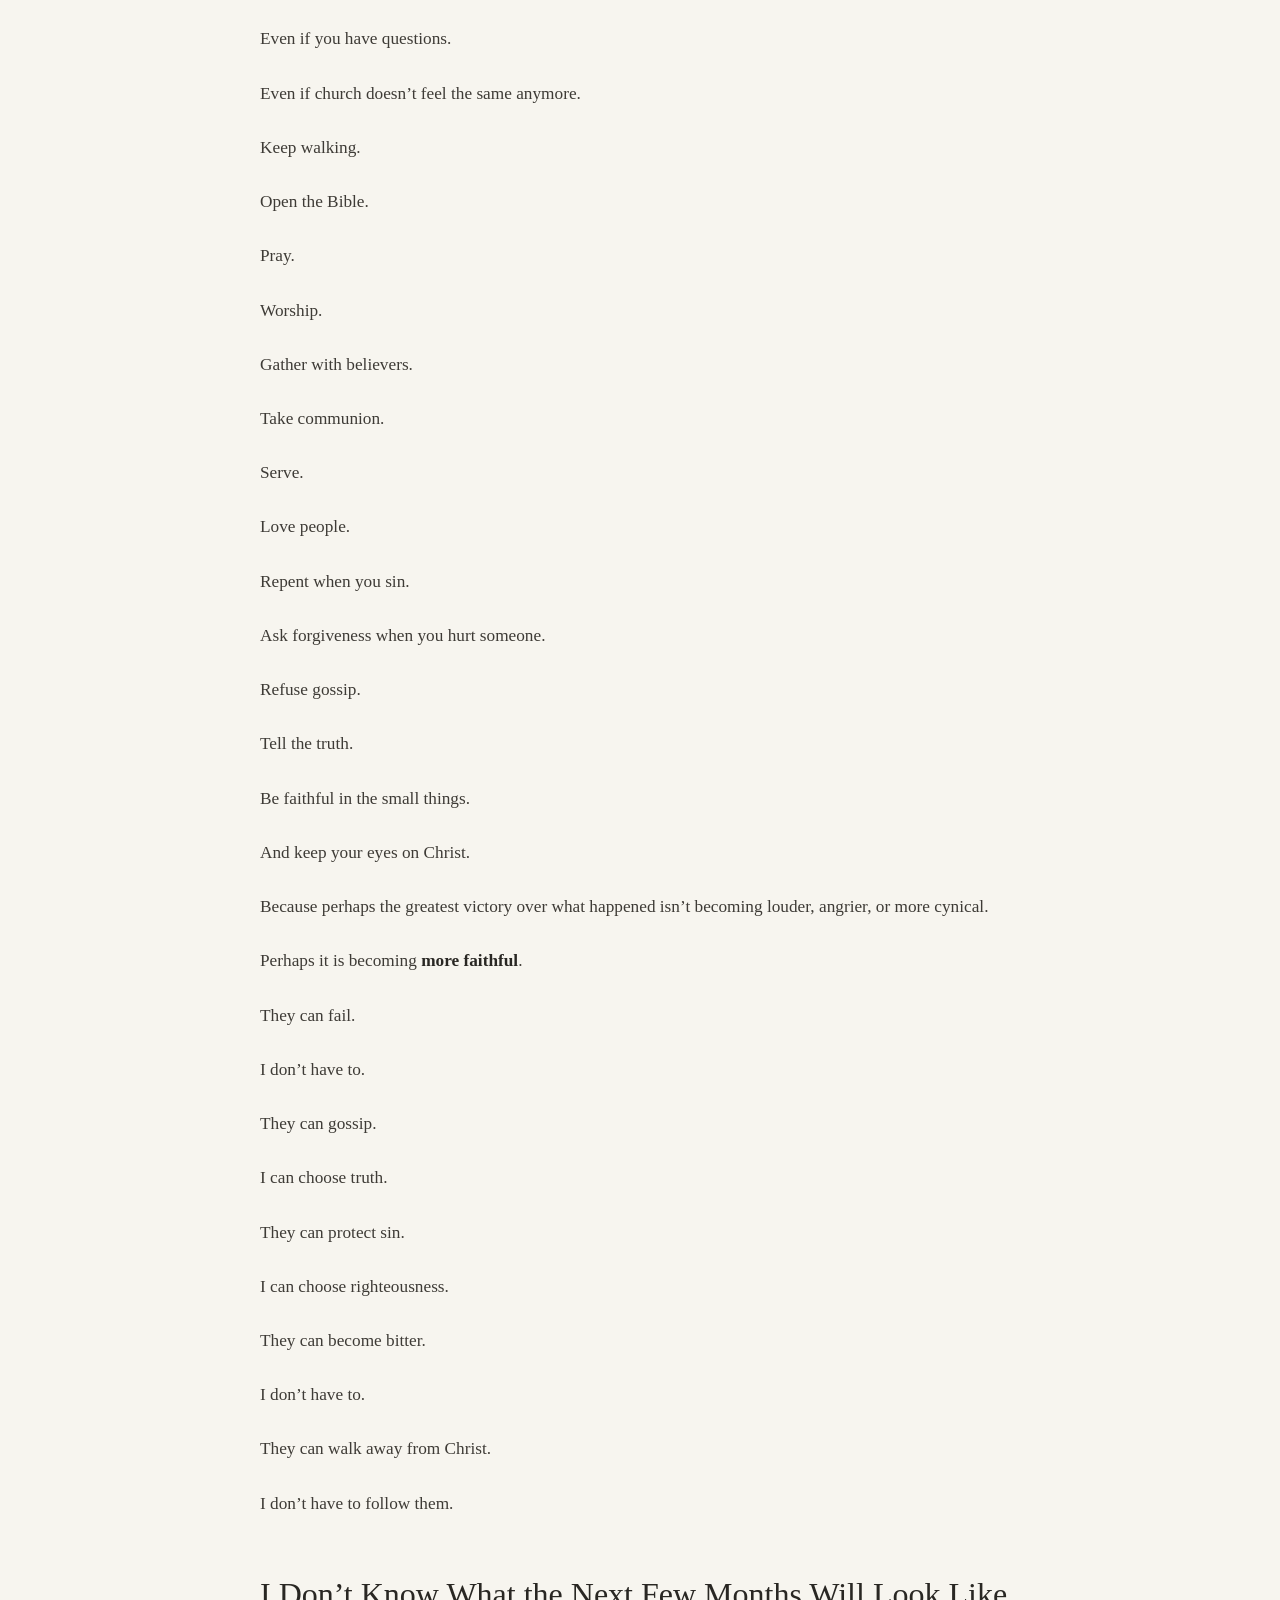
<file: article-spiritual-leaders-fail.html>
<!DOCTYPE html>
<html lang="en">

<head>

    <meta charset="UTF-8">

    <meta
        name="viewport"
        content="width=device-width, initial-scale=1.0"
    >

    <meta
        name="description"
        content="When Spiritual Leaders Fail You: How Do You Keep Going? A reflection on remaining faithful to Christ when spiritual leaders hurt or disappoint us."
    >

    <title>
        When Spiritual Leaders Fail You | Daily Living in the Word
    </title>

    <link
        rel="stylesheet"
        href="css/style.css"
    >

</head>


<body>


<!-- =========================================================
     HEADER
     ========================================================= -->

<header class="site-header">

    <div class="container">

        <a
            class="site-logo"
            href="index.html"
        >
            Daily Living in the Word
        </a>


        <nav class="main-nav">

            <a href="index.html">
                Home
            </a>

            <a
                href="articles.html"
                class="active"
            >
                Articles
            </a>

            <a href="bible.html">
                Bible
            </a>

            <a href="theology.html">
                Theology
            </a>

            <a href="resources.html">
                Resources
            </a>

            <a href="about.html">
                About
            </a>

        </nav>

    </div>

</header>



<!-- =========================================================
     MAIN
     ========================================================= -->

<main>


    <article class="single-article">


        <!-- =================================================
             ARTICLE HEADER
             ================================================= -->

        <header class="page-header">

            <div class="container narrow">

                <p class="eyebrow">
                    CHURCH • CHRISTIAN LIVING
                </p>


                <h1>
                    When Spiritual Leaders Fail You:
                    How Do You Keep Going?
                </h1>


                <p class="page-intro">
                    How do you keep loving Christ and His church
                    when spiritual leaders have hurt you?
                </p>


                <p class="article-date">

                    <time datetime="2026-09-30">
                        September 30, 2026
                    </time>

                </p>

            </div>

        </header>



        <!-- =================================================
             ARTICLE CONTENT
             ================================================= -->

        <section class="single-article-content">

            <div class="container narrow">


                <!-- ARTICLE COVER -->

                <figure class="article-cover">

                    <img
                        src="images/spiritual-leaders-fail-cover.png"
                        alt="Open Bible beside a quiet path at sunrise"
                    >

                </figure>



                <!-- ARTICLE BODY -->

                <div class="article-body">


                    <h2>
                        When Spiritual Leaders Fail You:
                        How Do You Keep Going?
                    </h2>


                    <p>
                        There is a particular kind of hurt that comes from
                        watching a pastor fall.
                    </p>


                    <p>
                        And then there is another kind of hurt that comes from
                        watching a pastor <strong>handle that fall wrongly</strong>.
                    </p>


                    <p>
                        I have now experienced both.
                    </p>


                    <p>
                        I have watched a pastor whose preaching I loved fall
                        into grievous sexual sin.
                    </p>


                    <p>
                        And I have watched another pastor respond to serious
                        sin with gossip, falsehood, accusations, and what
                        appeared to be an effort to protect another pastor
                        from the consequences of his actions.
                    </p>


                    <p>
                        The first experience shook my faith.
                    </p>


                    <p>
                        The second tested my trust.
                    </p>


                    <p>
                        And after going through both, I found myself asking
                        a question I don’t think I am the only Christian
                        to have asked:
                    </p>


                    <blockquote class="pull-quote">

                        How do you keep going?

                    </blockquote>


                    <p>
                        How do you keep loving the church when church leaders
                        have hurt you?
                    </p>


                    <p>
                        How do you listen to a sermon without wondering what
                        is happening behind the scenes?
                    </p>


                    <p>
                        How do you trust a pastor without becoming naive?
                    </p>


                    <p>
                        How do you honour spiritual authority without putting
                        people on pedestals?
                    </p>


                    <p>
                        How do you forgive without pretending nothing happened?
                    </p>


                    <p>
                        How do you refuse bitterness without calling evil good?
                    </p>


                    <p>
                        And perhaps most importantly:
                    </p>


                    <p>
                        <strong>
                            How do you walk away from all of this without
                            walking away from Christ?
                        </strong>
                    </p>



                    <!-- =================================================
                         FIRST
                         ================================================= -->

                    <h2>
                        First, You Remember Who Actually Saved You
                    </h2>


                    <p>
                        This sounds obvious.
                    </p>


                    <p>
                        But when someone you’ve respected spiritually falls,
                        it can become surprisingly easy to confuse the
                        messenger with the message.
                    </p>


                    <p>
                        I loved the preaching.
                    </p>


                    <p>
                        I loved the teaching.
                    </p>


                    <p>
                        I learned things from these men.
                    </p>


                    <p>
                        God used their ministries in my life.
                    </p>


                    <p>
                        But neither of them saved me.
                    </p>


                    <p>
                        Neither of them died for me.
                    </p>


                    <p>
                        Neither of them is my mediator.
                    </p>


                    <p>
                        Neither of them is my Shepherd.
                    </p>


                    <p>
                        <strong>
                            Christ is.
                        </strong>
                    </p>


                    <p>
                        That doesn’t make what happened insignificant.
                    </p>


                    <p>
                        But it puts it back into its proper place.
                    </p>


                    <p>
                        A pastor can fail without the gospel failing.
                    </p>


                    <p>
                        A pastor can lie without Scripture becoming a lie.
                    </p>


                    <p>
                        A pastor can fall into sexual sin without Christ
                        becoming less holy.
                    </p>


                    <p>
                        A pastor can mishandle church discipline without
                        God’s Word becoming less true.
                    </p>


                    <p>
                        The foundation underneath us hasn’t moved.
                    </p>


                    <p>
                        <strong>
                            Christ hasn’t fallen.
                        </strong>
                    </p>



                    <!-- =================================================
                         SECOND
                         ================================================= -->

                    <h2>
                        Second, You Stop Expecting Pastors to Be What Only Christ Can Be
                    </h2>


                    <p>
                        I think sometimes we unknowingly ask too much of pastors.
                    </p>


                    <p>
                        We expect them to be examples—and Scripture does call
                        them to be examples.
                    </p>


                    <p>
                        We expect them to be faithful—and they should be.
                    </p>


                    <p>
                        We expect them to be trustworthy—and they should be.
                    </p>


                    <p>
                        But somewhere along the way, we can begin expecting
                        them to be incapable of failure.
                    </p>


                    <p>
                        They aren’t.
                    </p>


                    <p>
                        They’re men.
                    </p>


                    <p>
                        They’re sinners saved by grace.
                    </p>


                    <p>
                        They need the same gospel they preach.
                    </p>


                    <p>
                        They need accountability.
                    </p>


                    <p>
                        They need correction.
                    </p>


                    <p>
                        They need brothers who will tell them when they’re wrong.
                    </p>


                    <p>
                        They need to repent.
                    </p>


                    <p>
                        And sometimes they need to be removed from positions
                        of leadership.
                    </p>


                    <p>
                        That doesn’t make the biblical office of pastor worthless.
                    </p>


                    <p>
                        It reminds us that the office is sacred precisely
                        because the men occupying it are not.
                    </p>



                    <!-- =================================================
                         THIRD
                         ================================================= -->

                    <h2>
                        Third, Don’t Let Someone Else’s Sin Become Your Excuse to Sin
                    </h2>


                    <p>
                        This one is hard.
                    </p>


                    <p>
                        Because when you’ve been hurt by the church, bitterness
                        can feel justified.
                    </p>


                    <p>
                        You start thinking:
                    </p>


                    <p>
                        <em>
                            “After everything I’ve seen, why should I care anymore?”
                        </em>
                    </p>


                    <p>
                        <em>
                            “If pastors can behave like this, what’s the point?”
                        </em>
                    </p>


                    <p>
                        <em>
                            “Why should I bother with church?”
                        </em>
                    </p>


                    <p>
                        <em>
                            “Everyone is a hypocrite anyway.”
                        </em>
                    </p>


                    <p>
                        And little by little, the sin committed against you
                        begins producing sin <strong>in you</strong>.
                    </p>


                    <p>
                        Their gossip produces bitterness.
                    </p>


                    <p>
                        Their lies produce suspicion.
                    </p>


                    <p>
                        Their hypocrisy produces cynicism.
                    </p>


                    <p>
                        Their lack of repentance produces your unwillingness
                        to forgive.
                    </p>


                    <p>
                        And suddenly, their sin has begun determining your
                        spiritual life.
                    </p>


                    <p>
                        We cannot allow that.
                    </p>


                    <p>
                        Their sin is theirs.
                    </p>


                    <p>
                        What we do with it before God is ours.
                    </p>



                    <!-- =================================================
                         FOURTH
                         ================================================= -->

                    <h2>
                        Fourth, Learn the Difference Between Discernment and Cynicism
                    </h2>


                    <p>
                        I think this is one of the hardest balances.
                    </p>


                    <p>
                        After you’ve been lied about, you become more alert
                        to lies.
                    </p>


                    <p>
                        After you’ve seen sin covered up, you become more
                        suspicious of what happens behind closed doors.
                    </p>


                    <p>
                        After you’ve watched people defend the indefensible,
                        you become slower to trust.
                    </p>


                    <p>
                        Some of that may actually be <strong>wisdom</strong>.
                    </p>


                    <p>
                        The Bible doesn’t call us to be gullible.
                    </p>


                    <p>
                        Jesus told His disciples to be wise as serpents and
                        innocent as doves.
                    </p>


                    <p>
                        The Bereans examined what they were taught.
                    </p>


                    <p>
                        Paul told believers to test everything.
                    </p>


                    <p>
                        Discernment is not a lack of love.
                    </p>


                    <p>
                        But there is a point where discernment can become cynicism.
                    </p>


                    <p>
                        You begin assuming everyone is guilty before there
                        is evidence.
                    </p>


                    <p>
                        You stop believing anything anyone says.
                    </p>


                    <p>
                        You interpret every mistake as evidence of corruption.
                    </p>


                    <p>
                        You begin looking for the next scandal.
                    </p>


                    <p>
                        You stop seeing the church as Christ’s bride and start
                        seeing only everything wrong with it.
                    </p>


                    <p>
                        That isn’t freedom.
                    </p>


                    <p>
                        That’s another kind of bondage.
                    </p>


                    <p>
                        So I think the prayer has to be:
                    </p>


                    <p>
                        <strong>
                            “Lord, give me discernment without making me cynical.”
                        </strong>
                    </p>


                    <p>
                        Help me recognize sin without becoming obsessed with it.
                    </p>


                    <p>
                        Help me recognize falsehood without becoming suspicious
                        of everyone.
                    </p>


                    <p>
                        Help me forgive without becoming foolish.
                    </p>


                    <p>
                        Help me trust without becoming naive.
                    </p>



                    <!-- =================================================
                         FIFTH
                         ================================================= -->

                    <h2>
                        Fifth, Don’t Abandon the Local Church Because People Have Failed You
                    </h2>


                    <p>
                        This may be the hardest one.
                    </p>


                    <p>
                        Because sometimes the instinct is:
                    </p>


                    <p>
                        <em>
                            “I’m done.”
                        </em>
                    </p>


                    <p>
                        And I understand that instinct.
                    </p>


                    <p>
                        Sometimes you need to step away from an unhealthy church.
                    </p>


                    <p>
                        Sometimes boundaries are necessary.
                    </p>


                    <p>
                        Sometimes leaving is the right thing to do.
                    </p>


                    <p>
                        But leaving an unhealthy leadership situation is not
                        the same thing as leaving Christ’s church altogether.
                    </p>


                    <p>
                        Don’t let one pastor’s failure convince you that there
                        are no faithful pastors.
                    </p>


                    <p>
                        Don’t let one church’s dysfunction convince you that
                        every church is corrupt.
                    </p>


                    <p>
                        Don’t let one experience become your theology of the
                        entire body of Christ.
                    </p>


                    <p>
                        There are pastors quietly opening their Bibles every
                        Sunday and faithfully preaching Christ.
                    </p>


                    <p>
                        There are elders who take accountability seriously.
                    </p>


                    <p>
                        There are churches where sin is confronted rather
                        than hidden.
                    </p>


                    <p>
                        There are believers who will love you without controlling you.
                    </p>


                    <p>
                        There are churches where you can worship Christ without
                        becoming part of someone’s personality cult.
                    </p>


                    <p>
                        <strong>
                            They exist.
                        </strong>
                    </p>


                    <p>
                        And you need Christian fellowship.
                    </p>


                    <p>
                        You need God’s people.
                    </p>


                    <p>
                        You need the ordinary means of grace.
                    </p>


                    <p>
                        You need the Word.
                    </p>


                    <p>
                        You need prayer.
                    </p>


                    <p>
                        You need fellowship.
                    </p>


                    <p>
                        You need communion.
                    </p>


                    <p>
                        You need the encouragement of other believers.
                    </p>


                    <p>
                        Isolation can feel safe after you’ve been hurt.
                    </p>


                    <p>
                        But healing doesn’t always happen in isolation.
                    </p>



                    <!-- =================================================
                         SIXTH
                         ================================================= -->

                    <h2>
                        Sixth, Let Yourself Grieve
                    </h2>


                    <p>
                        I think Christians sometimes feel guilty for being
                        hurt by church situations.
                    </p>


                    <p>
                        We tell ourselves:
                    </p>


                    <p>
                        <em>
                            “I should just forgive.”
                        </em>
                    </p>


                    <p>
                        <em>
                            “I should move on.”
                        </em>
                    </p>


                    <p>
                        <em>
                            “I should trust God.”
                        </em>
                    </p>


                    <p>
                        And all of those things can be true while you are
                        still grieving.
                    </p>


                    <p>
                        You lost something.
                    </p>


                    <p>
                        Maybe you lost trust.
                    </p>


                    <p>
                        Maybe you lost friendships.
                    </p>


                    <p>
                        Maybe you lost a church family.
                    </p>


                    <p>
                        Maybe you lost a pastor you once admired.
                    </p>


                    <p>
                        Maybe you lost the picture you had in your mind of
                        what ministry was supposed to look like.
                    </p>


                    <p>
                        Those things are worth grieving.
                    </p>


                    <p>
                        Jesus Himself wept.
                    </p>


                    <p>
                        Grief isn’t unbelief.
                    </p>


                    <p>
                        You don’t have to rush yourself through it.
                    </p>


                    <p>
                        Bring it to God.
                    </p>


                    <p>
                        Tell Him you’re angry.
                    </p>


                    <p>
                        Tell Him you’re hurt.
                    </p>


                    <p>
                        Tell Him you don’t understand.
                    </p>


                    <p>
                        Tell Him that you’re afraid.
                    </p>


                    <p>
                        The Psalms are full of prayers from people who were
                        hurting and confused.
                    </p>


                    <p>
                        God isn’t threatened by our honest prayers.
                    </p>



                    <!-- =================================================
                         SEVENTH
                         ================================================= -->

                    <h2>
                        Seventh, Don’t Make One Person’s Fall the Measure of Christ’s Faithfulness
                    </h2>


                    <p>
                        This is perhaps the most important thing I have learned.
                    </p>


                    <p>
                        A pastor’s faithfulness can change.
                    </p>


                    <p>
                        Christ’s doesn’t.
                    </p>


                    <p>
                        A church can disappoint you.
                    </p>


                    <p>
                        Christ doesn’t.
                    </p>


                    <p>
                        A leader can lie.
                    </p>


                    <p>
                        Christ cannot.
                    </p>


                    <p>
                        A shepherd can abandon his calling.
                    </p>


                    <p>
                        The Good Shepherd lays down His life for His sheep.
                    </p>


                    <p>
                        People can manipulate.
                    </p>


                    <p>
                        Christ doesn’t.
                    </p>


                    <p>
                        People can gossip.
                    </p>


                    <p>
                        Christ speaks truth.
                    </p>


                    <p>
                        People can abandon you.
                    </p>


                    <p>
                        Christ promises never to leave His people.
                    </p>


                    <p>
                        So when everything around you feels unstable, go back
                        to the things that haven’t changed.
                    </p>


                    <p>
                        Open your Bible.
                    </p>


                    <p>
                        Read the Gospels.
                    </p>


                    <p>
                        Look at Christ.
                    </p>


                    <p>
                        Not the Christian celebrity.
                    </p>


                    <p>
                        Not the pastor.
                    </p>


                    <p>
                        Not the denomination.
                    </p>


                    <p>
                        Not the controversy.
                    </p>


                    <p>
                        <strong>
                            Christ.
                        </strong>
                    </p>


                    <p>
                        Look at His character.
                    </p>


                    <p>
                        Look at His holiness.
                    </p>


                    <p>
                        Look at His compassion.
                    </p>


                    <p>
                        Look at His patience.
                    </p>


                    <p>
                        Look at His cross.
                    </p>


                    <p>
                        Look at His resurrection.
                    </p>


                    <p>
                        Look at His promises.
                    </p>


                    <p>
                        The more clearly you see Christ, the less your faith
                        depends on the performance of His servants.
                    </p>



                    <!-- =================================================
                         EIGHTH
                         ================================================= -->

                    <h2>
                        Eighth, Forgive—but Don’t Confuse Forgiveness With Trust
                    </h2>


                    <p>
                        This is another lesson I am still learning.
                    </p>


                    <p>
                        Forgiveness doesn’t mean pretending the person didn’t hurt you.
                    </p>


                    <p>
                        It doesn’t mean saying the behaviour was acceptable.
                    </p>


                    <p>
                        It doesn’t mean you have to restore the same level of trust.
                    </p>


                    <p>
                        And it certainly doesn’t mean putting someone back into
                        a position where they can hurt people again.
                    </p>


                    <p>
                        Forgiveness releases vengeance to God.
                    </p>


                    <p>
                        Trust is rebuilt through demonstrated faithfulness.
                    </p>


                    <p>
                        Those are different things.
                    </p>


                    <p>
                        You can forgive someone and still maintain a boundary.
                    </p>


                    <p>
                        You can forgive someone and still believe accountability
                        is necessary.
                    </p>


                    <p>
                        You can forgive someone and still say:
                    </p>


                    <p>
                        <strong>
                            “You cannot shepherd me anymore.”
                        </strong>
                    </p>


                    <p>
                        That isn’t hatred.
                    </p>


                    <p>
                        Sometimes it is wisdom.
                    </p>



                    <!-- =================================================
                         NINTH
                         ================================================= -->

                    <h2>
                        Ninth, Don’t Let the Desire for Justice Consume You
                    </h2>


                    <p>
                        When you’ve been falsely accused, there is a powerful
                        desire to make everyone know the truth.
                    </p>


                    <p>
                        You want every person who heard the rumour to hear
                        the correction.
                    </p>


                    <p>
                        You want everyone to know what really happened.
                    </p>


                    <p>
                        You want the people who lied about you to be exposed.
                    </p>


                    <p>
                        You want justice.
                    </p>


                    <p>
                        I understand that.
                    </p>


                    <p>
                        But there is a point where defending yourself becomes
                        another form of bondage.
                    </p>


                    <p>
                        Sometimes you have to say:
                    </p>


                    <p>
                        <strong>
                            God knows.
                        </strong>
                    </p>


                    <p>
                        God knows what was said.
                    </p>


                    <p>
                        God knows what happened.
                    </p>


                    <p>
                        God knows what wasn’t said.
                    </p>


                    <p>
                        God knows who lied.
                    </p>


                    <p>
                        God knows who was faithful.
                    </p>


                    <p>
                        God knows who repented.
                    </p>


                    <p>
                        God knows who refused to repent.
                    </p>


                    <p>
                        God knows the whole story.
                    </p>


                    <p>
                        And sometimes that has to be enough.
                    </p>


                    <p>
                        Romans 12:19 tells us:
                    </p>


                    <blockquote class="pull-quote">

                        “Beloved, never avenge yourselves, but leave it to
                        the wrath of God.”

                        <span>
                            — Romans 12:19
                        </span>

                    </blockquote>


                    <p>
                        That doesn’t mean we never speak.
                    </p>


                    <p>
                        It doesn’t mean we never seek justice.
                    </p>


                    <p>
                        It doesn’t mean we allow abuse or wrongdoing to continue.
                    </p>


                    <p>
                        It means that <strong>vengeance isn’t our job.</strong>
                    </p>


                    <p>
                        God doesn’t need our anger to accomplish His purposes.
                    </p>



                    <!-- =================================================
                         FINALLY
                         ================================================= -->

                    <h2>
                        And Finally, Keep Walking
                    </h2>


                    <p>
                        Even if your faith feels bruised.
                    </p>


                    <p>
                        Even if you don’t understand everything.
                    </p>


                    <p>
                        Even if you have questions.
                    </p>


                    <p>
                        Even if church doesn’t feel the same anymore.
                    </p>


                    <p>
                        Keep walking.
                    </p>


                    <p>
                        Open the Bible.
                    </p>


                    <p>
                        Pray.
                    </p>


                    <p>
                        Worship.
                    </p>


                    <p>
                        Gather with believers.
                    </p>


                    <p>
                        Take communion.
                    </p>


                    <p>
                        Serve.
                    </p>


                    <p>
                        Love people.
                    </p>


                    <p>
                        Repent when you sin.
                    </p>


                    <p>
                        Ask forgiveness when you hurt someone.
                    </p>


                    <p>
                        Refuse gossip.
                    </p>


                    <p>
                        Tell the truth.
                    </p>


                    <p>
                        Be faithful in the small things.
                    </p>


                    <p>
                        And keep your eyes on Christ.
                    </p>


                    <p>
                        Because perhaps the greatest victory over what happened
                        isn’t becoming louder, angrier, or more cynical.
                    </p>


                    <p>
                        Perhaps it is becoming <strong>more faithful</strong>.
                    </p>


                    <p>
                        They can fail.
                    </p>


                    <p>
                        I don’t have to.
                    </p>


                    <p>
                        They can gossip.
                    </p>


                    <p>
                        I can choose truth.
                    </p>


                    <p>
                        They can protect sin.
                    </p>


                    <p>
                        I can choose righteousness.
                    </p>


                    <p>
                        They can become bitter.
                    </p>


                    <p>
                        I don’t have to.
                    </p>


                    <p>
                        They can walk away from Christ.
                    </p>


                    <p>
                        I don’t have to follow them.
                    </p>



                    <!-- =================================================
                         CLOSING
                         ================================================= -->

                    <h2>
                        I Don’t Know What the Next Few Months Will Look Like
                    </h2>


                    <p>
                        Honestly, these past months have been terrifying.
                    </p>


                    <p>
                        I’ve had to process things I never expected to have
                        to process.
                    </p>


                    <p>
                        I’ve had to rethink people I trusted.
                    </p>


                    <p>
                        I’ve had to wrestle with anger.
                    </p>


                    <p>
                        I’ve had to wrestle with grief.
                    </p>


                    <p>
                        I’ve had to ask questions I didn’t want to ask.
                    </p>


                    <p>
                        But I don’t want this experience to make me love
                        Christ less.
                    </p>


                    <p>
                        I don’t want someone else’s failure to steal my joy
                        in the gospel.
                    </p>


                    <p>
                        I don’t want someone’s lies to turn me into a liar.
                    </p>


                    <p>
                        I don’t want someone’s bitterness to make me bitter.
                    </p>


                    <p>
                        I don’t want someone else’s unfaithfulness to make
                        me unfaithful.
                    </p>


                    <p>
                        And I don’t want what happened in a church to make me
                        walk away from the One who gave Himself for the church.
                    </p>


                    <p>
                        So perhaps the prayer isn’t:
                    </p>


                    <p>
                        <em>
                            “Lord, give me a church where no one will ever hurt me.”
                        </em>
                    </p>


                    <p>
                        That church doesn’t exist.
                    </p>


                    <p>
                        Perhaps the prayer is:
                    </p>


                    <p>
                        <strong>
                            “Lord, when people fail me, keep me faithful to You.”
                        </strong>
                    </p>


                    <p>
                        Keep my heart soft.
                    </p>


                    <p>
                        Keep my eyes open.
                    </p>


                    <p>
                        Keep my feet steady.
                    </p>


                    <p>
                        Keep me from bitterness.
                    </p>


                    <p>
                        Keep me from naivety.
                    </p>


                    <p>
                        Keep me from cynicism.
                    </p>


                    <p>
                        Keep me from pride.
                    </p>


                    <p>
                        Keep me near Your Word.
                    </p>


                    <p>
                        And when I am tempted to give up, remind me:
                    </p>


                    <p>
                        <strong>
                            I didn’t follow Christ because a pastor was faithful.
                        </strong>
                    </p>


                    <p>
                        <strong>
                            I followed Christ because Christ is faithful.
                        </strong>
                    </p>


                    <p>
                        And He still is.
                    </p>


                    <p>
                        He always will be.
                    </p>


                </div>



                <!-- =================================================
                     ARTICLE FOOTER
                     ================================================= -->

                <footer class="article-footer">

                    <a
                        href="articles.html"
                        class="back-link"
                    >
                        ← Back to Articles
                    </a>

                </footer>


            </div>

        </section>

    </article>


</main>



<!-- =========================================================
     FOOTER
     ========================================================= -->

<footer class="site-footer">

    <div class="container">

        <p>
            “Let the word of Christ dwell in you richly.”
            — Colossians 3:16
        </p>


        <p class="footer-brand">
            Daily Living in the Word
        </p>

    </div>

</footer>


</body>

</html>
</file>
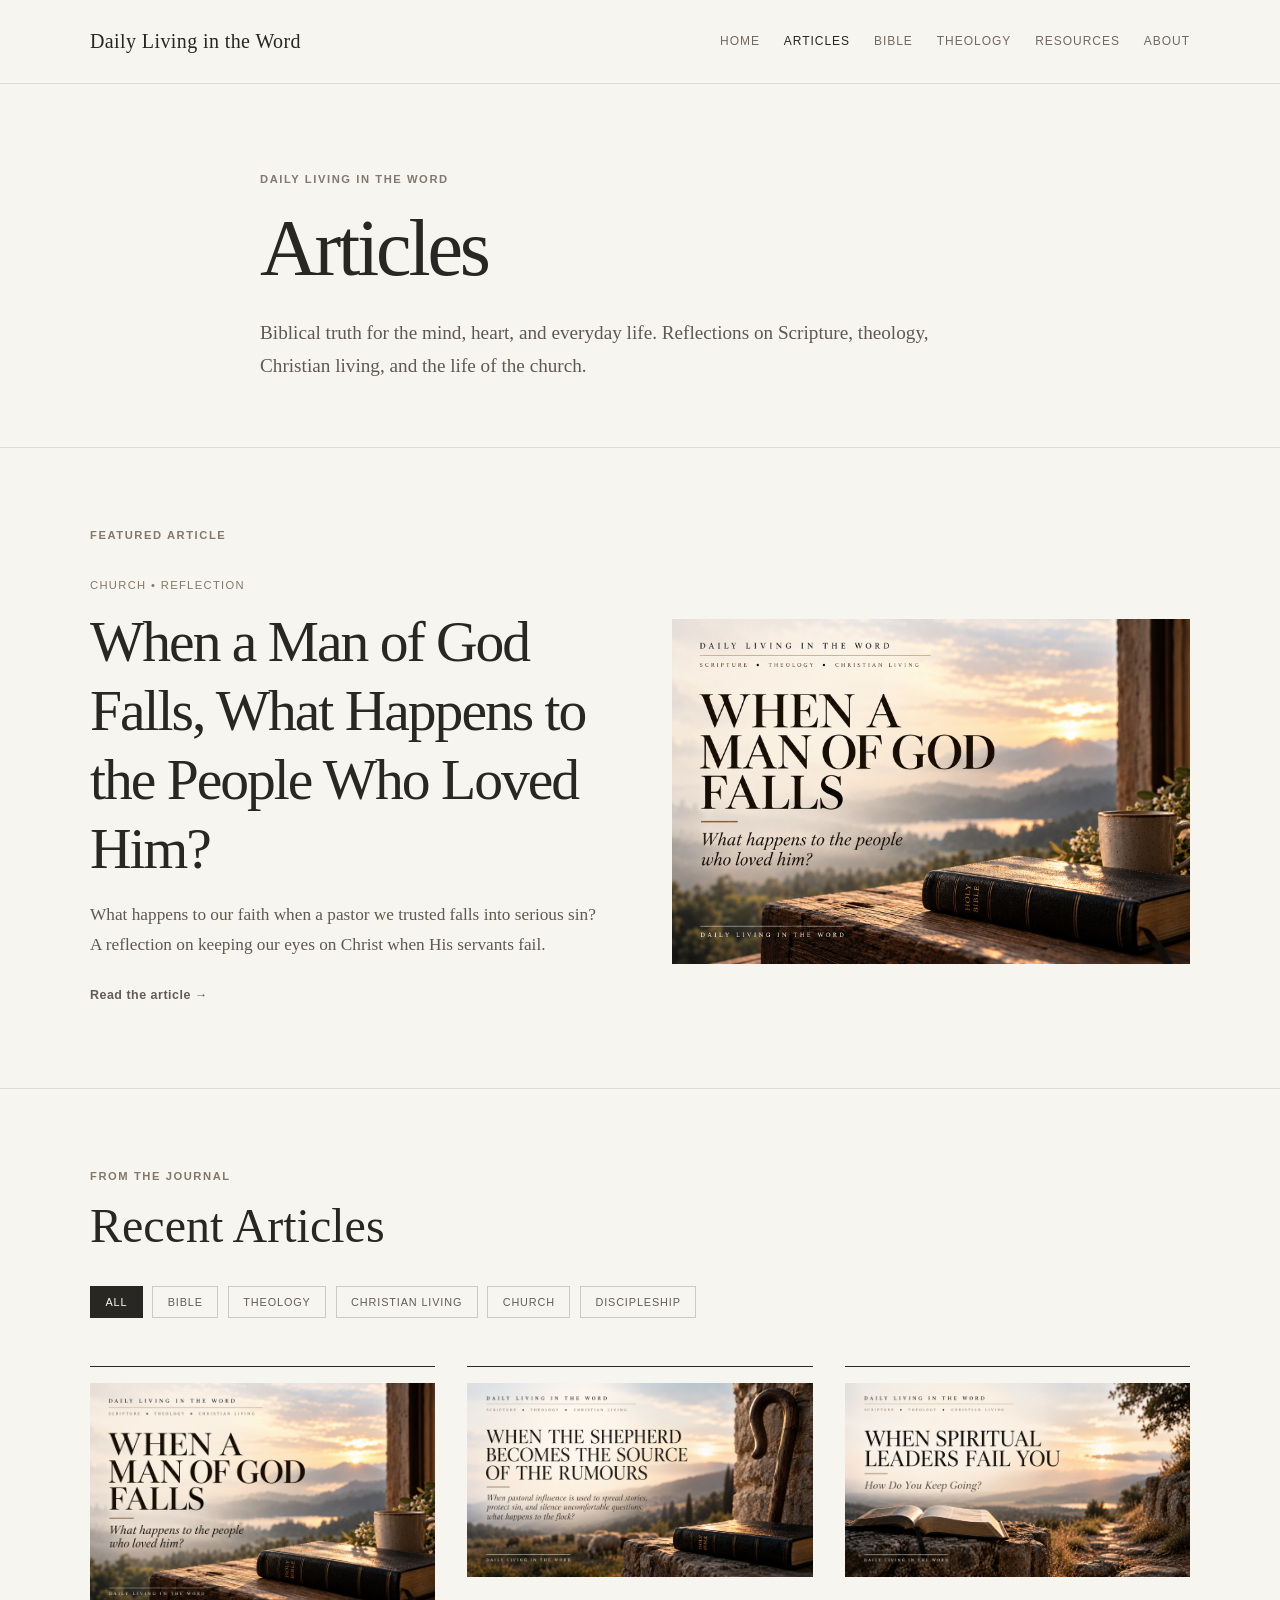
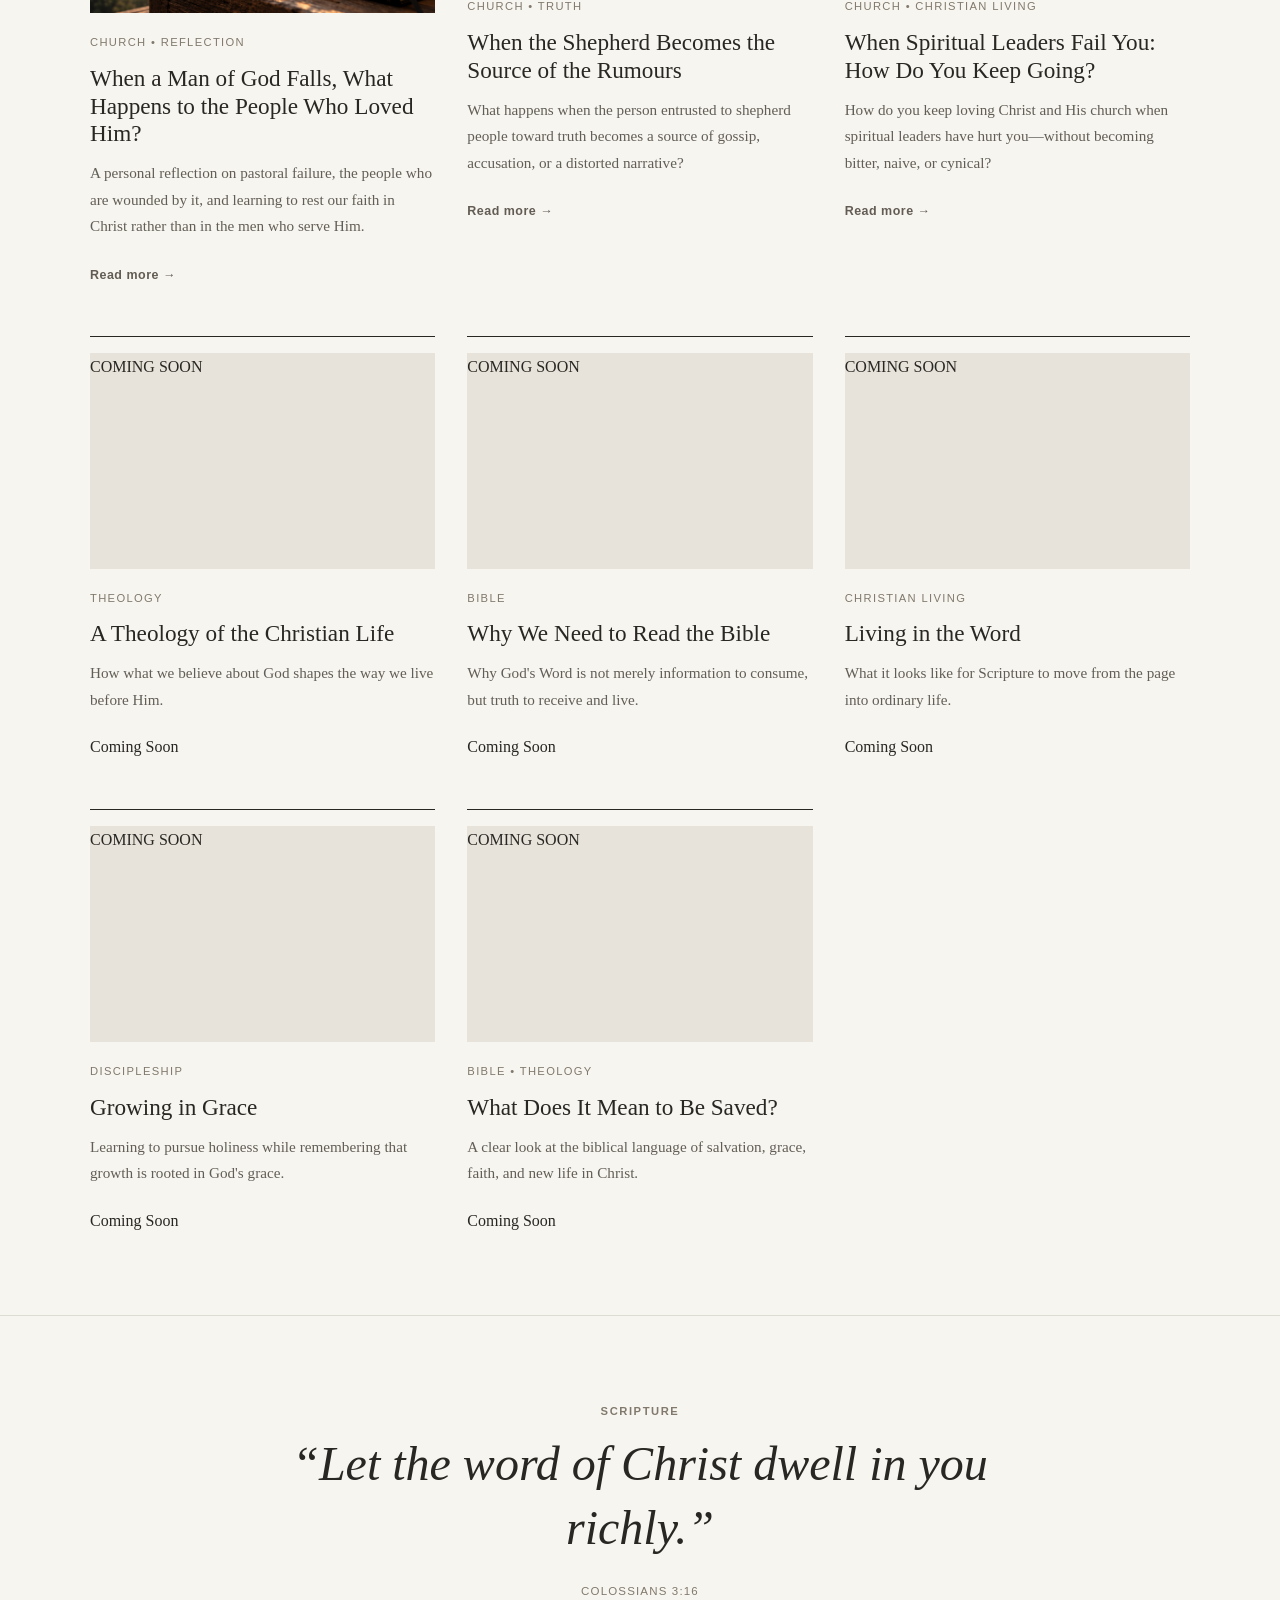
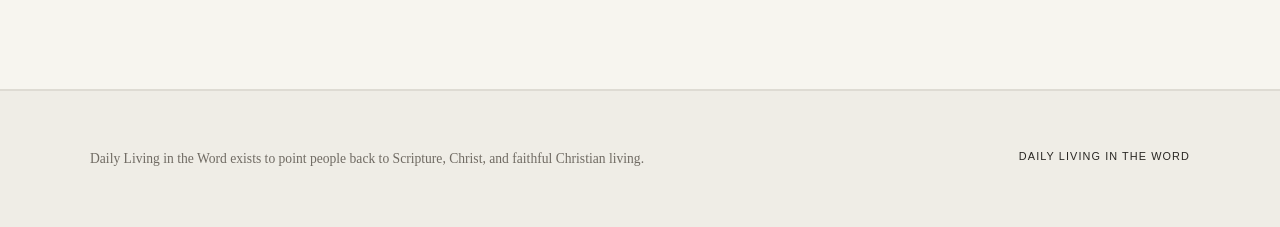
<file: articles.html>
<!DOCTYPE html>
<html lang="en">

<head>

    <meta charset="UTF-8">

    <meta
        name="viewport"
        content="width=device-width, initial-scale=1.0"
    >

    <title>
        Articles | Daily Living in the Word
    </title>

    <link
        rel="stylesheet"
        href="css/style.css"
    >

</head>


<body>


<header class="site-header">

    <div class="container">

        <a
            class="site-logo"
            href="index.html"
        >
            Daily Living in the Word
        </a>


        <nav class="main-nav">

            <a href="index.html">
                Home
            </a>

            <a
                href="articles.html"
                class="active"
            >
                Articles
            </a>

            <a href="bible.html">
                Bible
            </a>

            <a href="theology.html">
                Theology
            </a>

            <a href="resources.html">
                Resources
            </a>

            <a href="about.html">
                About
            </a>

        </nav>

    </div>

</header>



<main>


    <!-- =====================================================
         PAGE INTRO
         ===================================================== -->

    <section class="page-header">

        <div class="container narrow">

            <p class="eyebrow">
                DAILY LIVING IN THE WORD
            </p>

            <h1>
                Articles
            </h1>

            <p class="page-intro">
                Biblical truth for the mind, heart, and everyday life.
                Reflections on Scripture, theology, Christian living,
                and the life of the church.
            </p>

        </div>

    </section>



    <!-- =====================================================
         FEATURED ARTICLE
         ===================================================== -->

    <section class="featured-article">

        <div class="container">

            <p class="eyebrow">
                FEATURED ARTICLE
            </p>


            <div class="featured-grid">


                <div>

                    <p class="article-meta">
                        CHURCH • REFLECTION
                    </p>

                    <h2>
                        When a Man of God Falls, What Happens to the People Who Loved Him?
                    </h2>

                    <p>
                        What happens to our faith when a pastor we
                        trusted falls into serious sin? A reflection
                        on keeping our eyes on Christ when His
                        servants fail.
                    </p>

                    <a
                        class="text-link"
                        href="article-pastor-falls.html"
                    >
                        Read the article →
                    </a>

                </div>


                <div class="featured-image-placeholder" style="height: auto; overflow: visible; aspect-ratio: auto;">

                    <img
                        src="images/pastor-falls-cover.png"
                        alt="When a Man of God Falls, What Happens to the People Who Loved Him? article cover" style="display: block; width: 100%; height: auto; max-height: none; object-fit: contain;"
                        style="
                            width: 100%;
                            height: auto;
                            max-height: none;
                            object-fit: contain;
                            display: block;
                        "
                    >

                </div>


            </div>

        </div>

    </section>



    <!-- =====================================================
         RECENT ARTICLES
         ===================================================== -->

    <section class="article-list-section">

        <div class="container">


            <div class="section-heading">

                <div>

                    <p class="eyebrow">
                        FROM THE JOURNAL
                    </p>

                    <h2>
                        Recent Articles
                    </h2>

                </div>

            </div>



            <!-- FILTERS -->

            <div class="article-filters">

                <button
                    class="filter-button active"
                    data-filter="all"
                >
                    All
                </button>

                <button
                    class="filter-button"
                    data-filter="bible"
                >
                    Bible
                </button>

                <button
                    class="filter-button"
                    data-filter="theology"
                >
                    Theology
                </button>

                <button
                    class="filter-button"
                    data-filter="christian-living"
                >
                    Christian Living
                </button>

                <button
                    class="filter-button"
                    data-filter="church"
                >
                    Church
                </button>

                <button
                    class="filter-button"
                    data-filter="discipleship"
                >
                    Discipleship
                </button>

            </div>



            <!-- ARTICLE GRID -->

            <div class="article-grid">


                <!-- ARTICLE 1 -->

                <article
                    class="article-card"
                    data-category="church"
                >

                    <a
                        href="article-pastor-falls.html"
                        class="article-card-image"
                        style="height: auto; aspect-ratio: auto; overflow: visible; display: block;"
                    >

                        <img
                            src="images/pastor-falls-cover.png"
                            alt="When a Man of God Falls, What Happens to the People Who Loved Him? article cover"
                        >

                    </a>


                    <p class="article-meta">
                        CHURCH • REFLECTION
                    </p>


                    <h3>
                        <a href="article-pastor-falls.html">
                            When a Man of God Falls, What Happens to the People Who Loved Him?
                        </a>
                    </h3>


                    <p>
                        A personal reflection on pastoral failure, the people
                        who are wounded by it, and learning to rest our
                        faith in Christ rather than in the men who serve Him.
                    </p>


                    <a
                        class="text-link"
                        href="article-pastor-falls.html"
                    >
                        Read more →
                    </a>

                </article>



                <!-- ARTICLE 2 -->

                <article
                    class="article-card"
                    data-category="church"
                >

                    <a
                        href="article-shepherd-rumours.html"
                        class="article-card-image"
                        style="height: auto; aspect-ratio: auto; overflow: visible; display: block;"
                    >

                        <img
                            src="images/shepherd-rumours-cover.png"
                            alt="When the Shepherd Becomes the Source of the Rumours article cover" style="display: block; width: 100%; height: auto; max-height: none; object-fit: contain;"
                        >

                    </a>


                    <p class="article-meta">
                        CHURCH • TRUTH
                    </p>


                    <h3>
                        <a href="article-shepherd-rumours.html">
                            When the Shepherd Becomes the Source of the Rumours
                        </a>
                    </h3>


                    <p>
                        What happens when the person entrusted to
                        shepherd people toward truth becomes a source
                        of gossip, accusation, or a distorted narrative?
                    </p>


                    <a
                        class="text-link"
                        href="article-shepherd-rumours.html"
                    >
                        Read more →
                    </a>

                </article>



                <!-- ARTICLE 3 -->

                <article
                    class="article-card"
                    data-category="christian-living church"
                >

                    <a
                        href="article-spiritual-leaders-fail.html"
                        class="article-card-image"
                        style="height: auto; aspect-ratio: auto; overflow: visible; display: block;"
                    >

                        <img
                            src="images/spiritual-leaders-fail-cover.png"
                            alt="When Spiritual Leaders Fail You article cover" style="display: block; width: 100%; height: auto; max-height: none; object-fit: contain;"
                        >

                    </a>


                    <p class="article-meta">
                        CHURCH • CHRISTIAN LIVING
                    </p>


                    <h3>
                        <a href="article-spiritual-leaders-fail.html">
                            When Spiritual Leaders Fail You:
                            How Do You Keep Going?
                        </a>
                    </h3>


                    <p>
                        How do you keep loving Christ and His church
                        when spiritual leaders have hurt you—without
                        becoming bitter, naive, or cynical?
                    </p>


                    <a
                        class="text-link"
                        href="article-spiritual-leaders-fail.html"
                    >
                        Read more →
                    </a>

                </article>



                <!-- ARTICLE 4 -->

                <article
                    class="article-card"
                    data-category="theology"
                >

                    <div class="article-card-image article-card-placeholder">
                        COMING SOON
                    </div>


                    <p class="article-meta">
                        THEOLOGY
                    </p>


                    <h3>
                        A Theology of the Christian Life
                    </h3>


                    <p>
                        How what we believe about God shapes the way
                        we live before Him.
                    </p>


                    <span class="coming-soon">
                        Coming Soon
                    </span>

                </article>



                <!-- ARTICLE 5 -->

                <article
                    class="article-card"
                    data-category="bible"
                >

                    <div class="article-card-image article-card-placeholder">
                        COMING SOON
                    </div>


                    <p class="article-meta">
                        BIBLE
                    </p>


                    <h3>
                        Why We Need to Read the Bible
                    </h3>


                    <p>
                        Why God's Word is not merely information to
                        consume, but truth to receive and live.
                    </p>


                    <span class="coming-soon">
                        Coming Soon
                    </span>

                </article>



                <!-- ARTICLE 6 -->

                <article
                    class="article-card"
                    data-category="christian-living"
                >

                    <div class="article-card-image article-card-placeholder">
                        COMING SOON
                    </div>


                    <p class="article-meta">
                        CHRISTIAN LIVING
                    </p>


                    <h3>
                        Living in the Word
                    </h3>


                    <p>
                        What it looks like for Scripture to move
                        from the page into ordinary life.
                    </p>


                    <span class="coming-soon">
                        Coming Soon
                    </span>

                </article>



                <!-- ARTICLE 7 -->

                <article
                    class="article-card"
                    data-category="discipleship"
                >

                    <div class="article-card-image article-card-placeholder">
                        COMING SOON
                    </div>


                    <p class="article-meta">
                        DISCIPLESHIP
                    </p>


                    <h3>
                        Growing in Grace
                    </h3>


                    <p>
                        Learning to pursue holiness while remembering
                        that growth is rooted in God's grace.
                    </p>


                    <span class="coming-soon">
                        Coming Soon
                    </span>

                </article>



                <!-- ARTICLE 8 -->

                <article
                    class="article-card"
                    data-category="bible theology"
                >

                    <div class="article-card-image article-card-placeholder">
                        COMING SOON
                    </div>


                    <p class="article-meta">
                        BIBLE • THEOLOGY
                    </p>


                    <h3>
                        What Does It Mean to Be Saved?
                    </h3>


                    <p>
                        A clear look at the biblical language of
                        salvation, grace, faith, and new life in Christ.
                    </p>


                    <span class="coming-soon">
                        Coming Soon
                    </span>

                </article>


            </div>

        </div>

    </section>



    <!-- =====================================================
         SCRIPTURE
         ===================================================== -->

    <section class="scripture-section">

        <div class="container narrow">

            <p class="eyebrow">
                SCRIPTURE
            </p>


            <blockquote>
                “Let the word of Christ dwell in you richly.”
            </blockquote>


            <p>
                Colossians 3:16
            </p>

        </div>

    </section>


</main>



<!-- =========================================================
     FOOTER
     ========================================================= -->

<footer class="site-footer">

    <div class="container">

        <p>
            Daily Living in the Word exists to point people back
            to Scripture, Christ, and faithful Christian living.
        </p>


        <p class="footer-brand">
            Daily Living in the Word
        </p>

    </div>

</footer>



<!-- =========================================================
     FILTER SCRIPT
     ========================================================= -->

<script>

    const filterButtons =
        document.querySelectorAll(".filter-button");

    const articleCards =
        document.querySelectorAll(".article-card");


    filterButtons.forEach(button => {

        button.addEventListener("click", () => {

            const filter =
                button.dataset.filter;


            filterButtons.forEach(item => {

                item.classList.remove("active");

            });


            button.classList.add("active");


            articleCards.forEach(card => {

                const categories =
                    card.dataset.category.split(" ");


                if (
                    filter === "all" ||
                    categories.includes(filter)
                ) {

                    card.style.display = "";

                } else {

                    card.style.display = "none";

                }

            });

        });

    });

</script>


</body>

</html>
</file>
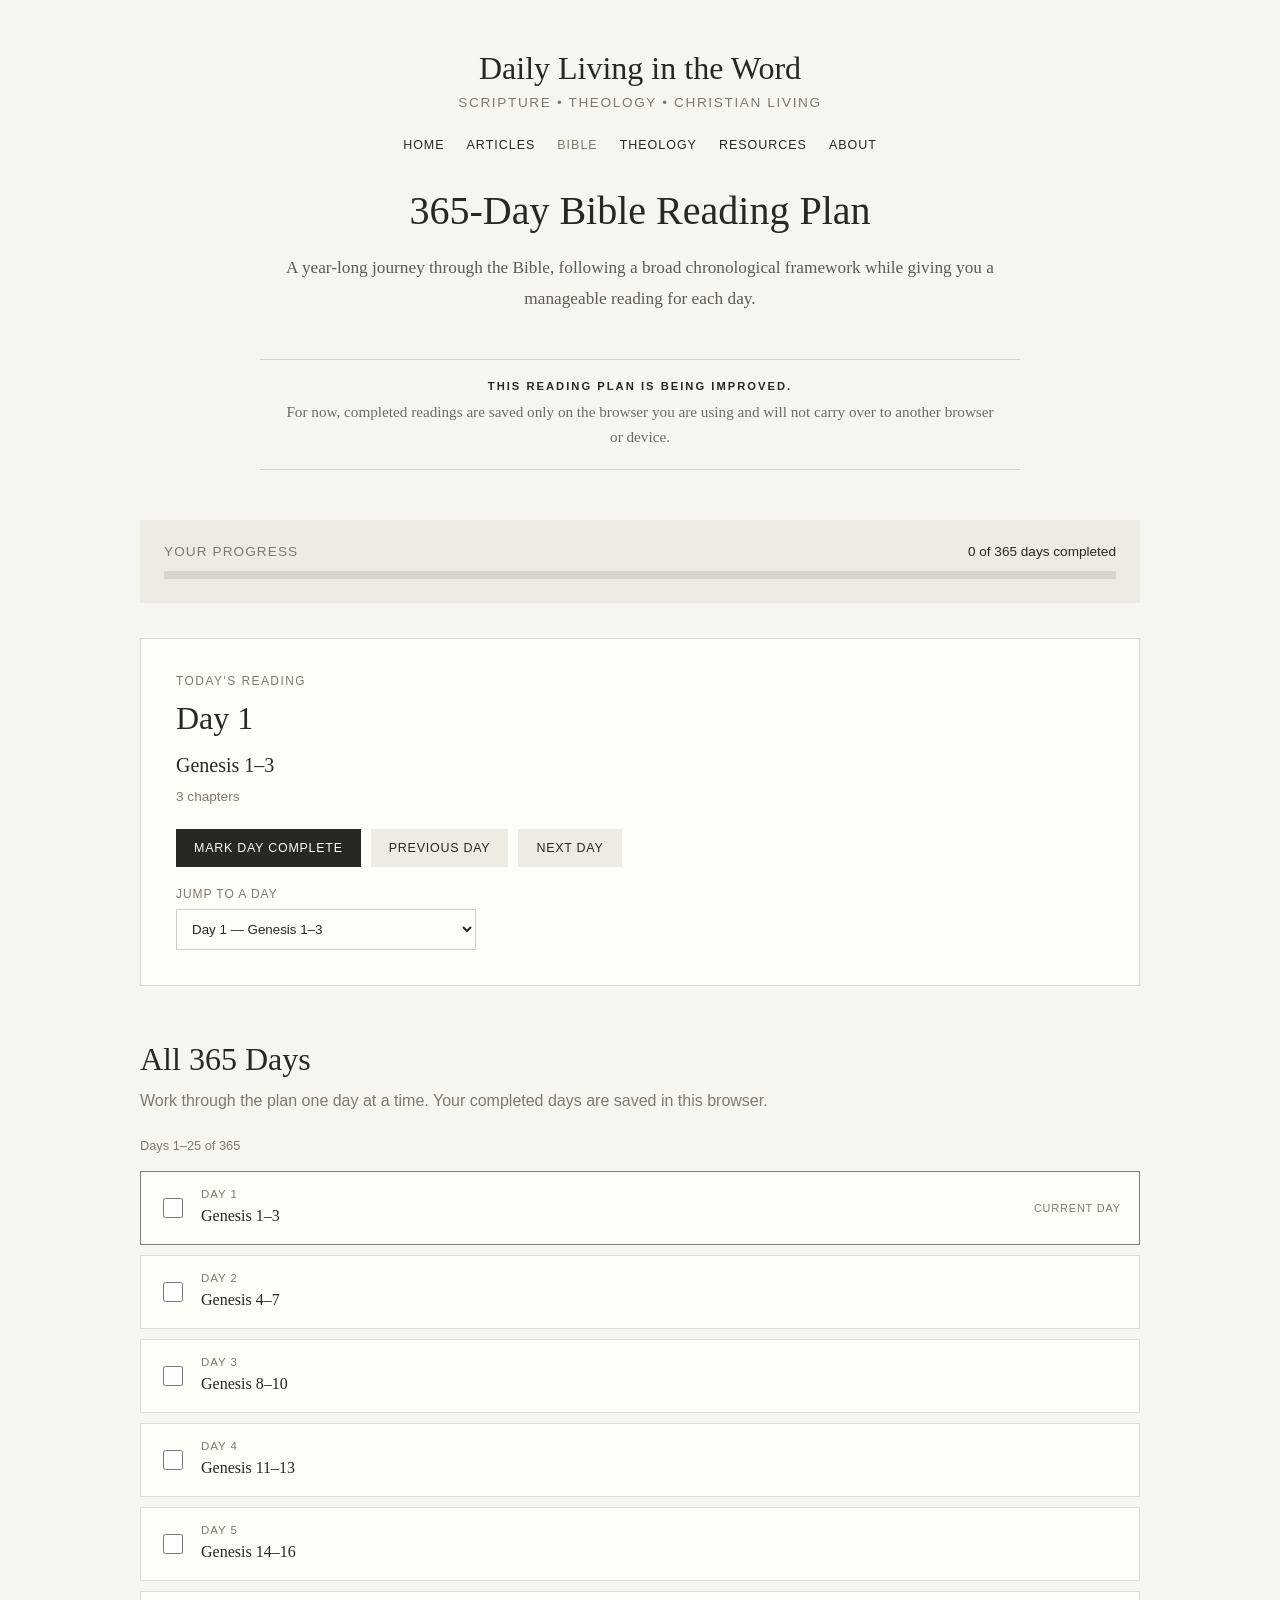
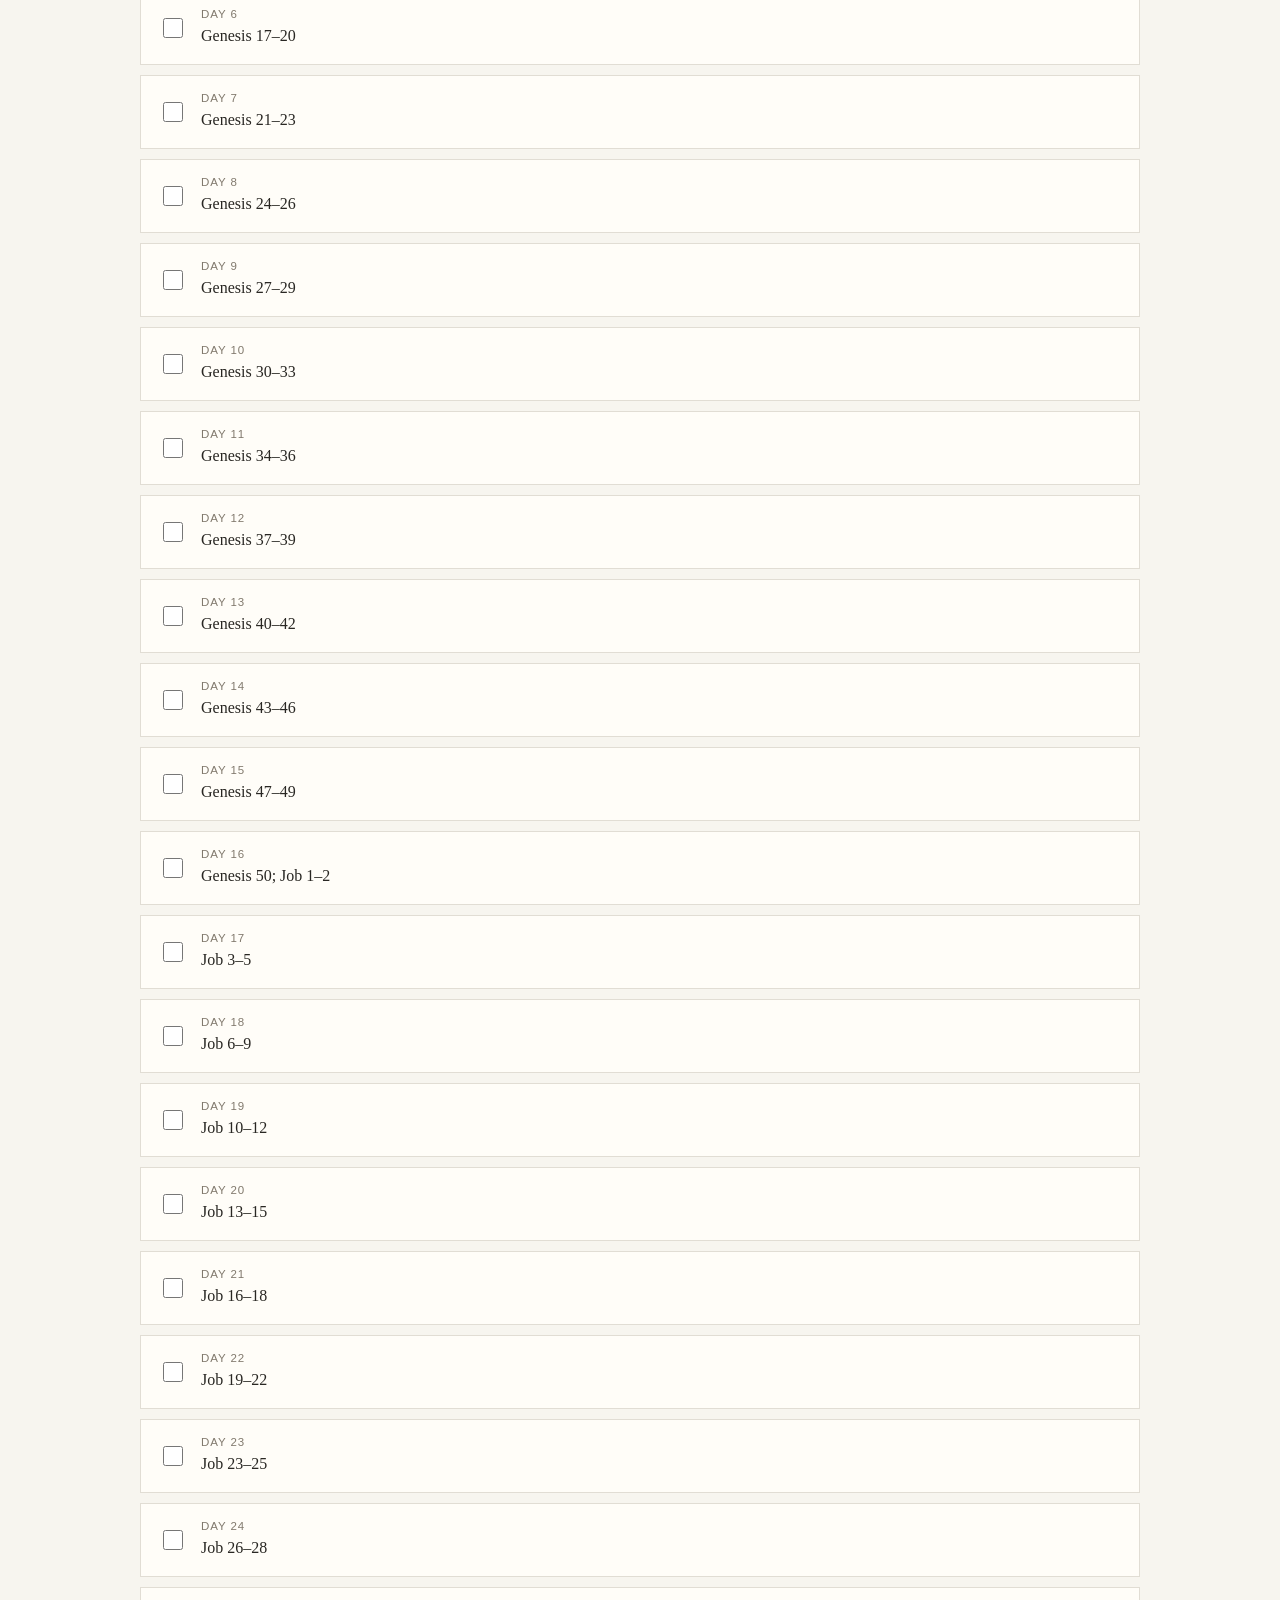
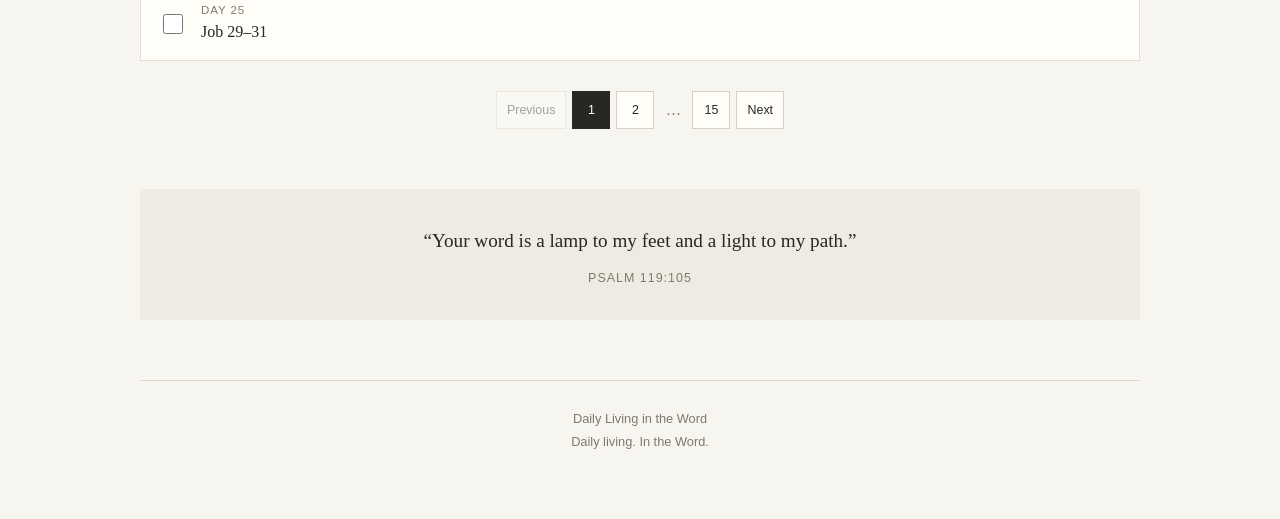
<file: bible-reading-plan.html>
<!DOCTYPE html>
<html lang="en">
<head>
    <meta charset="UTF-8">
    <meta name="viewport" content="width=device-width, initial-scale=1.0">

    <title>365-Day Bible Reading Plan | Daily Living in the Word</title>

    <style>
        * {
            box-sizing: border-box;
        }

        body {
            margin: 0;
            background: #f7f5ef;
            color: #292723;
            font-family: Arial, sans-serif;
        }

        .reading-page {
            width: 92%;
            max-width: 1000px;
            margin: 0 auto;
            padding: 50px 0 70px;
        }

        .site-header {
            text-align: center;
            margin-bottom: 35px;
        }

        .site-title {
            font-family: Georgia, serif;
            font-size: 2rem;
            margin: 0 0 8px;
            font-weight: normal;
        }

        .site-subtitle {
            color: #81796d;
            font-size: 0.85rem;
            letter-spacing: 0.12em;
            text-transform: uppercase;
        }

        .main-nav {
            display: flex;
            justify-content: center;
            flex-wrap: wrap;
            gap: 22px;
            margin-top: 28px;
        }

        .main-nav a {
            color: #292723;
            text-decoration: none;
            font-size: 0.78rem;
            letter-spacing: 0.08em;
            text-transform: uppercase;
        }

        .main-nav a:hover,
        .main-nav a.active {
            color: #81796d;
        }

        .page-intro {
            text-align: center;
            max-width: 720px;
            margin: 0 auto 45px;
        }

        .page-intro h1 {
            font-family: Georgia, serif;
            font-size: 2.5rem;
            font-weight: normal;
            margin: 0 0 18px;
        }

        .page-intro p {
            font-family: Georgia, serif;
            color: #5f5a52;
            font-size: 1.08rem;
            line-height: 1.8;
            margin: 0;
        }


        .reading-plan-notice {
            max-width: 760px;
            margin: 35px auto 50px;
            padding: 20px 24px;
            border-top: 1px solid #d9d3c8;
            border-bottom: 1px solid #d9d3c8;
            text-align: center;
        }

        .reading-plan-notice strong {
            display: block;
            margin-bottom: 8px;
            font-family: Arial, sans-serif;
            font-size: 0.7rem;
            font-weight: 700;
            letter-spacing: 0.18em;
            text-transform: uppercase;
        }

        .reading-plan-notice p {
            margin: 0;
            font-family: Georgia, serif;
            font-size: 0.95rem;
            line-height: 1.6;
            color: #6f6a62;
        }

        .progress-section {
            background: #eeebe3;
            padding: 24px;
            margin-bottom: 35px;
        }

        .progress-header {
            display: flex;
            justify-content: space-between;
            gap: 15px;
            align-items: center;
            margin-bottom: 12px;
            font-size: 0.85rem;
        }

        .progress-label {
            text-transform: uppercase;
            letter-spacing: 0.08em;
            color: #81796d;
        }

        .progress-count {
            color: #292723;
        }

        .progress-bar {
            width: 100%;
            height: 8px;
            background: #d9d4ca;
            overflow: hidden;
        }

        .progress-fill {
            height: 100%;
            width: 0%;
            background: #81796d;
            transition: width 0.3s ease;
        }

        .current-day {
            background: #fffdf8;
            border: 1px solid #ded9cf;
            padding: 35px;
            margin-bottom: 55px;
        }

        .section-label {
            font-size: 0.75rem;
            letter-spacing: 0.12em;
            text-transform: uppercase;
            color: #81796d;
            margin-bottom: 12px;
        }

        .current-day h2 {
            font-family: Georgia, serif;
            font-size: 2rem;
            font-weight: normal;
            margin: 0 0 12px;
        }

        .current-reading {
            font-family: Georgia, serif;
            font-size: 1.25rem;
            line-height: 1.6;
            margin: 0 0 8px;
        }

        .chapter-count {
            color: #81796d;
            font-size: 0.85rem;
            margin-bottom: 25px;
        }

        .current-actions {
            display: flex;
            flex-wrap: wrap;
            gap: 10px;
            align-items: center;
        }

        button,
        select {
            font-family: Arial, sans-serif;
        }

        .primary-button,
        .secondary-button {
            border: none;
            padding: 12px 18px;
            cursor: pointer;
            font-size: 0.78rem;
            letter-spacing: 0.06em;
            text-transform: uppercase;
            transition: opacity 0.2s ease;
        }

        .primary-button {
            background: #292723;
            color: #fffdf8;
        }

        .primary-button.completed {
            background: #81796d;
        }

        .secondary-button {
            background: #eeebe3;
            color: #292723;
        }

        .primary-button:hover,
        .secondary-button:hover {
            opacity: 0.75;
        }

        .day-selector {
            margin-top: 20px;
        }

        .day-selector label {
            display: block;
            font-size: 0.75rem;
            letter-spacing: 0.08em;
            text-transform: uppercase;
            color: #81796d;
            margin-bottom: 8px;
        }

        .day-selector select {
            width: 100%;
            max-width: 300px;
            padding: 11px;
            border: 1px solid #d5d0c6;
            background: #fffdf8;
            color: #292723;
        }

        .plan-section h2 {
            font-family: Georgia, serif;
            font-size: 2rem;
            font-weight: normal;
            margin: 0 0 10px;
        }

        .plan-intro {
            color: #81796d;
            margin: 0 0 25px;
            line-height: 1.6;
        }

        .page-status {
            font-size: 0.8rem;
            color: #81796d;
            margin-bottom: 18px;
        }

        .day-list {
            display: grid;
            gap: 10px;
        }

        .day-item {
            display: flex;
            align-items: center;
            gap: 15px;
            padding: 16px 18px;
            background: #fffdf8;
            border: 1px solid #e1ddd4;
            transition: background 0.2s ease;
        }

        .day-item.current {
            border-color: #81796d;
        }

        .day-item.completed {
            background: #eeebe3;
        }

        .day-check {
            width: 20px;
            height: 20px;
            flex: 0 0 20px;
            accent-color: #81796d;
            cursor: pointer;
        }

        .day-info {
            flex: 1;
            min-width: 0;
        }

        .day-number {
            font-size: 0.72rem;
            text-transform: uppercase;
            letter-spacing: 0.08em;
            color: #81796d;
            margin-bottom: 4px;
        }

        .day-reading {
            font-family: Georgia, serif;
            font-size: 1rem;
            line-height: 1.5;
        }

        .current-marker {
            font-size: 0.68rem;
            text-transform: uppercase;
            letter-spacing: 0.08em;
            color: #81796d;
            white-space: nowrap;
        }

        .plan-pagination {
            display: flex;
            justify-content: center;
            align-items: center;
            flex-wrap: wrap;
            gap: 6px;
            margin-top: 30px;
        }

        .pagination-button {
            min-width: 38px;
            height: 38px;
            padding: 0 10px;
            border: 1px solid #d5d0c6;
            background: #fffdf8;
            color: #292723;
            cursor: pointer;
            font-size: 0.78rem;
        }

        .pagination-button:hover {
            background: #eeebe3;
        }

        .pagination-button.active {
            background: #292723;
            color: #fffdf8;
            border-color: #292723;
        }

        .pagination-button:disabled {
            opacity: 0.4;
            cursor: default;
        }

        .pagination-ellipsis {
            padding: 0 5px;
            color: #81796d;
        }

        .scripture-box {
            margin-top: 60px;
            padding: 35px;
            background: #eeebe3;
            text-align: center;
        }

        .scripture-box p {
            font-family: Georgia, serif;
            font-size: 1.2rem;
            line-height: 1.8;
            margin: 0 0 12px;
        }

        .scripture-reference {
            color: #81796d;
            font-size: 0.78rem;
            text-transform: uppercase;
            letter-spacing: 0.08em;
        }

        footer {
            text-align: center;
            margin-top: 60px;
            padding-top: 30px;
            border-top: 1px solid #ddd8ce;
            color: #81796d;
            font-size: 0.8rem;
        }

        @media (max-width: 700px) {
            .reading-page {
                padding-top: 35px;
            }

            .page-intro h1 {
                font-size: 2rem;
            }

            .current-day {
                padding: 25px;
            }

            .current-day h2 {
                font-size: 1.6rem;
            }

            .current-reading {
                font-size: 1.1rem;
            }

            .current-actions {
                flex-direction: column;
                align-items: stretch;
            }

            .current-actions button {
                width: 100%;
            }

            .day-item {
                padding: 14px;
            }

            .current-marker {
                display: none;
            }

            .pagination-button {
                min-width: 34px;
                height: 34px;
            }
        }

        @media (max-width: 500px) {
            .main-nav {
                gap: 14px;
            }

            .main-nav a {
                font-size: 0.7rem;
            }

            .progress-section {
                padding: 18px;
            }

            .current-day {
                padding: 20px;
            }

            .scripture-box {
                padding: 25px 20px;
            }
        }
    </style>
</head>

<body>

<div class="reading-page">

    <header class="site-header">

        <div class="site-title">
            Daily Living in the Word
        </div>

        <div class="site-subtitle">
            Scripture • Theology • Christian Living
        </div>

        <nav class="main-nav" aria-label="Main navigation">
            <a href="index.html">Home</a>
            <a href="articles.html">Articles</a>
            <a href="bible.html" class="active">Bible</a>
            <a href="theology.html">Theology</a>
            <a href="resources.html">Resources</a>
            <a href="about.html">About</a>
        </nav>

    </header>


    <main>

        <section class="page-intro">

            <h1>365-Day Bible Reading Plan</h1>

            <p>
                A year-long journey through the Bible, following a broad
                chronological framework while giving you a manageable reading
                for each day.
            </p>

        </section>


        <div class="reading-plan-notice">
            <strong>This reading plan is being improved.</strong>
            <p>
                For now, completed readings are saved only on the browser you are using
                and will not carry over to another browser or device.
            </p>
        </div>

        <section class="progress-section">

            <div class="progress-header">

                <span class="progress-label">
                    Your Progress
                </span>

                <span class="progress-count" id="progressCount">
                    0 of 365 days completed
                </span>

            </div>

            <div class="progress-bar">
                <div class="progress-fill" id="progressFill"></div>
            </div>

        </section>


        <section class="current-day" id="currentDaySection">

            <div class="section-label">
                Today's Reading
            </div>

            <h2 id="currentDayTitle">
                Day 1
            </h2>

            <p class="current-reading" id="currentReading">
                Genesis 1–3
            </p>

            <div class="chapter-count" id="currentChapterCount">
                3 chapters
            </div>

            <div class="current-actions">

                <button
                    type="button"
                    class="primary-button"
                    id="completeButton">
                    Mark Day Complete
                </button>

                <button
                    type="button"
                    class="secondary-button"
                    id="previousButton">
                    Previous Day
                </button>

                <button
                    type="button"
                    class="secondary-button"
                    id="nextButton">
                    Next Day
                </button>

            </div>


            <div class="day-selector">

                <label for="daySelect">
                    Jump to a day
                </label>

                <select id="daySelect">
                </select>

            </div>

        </section>


        <section class="plan-section">

            <h2>All 365 Days</h2>

            <p class="plan-intro">
                Work through the plan one day at a time. Your completed days
                are saved in this browser.
            </p>

            <div class="page-status" id="pageStatus">
                Days 1–25 of 365
            </div>

            <div class="day-list" id="dayList">
            </div>

            <nav
                class="plan-pagination"
                id="pagination"
                aria-label="Reading plan pagination">
            </nav>

        </section>


        <section class="scripture-box">

            <p>
                “Your word is a lamp to my feet and a light to my path.”
            </p>

            <div class="scripture-reference">
                Psalm 119:105
            </div>

        </section>

    </main>


    <footer>

        <div>
            Daily Living in the Word
        </div>

        <div style="margin-top: 8px;">
            Daily living. In the Word.
        </div>

    </footer>

</div>


<script>

    /*
     * ============================================================
     * 365-DAY BIBLE READING PLAN
     * ============================================================
     *
     * The plan contains all 66 books and all 1,189 chapters.
     * The chapters are distributed across 365 days.
     *
     * The ordering is a broad chronological framework rather
     * than a claim that every book is placed at its exact
     * historical date.
     * ============================================================
     */


    const books = [

        ["Genesis", 50],
        ["Job", 42],
        ["Exodus", 40],
        ["Leviticus", 27],
        ["Numbers", 36],
        ["Deuteronomy", 34],
        ["Joshua", 24],
        ["Judges", 21],
        ["Ruth", 4],
        ["1 Samuel", 31],
        ["2 Samuel", 24],
        ["1 Chronicles", 29],
        ["Psalms", 150],
        ["1 Kings", 22],
        ["2 Chronicles", 36],
        ["Proverbs", 31],
        ["Ecclesiastes", 12],
        ["Song of Solomon", 8],
        ["Obadiah", 1],
        ["Joel", 3],
        ["Jonah", 4],
        ["Amos", 9],
        ["Hosea", 14],
        ["Isaiah", 66],
        ["Micah", 7],
        ["Nahum", 3],
        ["Zephaniah", 3],
        ["Habakkuk", 3],
        ["2 Kings", 25],
        ["Jeremiah", 52],
        ["Lamentations", 5],
        ["Ezekiel", 48],
        ["Daniel", 12],
        ["Ezra", 10],
        ["Esther", 10],
        ["Nehemiah", 13],
        ["Haggai", 2],
        ["Zechariah", 14],
        ["Malachi", 4],

        ["Matthew", 28],
        ["Mark", 16],
        ["Luke", 24],
        ["John", 21],
        ["Acts", 28],
        ["James", 5],
        ["Galatians", 6],
        ["1 Thessalonians", 5],
        ["2 Thessalonians", 3],
        ["1 Corinthians", 16],
        ["2 Corinthians", 13],
        ["Romans", 16],
        ["Ephesians", 6],
        ["Philippians", 4],
        ["Colossians", 4],
        ["Philemon", 1],
        ["1 Timothy", 6],
        ["Titus", 3],
        ["2 Timothy", 4],
        ["Hebrews", 13],
        ["1 Peter", 5],
        ["2 Peter", 3],
        ["Jude", 1],
        ["1 John", 5],
        ["2 John", 1],
        ["3 John", 1],
        ["Revelation", 22]

    ];


    const TOTAL_DAYS = 365;

    const DAYS_PER_PAGE = 25;

    const TOTAL_CHAPTERS = books.reduce(
        (total, book) => total + book[1],
        0
    );

    const TOTAL_PAGES = Math.ceil(
        TOTAL_DAYS / DAYS_PER_PAGE
    );


    /*
     * ============================================================
     * STORAGE
     * ============================================================
     */

    const COMPLETED_STORAGE_KEY =
        "dlitw-365-reading-plan";

    const CURRENT_DAY_STORAGE_KEY =
        "dlitw-current-reading-day";


    let completedDays =
        JSON.parse(
            localStorage.getItem(COMPLETED_STORAGE_KEY) || "[]"
        );

    let currentDay =
        parseInt(
            localStorage.getItem(CURRENT_DAY_STORAGE_KEY) || "1",
            10
        );

    let currentListPage = 1;


    /*
     * Make sure current day is valid.
     */

    if (
        isNaN(currentDay) ||
        currentDay < 1 ||
        currentDay > TOTAL_DAYS
    ) {
        currentDay = 1;
    }


    /*
     * ============================================================
     * BUILD COMPLETE CHAPTER LIST
     * ============================================================
     */

    function buildChapterList() {

        const chapters = [];

        books.forEach(book => {

            const bookName = book[0];
            const chapterCount = book[1];

            for (
                let chapter = 1;
                chapter <= chapterCount;
                chapter++
            ) {

                chapters.push({
                    book: bookName,
                    chapter: chapter
                });

            }

        });

        return chapters;
    }


    const chapters = buildChapterList();


    /*
     * ============================================================
     * BUILD 365-DAY PLAN
     * ============================================================
     */

    function buildReadingPlan() {

        const plan = [];

        let previousTarget = 0;

        for (
            let day = 1;
            day <= TOTAL_DAYS;
            day++
        ) {

            const target = Math.round(
                day * TOTAL_CHAPTERS / TOTAL_DAYS
            );

            const dayChapters =
                chapters.slice(
                    previousTarget,
                    target
                );

            plan.push({
                day: day,
                chapters: dayChapters
            });

            previousTarget = target;
        }

        return plan;
    }


    const readingPlan =
        buildReadingPlan();


    /*
     * ============================================================
     * FORMAT READING
     * ============================================================
     */

    function formatReading(dayData) {

        const dayChapters = dayData.chapters;

        if (!dayChapters.length) {
            return "No reading assigned";
        }


        const groups = [];

        let currentBook =
            dayChapters[0].book;

        let startChapter =
            dayChapters[0].chapter;

        let previousChapter =
            dayChapters[0].chapter;


        for (
            let i = 1;
            i < dayChapters.length;
            i++
        ) {

            const chapter =
                dayChapters[i];


            if (
                chapter.book === currentBook &&
                chapter.chapter === previousChapter + 1
            ) {

                previousChapter =
                    chapter.chapter;

            } else {

                groups.push({
                    book: currentBook,
                    start: startChapter,
                    end: previousChapter
                });

                currentBook =
                    chapter.book;

                startChapter =
                    chapter.chapter;

                previousChapter =
                    chapter.chapter;
            }

        }


        groups.push({
            book: currentBook,
            start: startChapter,
            end: previousChapter
        });


        return groups
            .map(group => {

                if (
                    group.start === group.end
                ) {

                    return `${group.book} ${group.start}`;

                }

                return `${group.book} ${group.start}–${group.end}`;

            })
            .join("; ");
    }


    /*
     * ============================================================
     * COMPLETION HELPERS
     * ============================================================
     */

    function isCompleted(day) {

        return completedDays.includes(day);

    }


    function saveCompletedDays() {

        localStorage.setItem(
            COMPLETED_STORAGE_KEY,
            JSON.stringify(completedDays)
        );

    }


    function saveCurrentDay() {

        localStorage.setItem(
            CURRENT_DAY_STORAGE_KEY,
            String(currentDay)
        );

    }


    /*
     * ============================================================
     * PROGRESS
     * ============================================================
     */

    function updateProgress() {

        const completedCount =
            completedDays.length;

        const percentage =
            (completedCount / TOTAL_DAYS) * 100;


        document.getElementById(
            "progressCount"
        ).textContent =
            `${completedCount} of ${TOTAL_DAYS} days completed`;


        document.getElementById(
            "progressFill"
        ).style.width =
            `${percentage}%`;

    }


    /*
     * ============================================================
     * CURRENT DAY
     * ============================================================
     */

    function showCurrentDay() {

        const dayData =
            readingPlan[currentDay - 1];


        document.getElementById(
            "currentDayTitle"
        ).textContent =
            `Day ${currentDay}`;


        document.getElementById(
            "currentReading"
        ).textContent =
            formatReading(dayData);


        const chapterCount =
            dayData.chapters.length;


        document.getElementById(
            "currentChapterCount"
        ).textContent =
            chapterCount === 1
                ? "1 chapter"
                : `${chapterCount} chapters`;


        const completeButton =
            document.getElementById(
                "completeButton"
            );


        if (isCompleted(currentDay)) {

            completeButton.textContent =
                "Day Completed ✓";

            completeButton.classList.add(
                "completed"
            );

        } else {

            completeButton.textContent =
                "Mark Day Complete";

            completeButton.classList.remove(
                "completed"
            );

        }


        document.getElementById(
            "previousButton"
        ).disabled =
            currentDay === 1;


        document.getElementById(
            "nextButton"
        ).disabled =
            currentDay === TOTAL_DAYS;


        document.getElementById(
            "daySelect"
        ).value =
            String(currentDay);

    }


    /*
     * ============================================================
     * DAY SELECTOR
     * ============================================================
     */

    function buildDaySelector() {

        const select =
            document.getElementById(
                "daySelect"
            );

        select.innerHTML = "";


        readingPlan.forEach(dayData => {

            const option =
                document.createElement("option");

            option.value =
                String(dayData.day);

            option.textContent =
                `Day ${dayData.day} — ${formatReading(dayData)}`;

            select.appendChild(option);

        });

    }


    /*
     * ============================================================
     * PAGINATION
     * ============================================================
     */

    function getPageStart() {

        return (
            (currentListPage - 1) *
            DAYS_PER_PAGE
        ) + 1;

    }


    function getPageEnd() {

        return Math.min(
            currentListPage * DAYS_PER_PAGE,
            TOTAL_DAYS
        );

    }


    /*
     * Render the visible days only.
     */

    function buildAllDays() {

        const list =
            document.getElementById(
                "dayList"
            );

        list.innerHTML = "";


        const startDay =
            getPageStart();

        const endDay =
            getPageEnd();


        for (
            let day = startDay;
            day <= endDay;
            day++
        ) {

            const dayData =
                readingPlan[day - 1];


            const item =
                document.createElement("div");

            item.className =
                "day-item";


            if (isCompleted(day)) {

                item.classList.add(
                    "completed"
                );

            }


            if (day === currentDay) {

                item.classList.add(
                    "current"
                );

            }


            const checkbox =
                document.createElement("input");

            checkbox.type =
                "checkbox";

            checkbox.className =
                "day-check";

            checkbox.checked =
                isCompleted(day);

            checkbox.setAttribute(
                "aria-label",
                `Mark Day ${day} complete`
            );


            checkbox.addEventListener(
                "change",
                function () {

                    toggleDayCompletion(day);

                }
            );


            const info =
                document.createElement("div");

            info.className =
                "day-info";


            const number =
                document.createElement("div");

            number.className =
                "day-number";

            number.textContent =
                `Day ${day}`;


            const reading =
                document.createElement("div");

            reading.className =
                "day-reading";

            reading.textContent =
                formatReading(dayData);


            info.appendChild(number);

            info.appendChild(reading);


            item.appendChild(checkbox);

            item.appendChild(info);


            if (day === currentDay) {

                const marker =
                    document.createElement("div");

                marker.className =
                    "current-marker";

                marker.textContent =
                    "Current Day";

                item.appendChild(marker);

            }


            list.appendChild(item);

        }


        document.getElementById(
            "pageStatus"
        ).textContent =
            `Days ${startDay}–${endDay} of ${TOTAL_DAYS}`;


        buildPagination();

    }


    /*
     * ============================================================
     * PAGINATION CONTROLS
     * ============================================================
     */

    function buildPagination() {

        const pagination =
            document.getElementById(
                "pagination"
            );

        pagination.innerHTML = "";


        /*
         * Previous button
         */

        const previous =
            document.createElement("button");

        previous.type =
            "button";

        previous.className =
            "pagination-button";

        previous.textContent =
            "Previous";

        previous.setAttribute(
            "aria-label",
            "Previous page"
        );

        previous.disabled =
            currentListPage === 1;


        previous.addEventListener(
            "click",
            function () {

                if (
                    currentListPage > 1
                ) {

                    currentListPage--;

                    buildAllDays();

                }

            }
        );


        pagination.appendChild(previous);


        /*
         * Page numbers
         */

        const pages =
            getPaginationPages();


        pages.forEach(page => {

            if (page === "...") {

                const ellipsis =
                    document.createElement("span");

                ellipsis.className =
                    "pagination-ellipsis";

                ellipsis.textContent =
                    "…";

                pagination.appendChild(
                    ellipsis
                );

                return;
            }


            const button =
                document.createElement("button");

            button.type =
                "button";

            button.className =
                "pagination-button";

            button.textContent =
                String(page);

            button.setAttribute(
                "aria-label",
                `Page ${page}`
            );


            if (
                page === currentListPage
            ) {

                button.classList.add(
                    "active"
                );

                button.setAttribute(
                    "aria-current",
                    "page"
                );

            }


            button.addEventListener(
                "click",
                function () {

                    currentListPage =
                        page;

                    buildAllDays();

                }
            );


            pagination.appendChild(
                button
            );

        });


        /*
         * Next button
         */

        const next =
            document.createElement("button");

        next.type =
            "button";

        next.className =
            "pagination-button";

        next.textContent =
            "Next";

        next.setAttribute(
            "aria-label",
            "Next page"
        );

        next.disabled =
            currentListPage === TOTAL_PAGES;


        next.addEventListener(
            "click",
            function () {

                if (
                    currentListPage <
                    TOTAL_PAGES
                ) {

                    currentListPage++;

                    buildAllDays();

                }

            }
        );


        pagination.appendChild(next);

    }


    /*
     * Creates a compact pagination display.
     *
     * Example:
     *
     * Previous
     * 1 2 3 … 15
     * Next
     *
     * The current page and nearby pages remain visible.
     */

    function getPaginationPages() {

        const pages = [];


        if (TOTAL_PAGES <= 7) {

            for (
                let page = 1;
                page <= TOTAL_PAGES;
                page++
            ) {

                pages.push(page);

            }

            return pages;

        }


        pages.push(1);


        if (currentListPage > 4) {

            pages.push("...");

        }


        const start =
            Math.max(
                2,
                currentListPage - 1
            );

        const end =
            Math.min(
                TOTAL_PAGES - 1,
                currentListPage + 1
            );


        for (
            let page = start;
            page <= end;
            page++
        ) {

            pages.push(page);

        }


        if (
            currentListPage <
            TOTAL_PAGES - 3
        ) {

            pages.push("...");

        }


        pages.push(TOTAL_PAGES);


        return pages;

    }


    /*
     * ============================================================
     * TOGGLE COMPLETION
     * ============================================================
     */

    function toggleDayCompletion(day) {

        const index =
            completedDays.indexOf(day);


        if (index === -1) {

            completedDays.push(day);

        } else {

            completedDays.splice(
                index,
                1
            );

        }


        completedDays =
            [...new Set(completedDays)]
                .sort(
                    (a, b) => a - b
                );


        saveCompletedDays();

        updateProgress();


        /*
         * If the current day was just completed,
         * automatically move to the next day.
         */

        if (
            day === currentDay &&
            isCompleted(day) &&
            currentDay < TOTAL_DAYS
        ) {

            currentDay++;

            saveCurrentDay();

        }


        showCurrentDay();

        /*
         * Rebuild the same pagination page.
         * This means ticking a day does not suddenly
         * move the user to another page.
         */

        buildAllDays();

    }


    /*
     * ============================================================
     * CURRENT DAY NAVIGATION
     * ============================================================
     */

    document
        .getElementById("previousButton")
        .addEventListener(
            "click",
            function () {

                if (currentDay > 1) {

                    currentDay--;

                    saveCurrentDay();

                    showCurrentDay();

                    buildAllDays();

                }

            }
        );


    document
        .getElementById("nextButton")
        .addEventListener(
            "click",
            function () {

                if (
                    currentDay <
                    TOTAL_DAYS
                ) {

                    currentDay++;

                    saveCurrentDay();

                    showCurrentDay();

                    buildAllDays();

                }

            }
        );


    /*
     * ============================================================
     * COMPLETE CURRENT DAY
     * ============================================================
     */

    document
        .getElementById("completeButton")
        .addEventListener(
            "click",
            function () {

                toggleDayCompletion(
                    currentDay
                );

            }
        );


    /*
     * ============================================================
     * DAY SELECTOR
     * ============================================================
     */

    document
        .getElementById("daySelect")
        .addEventListener(
            "change",
            function () {

                currentDay =
                    parseInt(
                        this.value,
                        10
                    );


                saveCurrentDay();

                showCurrentDay();

                buildAllDays();

            }
        );


    /*
     * ============================================================
     * INITIALISE
     * ============================================================
     */

    buildDaySelector();

    updateProgress();

    showCurrentDay();

    buildAllDays();

</script>

</body>
</html>
</file>
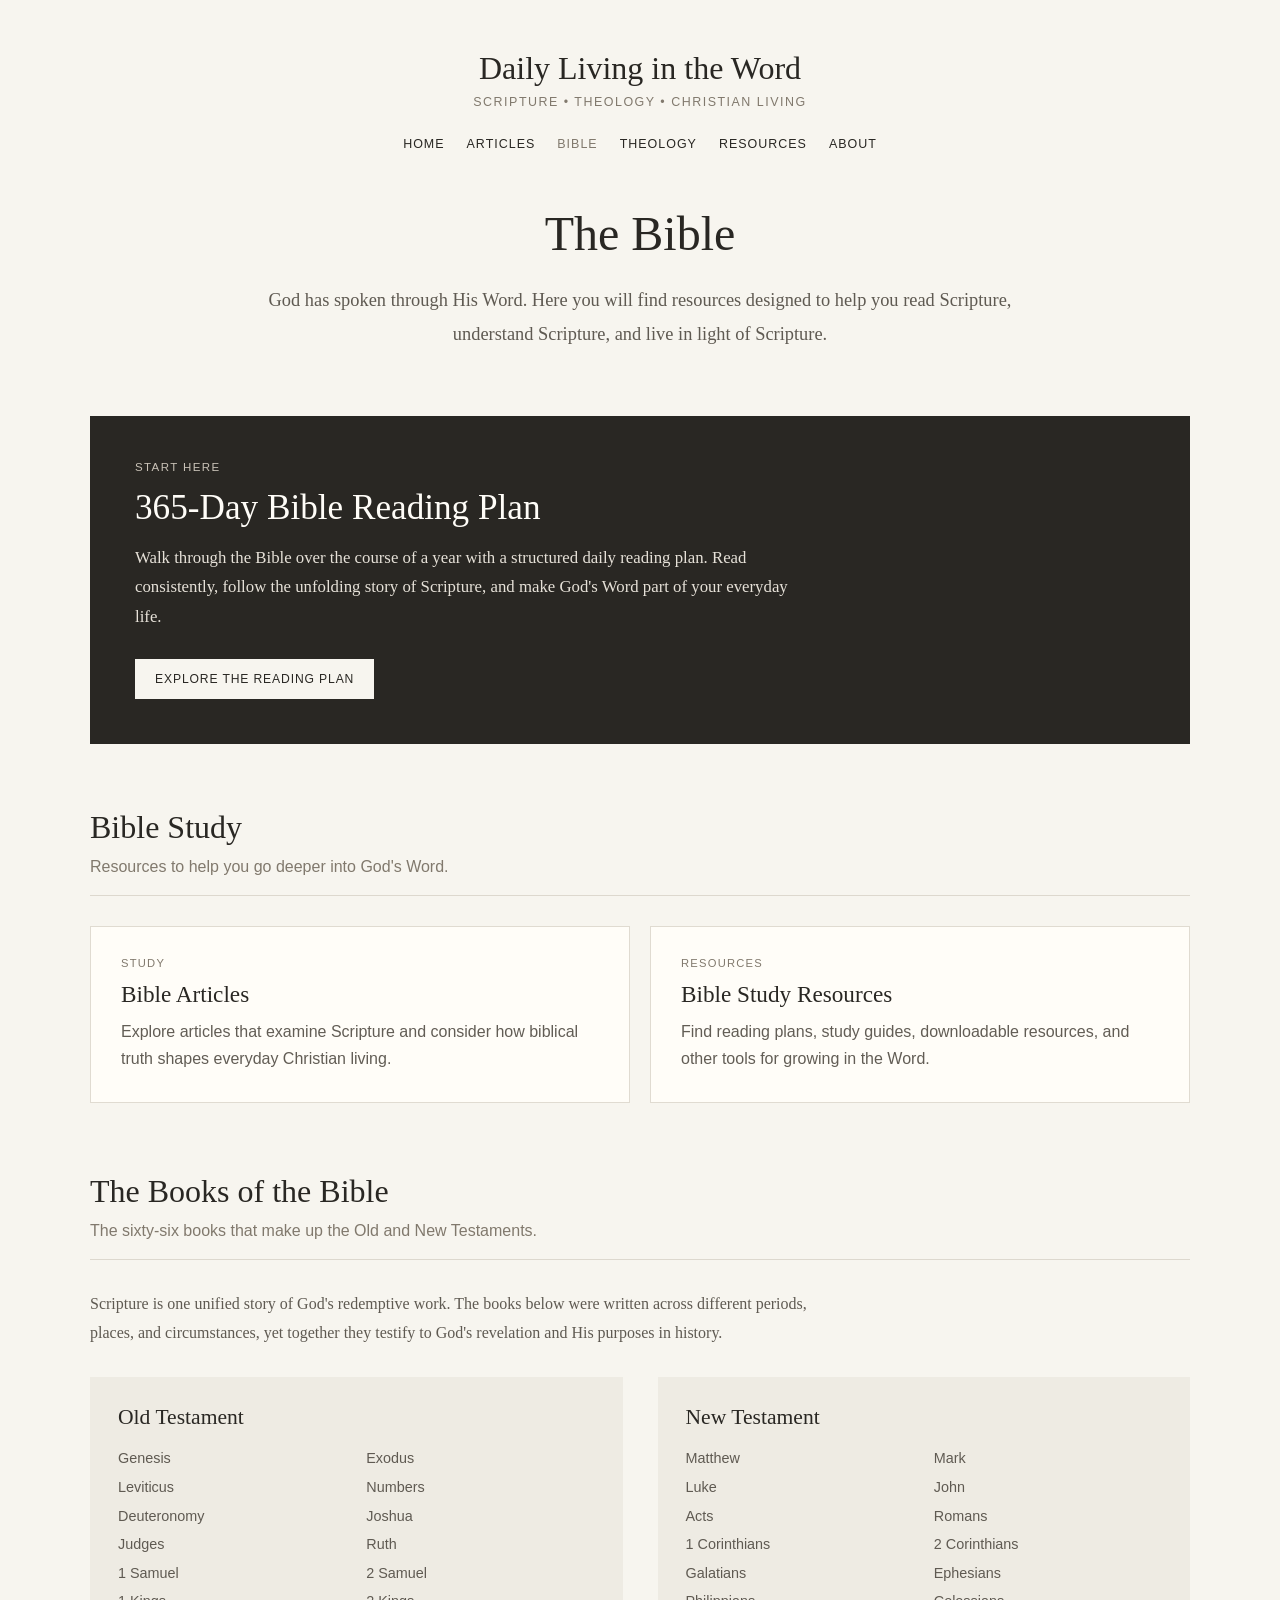
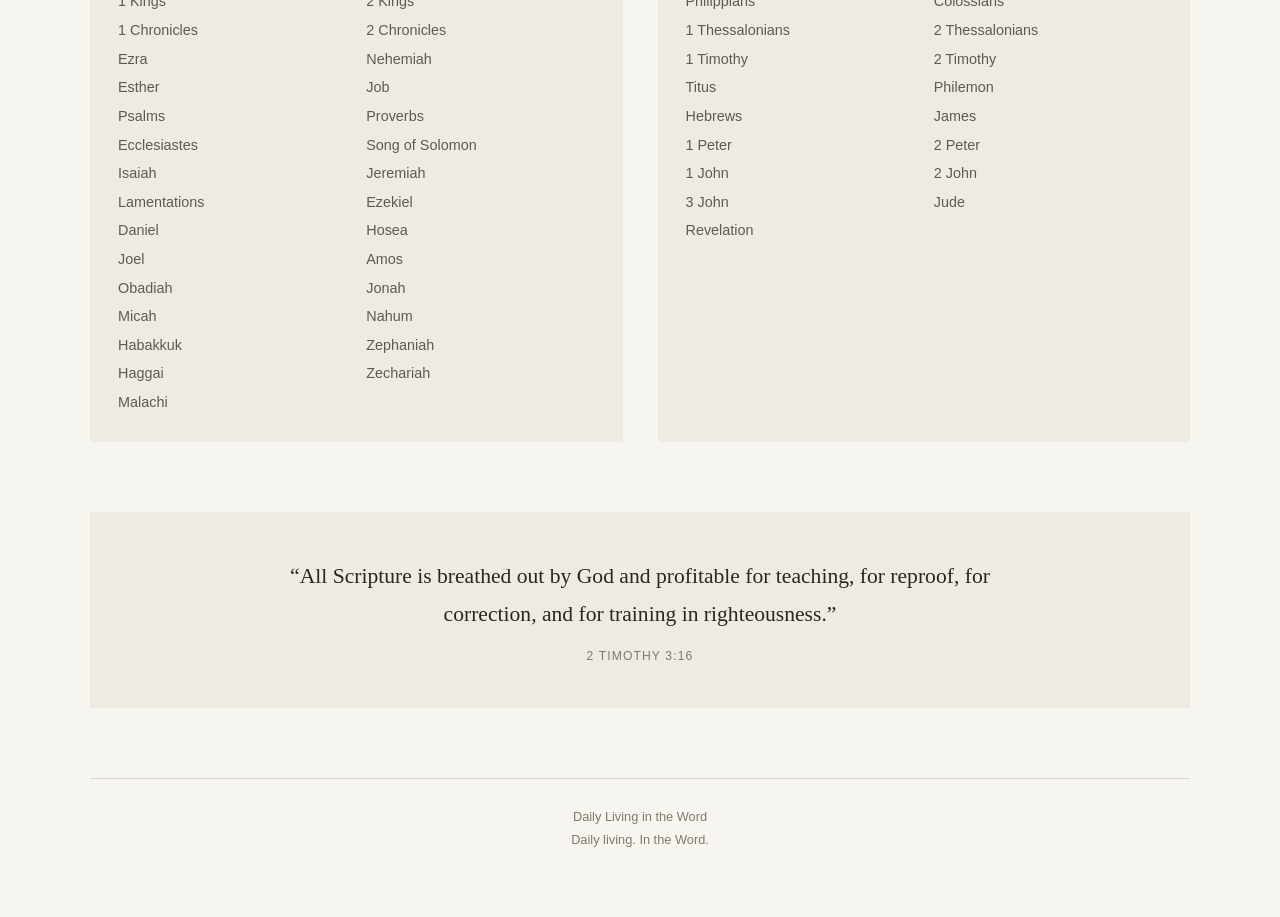
<file: bible.html>
<!DOCTYPE html>
<html lang="en">
<head>
    <meta charset="UTF-8">
    <meta name="viewport" content="width=device-width, initial-scale=1.0">

    <title>Bible | Daily Living in the Word</title>

    <style>
        * {
            box-sizing: border-box;
        }

        body {
            margin: 0;
            background: #f7f5ef;
            color: #292723;
            font-family: Arial, sans-serif;
        }

        .page {
            width: 92%;
            max-width: 1100px;
            margin: 0 auto;
            padding: 50px 0 70px;
        }

        /* HEADER */

        .site-header {
            text-align: center;
            margin-bottom: 55px;
        }

        .site-title {
            font-family: Georgia, serif;
            font-size: 2rem;
            font-weight: normal;
            margin-bottom: 8px;
        }

        .site-subtitle {
            color: #81796d;
            font-size: 0.78rem;
            letter-spacing: 0.12em;
            text-transform: uppercase;
        }

        .main-nav {
            display: flex;
            justify-content: center;
            flex-wrap: wrap;
            gap: 22px;
            margin-top: 28px;
        }

        .main-nav a {
            color: #292723;
            text-decoration: none;
            font-size: 0.78rem;
            letter-spacing: 0.08em;
            text-transform: uppercase;
        }

        .main-nav a:hover,
        .main-nav a.active {
            color: #81796d;
        }

        /* PAGE INTRO */

        .page-intro {
            max-width: 760px;
            margin: 0 auto 65px;
            text-align: center;
        }

        .page-intro h1 {
            font-family: Georgia, serif;
            font-size: 3rem;
            font-weight: normal;
            margin: 0 0 22px;
        }

        .page-intro p {
            font-family: Georgia, serif;
            font-size: 1.15rem;
            line-height: 1.85;
            color: #5f5a52;
            margin: 0;
        }

        /* FEATURE */

        .reading-plan-feature {
            background: #292723;
            color: #fffdf8;
            padding: 45px;
            margin-bottom: 65px;
        }

        .feature-label {
            font-size: 0.72rem;
            letter-spacing: 0.12em;
            text-transform: uppercase;
            color: #c9c2b7;
            margin-bottom: 15px;
        }

        .reading-plan-feature h2 {
            font-family: Georgia, serif;
            font-weight: normal;
            font-size: 2.2rem;
            margin: 0 0 15px;
        }

        .reading-plan-feature p {
            max-width: 680px;
            font-family: Georgia, serif;
            font-size: 1.05rem;
            line-height: 1.75;
            color: #e6e1d8;
            margin: 0 0 28px;
        }

        .feature-button {
            display: inline-block;
            background: #f7f5ef;
            color: #292723;
            padding: 13px 20px;
            text-decoration: none;
            font-size: 0.76rem;
            letter-spacing: 0.07em;
            text-transform: uppercase;
        }

        .feature-button:hover {
            opacity: 0.8;
        }

        /* SECTIONS */

        .section {
            margin-bottom: 70px;
        }

        .section-heading {
            border-bottom: 1px solid #ddd8ce;
            padding-bottom: 15px;
            margin-bottom: 30px;
        }

        .section-heading h2 {
            font-family: Georgia, serif;
            font-size: 2rem;
            font-weight: normal;
            margin: 0;
        }

        .section-heading p {
            color: #81796d;
            line-height: 1.6;
            margin: 8px 0 0;
        }

        /* CARDS */

        .card-grid {
            display: grid;
            grid-template-columns: repeat(2, 1fr);
            gap: 20px;
        }

        .card {
            background: #fffdf8;
            border: 1px solid #e0dbd1;
            padding: 30px;
            text-decoration: none;
            color: #292723;
            transition: transform 0.2s ease, border-color 0.2s ease;
        }

        .card:hover {
            transform: translateY(-2px);
            border-color: #aaa297;
        }

        .card-label {
            color: #81796d;
            font-size: 0.7rem;
            letter-spacing: 0.11em;
            text-transform: uppercase;
            margin-bottom: 12px;
        }

        .card h3 {
            font-family: Georgia, serif;
            font-size: 1.45rem;
            font-weight: normal;
            margin: 0 0 10px;
        }

        .card p {
            color: #625d55;
            line-height: 1.7;
            margin: 0;
        }

        /* BIBLE BOOKS */

        .books-intro {
            max-width: 760px;
            font-family: Georgia, serif;
            line-height: 1.8;
            color: #5f5a52;
            margin-bottom: 30px;
        }

        .book-columns {
            display: grid;
            grid-template-columns: repeat(2, 1fr);
            gap: 35px;
        }

        .book-group {
            background: #eeebe3;
            padding: 28px;
        }

        .book-group h3 {
            font-family: Georgia, serif;
            font-size: 1.35rem;
            font-weight: normal;
            margin: 0 0 18px;
        }

        .book-list {
            display: grid;
            grid-template-columns: repeat(2, 1fr);
            gap: 7px 20px;
            margin: 0;
            padding: 0;
            list-style: none;
        }

        .book-list li {
            color: #5f5a52;
            font-size: 0.9rem;
            line-height: 1.5;
        }

        /* SCRIPTURE */

        .scripture-section {
            background: #eeebe3;
            padding: 45px;
            text-align: center;
            margin-bottom: 70px;
        }

        .scripture-section p {
            max-width: 760px;
            margin: 0 auto 15px;
            font-family: Georgia, serif;
            font-size: 1.35rem;
            line-height: 1.8;
        }

        .scripture-reference {
            color: #81796d;
            font-size: 0.76rem;
            letter-spacing: 0.09em;
            text-transform: uppercase;
        }

        /* FOOTER */

        footer {
            border-top: 1px solid #ddd8ce;
            padding-top: 30px;
            text-align: center;
            color: #81796d;
            font-size: 0.8rem;
        }

        .footer-tagline {
            margin-top: 8px;
        }

        /* RESPONSIVE */

        @media (max-width: 750px) {

            .page {
                padding-top: 35px;
            }

            .page-intro h1 {
                font-size: 2.3rem;
            }

            .reading-plan-feature {
                padding: 30px;
            }

            .card-grid,
            .book-columns {
                grid-template-columns: 1fr;
            }

        }

        @media (max-width: 500px) {

            .main-nav {
                gap: 14px;
            }

            .main-nav a {
                font-size: 0.7rem;
            }

            .page-intro {
                margin-bottom: 45px;
            }

            .page-intro h1 {
                font-size: 2rem;
            }

            .page-intro p {
                font-size: 1rem;
            }

            .reading-plan-feature {
                padding: 25px;
            }

            .reading-plan-feature h2 {
                font-size: 1.8rem;
            }

            .card {
                padding: 25px;
            }

            .book-list {
                grid-template-columns: 1fr;
            }

            .scripture-section {
                padding: 30px 20px;
            }

            .scripture-section p {
                font-size: 1.15rem;
            }
        }
    </style>
</head>

<body>

<div class="page">

    <!-- HEADER -->

    <header class="site-header">

        <div class="site-title">
            Daily Living in the Word
        </div>

        <div class="site-subtitle">
            Scripture • Theology • Christian Living
        </div>

        <nav class="main-nav" aria-label="Main navigation">

            <a href="index.html">
                Home
            </a>

            <a href="articles.html">
                Articles
            </a>

            <a href="bible.html" class="active">
                Bible
            </a>

            <a href="theology.html">
                Theology
            </a>

            <a href="resources.html">
                Resources
            </a>

            <a href="about.html">
                About
            </a>

        </nav>

    </header>


    <main>

        <!-- INTRO -->

        <section class="page-intro">

            <h1>The Bible</h1>

            <p>
                God has spoken through His Word. Here you will find resources
                designed to help you read Scripture, understand Scripture,
                and live in light of Scripture.
            </p>

        </section>


        <!-- READING PLAN FEATURE -->

        <section class="reading-plan-feature">

            <div class="feature-label">
                Start Here
            </div>

            <h2>
                365-Day Bible Reading Plan
            </h2>

            <p>
                Walk through the Bible over the course of a year with a
                structured daily reading plan. Read consistently, follow
                the unfolding story of Scripture, and make God's Word part
                of your everyday life.
            </p>

            <a
                href="bible-reading-plan.html"
                class="feature-button">
                Explore the Reading Plan
            </a>

        </section>


        <!-- BIBLE STUDY -->

        <section class="section">

            <div class="section-heading">

                <h2>
                    Bible Study
                </h2>

                <p>
                    Resources to help you go deeper into God's Word.
                </p>

            </div>


            <div class="card-grid">

                <a href="articles.html" class="card">

                    <div class="card-label">
                        Study
                    </div>

                    <h3>
                        Bible Articles
                    </h3>

                    <p>
                        Explore articles that examine Scripture and consider
                        how biblical truth shapes everyday Christian living.
                    </p>

                </a>


                <a href="resources.html" class="card">

                    <div class="card-label">
                        Resources
                    </div>

                    <h3>
                        Bible Study Resources
                    </h3>

                    <p>
                        Find reading plans, study guides, downloadable
                        resources, and other tools for growing in the Word.
                    </p>

                </a>

            </div>

        </section>


        <!-- BOOKS OF THE BIBLE -->

        <section class="section">

            <div class="section-heading">

                <h2>
                    The Books of the Bible
                </h2>

                <p>
                    The sixty-six books that make up the Old and New Testaments.
                </p>

            </div>


            <p class="books-intro">
                Scripture is one unified story of God's redemptive work.
                The books below were written across different periods,
                places, and circumstances, yet together they testify to
                God's revelation and His purposes in history.
            </p>


            <div class="book-columns">

                <!-- OLD TESTAMENT -->

                <div class="book-group">

                    <h3>
                        Old Testament
                    </h3>

                    <ul class="book-list">

                        <li>Genesis</li>
                        <li>Exodus</li>
                        <li>Leviticus</li>
                        <li>Numbers</li>
                        <li>Deuteronomy</li>
                        <li>Joshua</li>
                        <li>Judges</li>
                        <li>Ruth</li>
                        <li>1 Samuel</li>
                        <li>2 Samuel</li>
                        <li>1 Kings</li>
                        <li>2 Kings</li>
                        <li>1 Chronicles</li>
                        <li>2 Chronicles</li>
                        <li>Ezra</li>
                        <li>Nehemiah</li>
                        <li>Esther</li>
                        <li>Job</li>
                        <li>Psalms</li>
                        <li>Proverbs</li>
                        <li>Ecclesiastes</li>
                        <li>Song of Solomon</li>
                        <li>Isaiah</li>
                        <li>Jeremiah</li>
                        <li>Lamentations</li>
                        <li>Ezekiel</li>
                        <li>Daniel</li>
                        <li>Hosea</li>
                        <li>Joel</li>
                        <li>Amos</li>
                        <li>Obadiah</li>
                        <li>Jonah</li>
                        <li>Micah</li>
                        <li>Nahum</li>
                        <li>Habakkuk</li>
                        <li>Zephaniah</li>
                        <li>Haggai</li>
                        <li>Zechariah</li>
                        <li>Malachi</li>

                    </ul>

                </div>


                <!-- NEW TESTAMENT -->

                <div class="book-group">

                    <h3>
                        New Testament
                    </h3>

                    <ul class="book-list">

                        <li>Matthew</li>
                        <li>Mark</li>
                        <li>Luke</li>
                        <li>John</li>
                        <li>Acts</li>
                        <li>Romans</li>
                        <li>1 Corinthians</li>
                        <li>2 Corinthians</li>
                        <li>Galatians</li>
                        <li>Ephesians</li>
                        <li>Philippians</li>
                        <li>Colossians</li>
                        <li>1 Thessalonians</li>
                        <li>2 Thessalonians</li>
                        <li>1 Timothy</li>
                        <li>2 Timothy</li>
                        <li>Titus</li>
                        <li>Philemon</li>
                        <li>Hebrews</li>
                        <li>James</li>
                        <li>1 Peter</li>
                        <li>2 Peter</li>
                        <li>1 John</li>
                        <li>2 John</li>
                        <li>3 John</li>
                        <li>Jude</li>
                        <li>Revelation</li>

                    </ul>

                </div>

            </div>

        </section>


        <!-- SCRIPTURE -->

        <section class="scripture-section">

            <p>
                “All Scripture is breathed out by God and profitable for
                teaching, for reproof, for correction, and for training
                in righteousness.”
            </p>

            <div class="scripture-reference">
                2 Timothy 3:16
            </div>

        </section>

    </main>


    <!-- FOOTER -->

    <footer>

        <div>
            Daily Living in the Word
        </div>

        <div class="footer-tagline">
            Daily living. In the Word.
        </div>

    </footer>

</div>

</body>
</html>
</file>
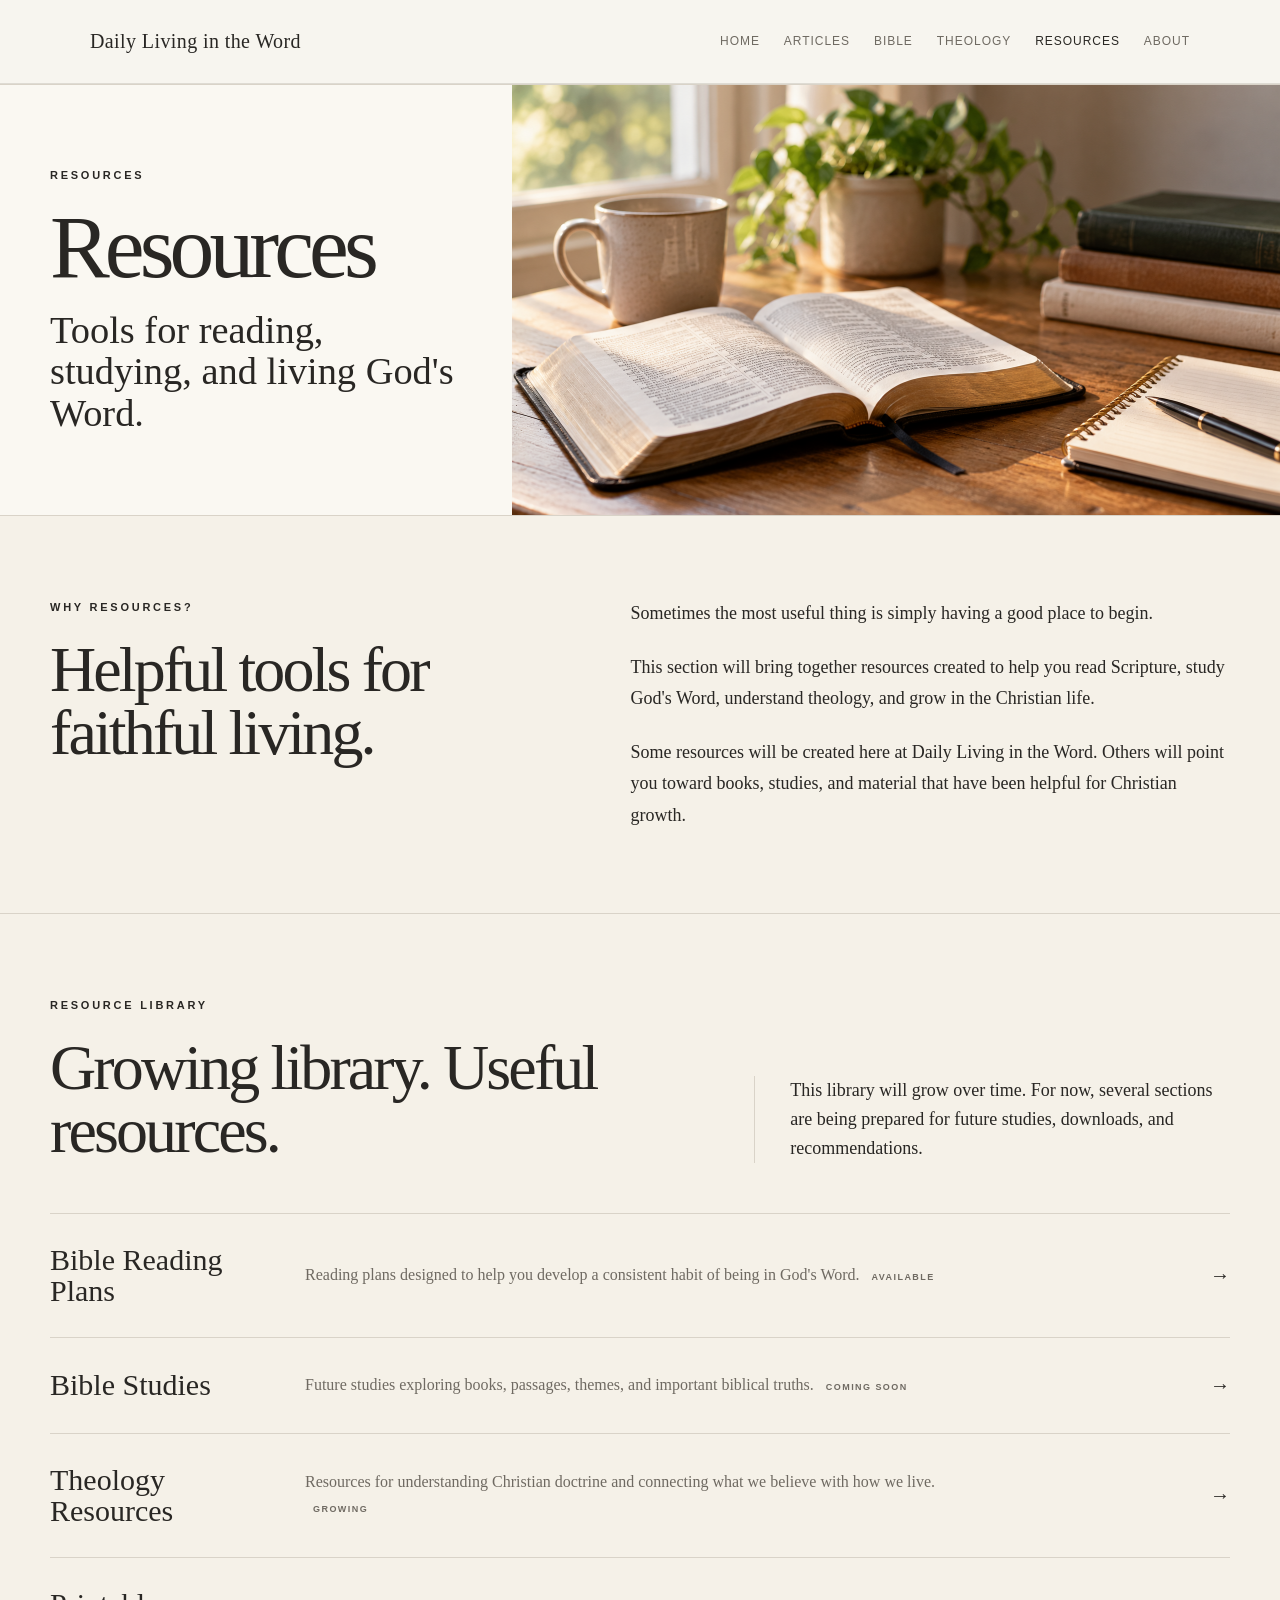
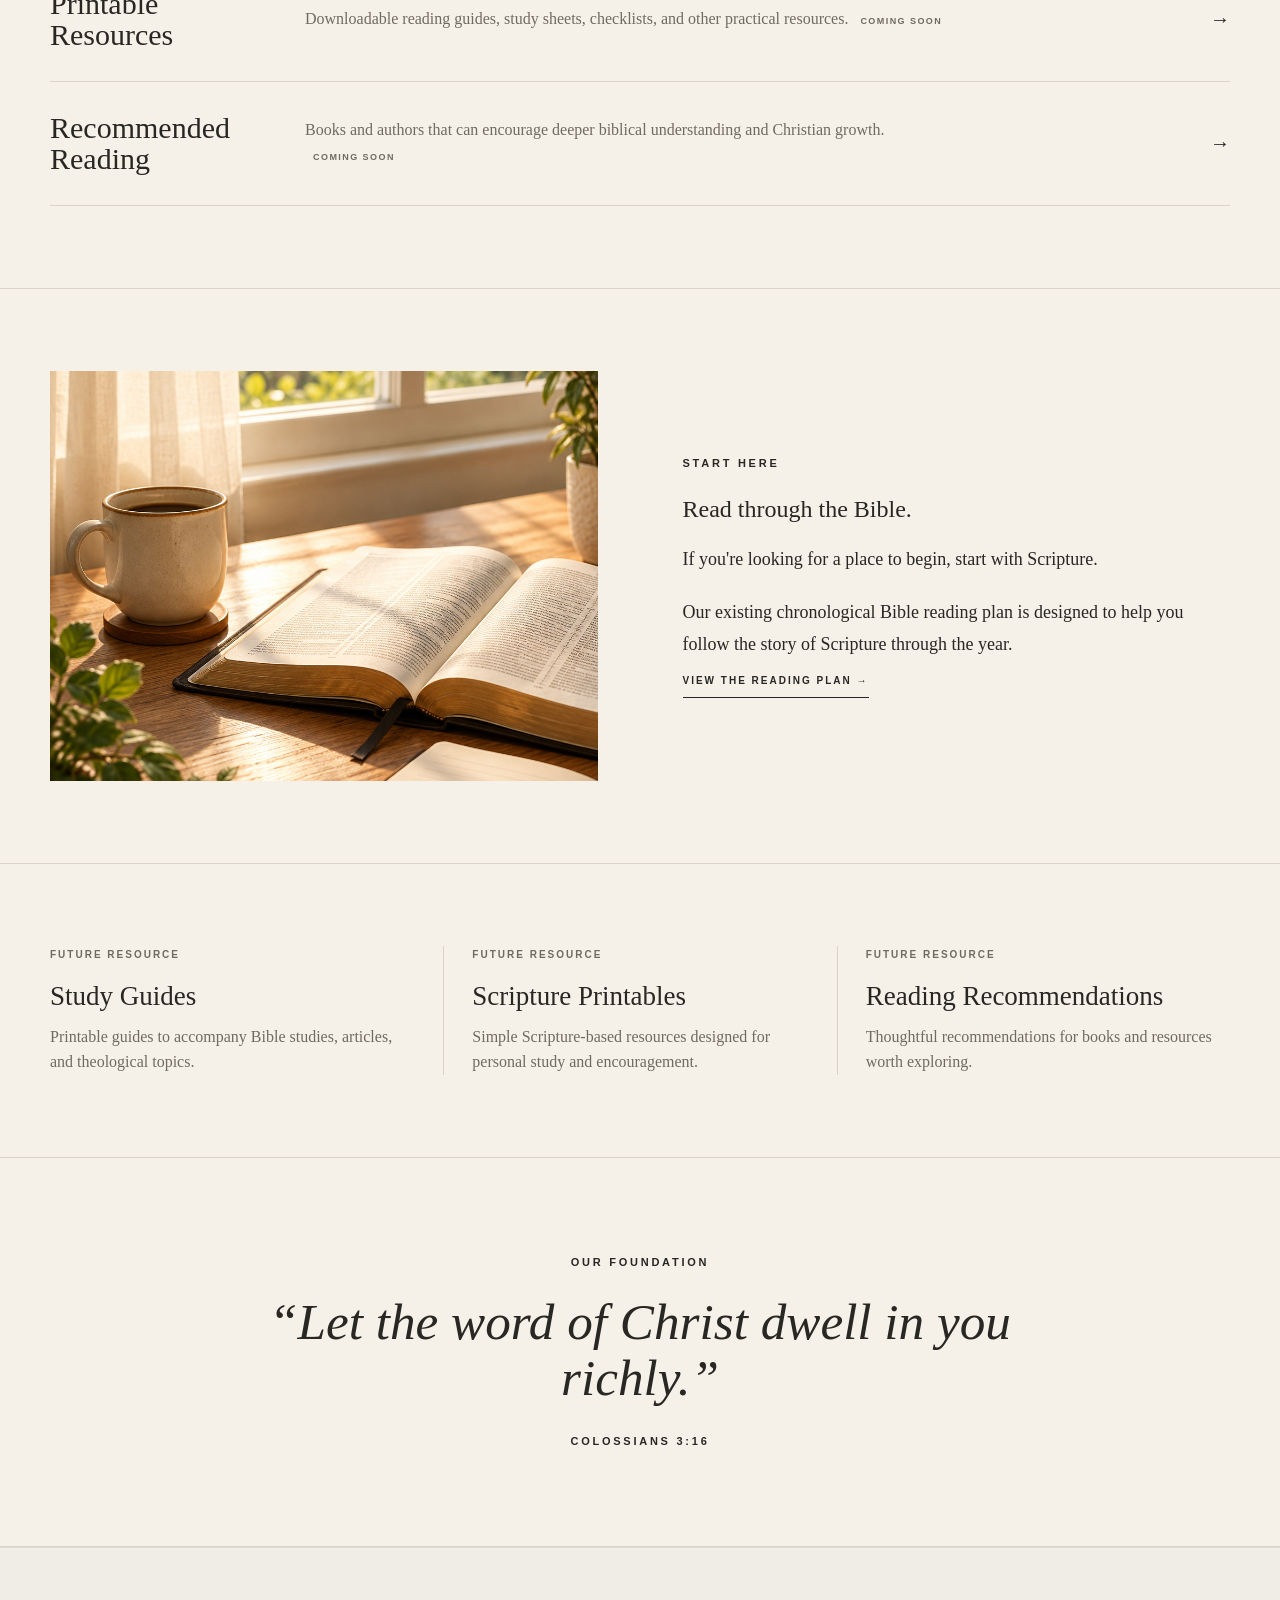
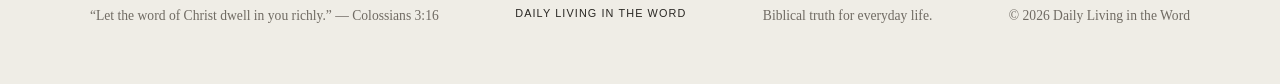
<file: resources.html>
<!DOCTYPE html>
<html lang="en">

<head>

    <meta charset="UTF-8">

    <meta
        name="viewport"
        content="width=device-width, initial-scale=1.0"
    >

    <meta
        name="description"
        content="Resources from Daily Living in the Word — Bible reading plans, studies, printable resources, and recommended reading."
    >

    <title>Resources | Daily Living in the Word</title>

    <link
        rel="stylesheet"
        href="css/style.css"
    >

    <style>

        :root {
            --resources-ivory: #f5f1e8;
            --resources-paper: #faf8f2;
            --resources-charcoal: #292724;
            --resources-muted: #6f6a62;
            --resources-line: #d9d3c8;
        }


        body {
            background: var(--resources-ivory);
            color: var(--resources-charcoal);
        }


        .resources-page {
            overflow: hidden;
        }


        .resources-container {
            width: min(1180px, calc(100% - 80px));
            margin: 0 auto;
        }


        .resources-eyebrow {
            margin: 0 0 22px;

            font-family: Arial, Helvetica, sans-serif;

            font-size: 11px;
            font-weight: 700;

            letter-spacing: 0.25em;

            text-transform: uppercase;
        }



        /* =====================================================
           HERO
           ===================================================== */

        .resources-hero {
            display: grid;

            grid-template-columns: 40% 60%;

            min-height: 430px;

            border-top: 1px solid var(--resources-line);
            border-bottom: 1px solid var(--resources-line);
        }


        .resources-hero-copy {
            display: flex;

            flex-direction: column;

            justify-content: center;

            padding: 70px 55px 70px
                max(40px, calc((100vw - 1180px) / 2));

            background: var(--resources-paper);
        }


        .resources-hero h1 {
            margin: 0 0 22px;

            font-family: Georgia, "Times New Roman", serif;

            font-size: clamp(4rem, 7vw, 6.5rem);

            line-height: 0.9;

            font-weight: 400;

            letter-spacing: -0.055em;
        }


        .resources-hero-subtitle {
            max-width: 470px;

            margin: 0;

            font-family: Georgia, "Times New Roman", serif;

            font-size: clamp(1.8rem, 3vw, 3rem);

            line-height: 1.08;
        }


        .resources-hero-image {
            min-height: 430px;

            background-image:
                url("images/bible-study.png");

            background-size: cover;

            background-position: center;
        }



        /* =====================================================
           INTRO
           ===================================================== */

        .resources-intro {
            padding: 82px 0;

            border-bottom: 1px solid var(--resources-line);
        }


        .resources-intro-grid {
            display: grid;

            grid-template-columns: 0.9fr 1.1fr;

            gap: 90px;

            align-items: start;
        }


        .resources-intro h2 {
            margin: 0;

            font-family: Georgia, "Times New Roman", serif;

            font-size: clamp(3rem, 5vw, 5rem);

            line-height: 0.98;

            font-weight: 400;

            letter-spacing: -0.045em;
        }


        .resources-body {
            font-family: Georgia, "Times New Roman", serif;

            font-size: 18px;

            line-height: 1.75;
        }


        .resources-body p {
            margin: 0 0 22px;
        }


        .resources-body p:last-child {
            margin-bottom: 0;
        }



        /* =====================================================
           RESOURCE LIBRARY
           ===================================================== */

        .resources-library {
            padding: 82px 0;

            border-bottom: 1px solid var(--resources-line);
        }


        .resources-section-heading {
            display: grid;

            grid-template-columns: 1fr 0.75fr;

            gap: 70px;

            align-items: end;

            margin-bottom: 50px;
        }


        .resources-section-heading h2 {
            margin: 0;

            font-family: Georgia, "Times New Roman", serif;

            font-size: clamp(3rem, 5vw, 5rem);

            line-height: 0.98;

            font-weight: 400;

            letter-spacing: -0.045em;
        }


        .resources-section-heading p:last-child {
            margin: 0;

            padding-left: 35px;

            border-left: 1px solid var(--resources-line);

            font-family: Georgia, "Times New Roman", serif;

            font-size: 18px;

            line-height: 1.6;
        }


        .resources-list {
            border-top: 1px solid var(--resources-line);
        }


        .resource-item {
            display: grid;

            grid-template-columns: 220px 1fr 30px;

            gap: 35px;

            align-items: center;

            padding: 30px 0;

            border-bottom: 1px solid var(--resources-line);

            color: inherit;

            text-decoration: none;
        }


        .resource-item h3 {
            margin: 0;

            font-family: Georgia, "Times New Roman", serif;

            font-size: 30px;

            line-height: 1.05;

            font-weight: 400;
        }


        .resource-item p {
            margin: 0;

            max-width: 650px;

            font-family: Georgia, "Times New Roman", serif;

            font-size: 16px;

            line-height: 1.55;

            color: var(--resources-muted);
        }


        .resource-status {
            display: inline-block;

            margin-left: 8px;

            font-family: Arial, Helvetica, sans-serif;

            font-size: 9px;

            font-weight: 700;

            letter-spacing: 0.16em;

            text-transform: uppercase;

            color: var(--resources-muted);
        }


        .resource-arrow {
            font-size: 20px;

            text-align: right;
        }



        /* =====================================================
           READING PLAN FEATURE
           ===================================================== */

        .resources-reading-plan {
            padding: 82px 0;

            border-bottom: 1px solid var(--resources-line);
        }


        .resources-reading-grid {
            display: grid;

            grid-template-columns: 1fr 1fr;

            gap: 85px;

            align-items: center;
        }


        .resources-reading-image {
            width: 100%;

            aspect-ratio: 4 / 3;

            object-fit: cover;

            display: block;
        }


        .resources-reading h2 {
            margin: 0 0 25px;

            font-family: Georgia, "Times New Roman", serif;

            font-size: clamp(2.8rem, 5vw, 4.5rem);

            line-height: 0.98;

            font-weight: 400;

            letter-spacing: -0.045em;
        }


        .resources-link {
            display: inline-block;

            margin-top: 12px;

            color: inherit;

            text-decoration: none;

            border-bottom: 1px solid var(--resources-charcoal);

            padding-bottom: 7px;

            font-family: Arial, Helvetica, sans-serif;

            font-size: 10px;

            font-weight: 700;

            letter-spacing: 0.2em;

            text-transform: uppercase;
        }



        /* =====================================================
           COMING SOON
           ===================================================== */

        .resources-coming {
            padding: 82px 0;

            border-bottom: 1px solid var(--resources-line);
        }


        .resources-coming-grid {
            display: grid;

            grid-template-columns: 1fr 1fr 1fr;

            gap: 0;
        }


        .resources-coming-item {
            padding: 0 28px;

            border-left: 1px solid var(--resources-line);
        }


        .resources-coming-item:first-child {
            padding-left: 0;

            border-left: 0;
        }


        .resources-coming-item:last-child {
            padding-right: 0;
        }


        .resources-coming-item h3 {
            margin: 0 0 15px;

            font-family: Georgia, "Times New Roman", serif;

            font-size: 27px;

            line-height: 1.05;

            font-weight: 400;
        }


        .resources-coming-item p {
            margin: 0;

            font-family: Georgia, "Times New Roman", serif;

            font-size: 16px;

            line-height: 1.55;

            color: var(--resources-muted);
        }


        .resources-coming-label {
            display: block;

            margin-bottom: 18px;

            font-family: Arial, Helvetica, sans-serif;

            font-size: 10px;

            font-weight: 700;

            letter-spacing: 0.2em;

            text-transform: uppercase;

            color: var(--resources-muted);
        }



        /* =====================================================
           FOUNDATION
           ===================================================== */

        .resources-foundation {
            padding: 95px 20px;

            text-align: center;

            border-bottom: 1px solid var(--resources-line);
        }


        .resources-foundation blockquote {
            max-width: 850px;

            margin: 0 auto 25px;

            font-family: Georgia, "Times New Roman", serif;

            font-size: clamp(2.1rem, 4vw, 3.5rem);

            line-height: 1.1;

            font-style: italic;

            font-weight: 400;
        }


        .resources-foundation-reference {
            margin: 0;

            font-family: Arial, Helvetica, sans-serif;

            font-size: 11px;

            font-weight: 700;

            letter-spacing: 0.25em;

            text-transform: uppercase;
        }



        /* =====================================================
           RESPONSIVE
           ===================================================== */

        @media (max-width: 1100px) {

            .resource-item {
                grid-template-columns: 1fr 25px;
                gap: 12px;
                align-items: start;
            }

            .resource-item h3 {
                grid-column: 1;
            }

            .resource-item p {
                grid-column: 1 / -1;
                margin-top: 4px;
            }

            .resource-arrow {
                grid-column: 2;
                grid-row: 1;
            }

        }


        @media (max-width: 900px) {

            .resources-container {
                width: min(
                    100% - 40px,
                    720px
                );
            }


            .resources-hero {
                grid-template-columns: 1fr;
            }


            .resources-hero-copy {
                padding: 65px 20px;
            }


            .resources-hero-image {
                min-height: 320px;
            }


            .resources-intro-grid,
            .resources-reading-grid {
                grid-template-columns: 1fr;

                gap: 45px;
            }


            .resources-section-heading {
                grid-template-columns: 1fr;

                gap: 30px;
            }


            .resources-section-heading p:last-child {
                padding-left: 0;

                padding-top: 25px;

                border-left: 0;

                border-top: 1px solid var(--resources-line);
            }


            .resource-item {
                grid-template-columns:
                    170px 1fr 20px;

                gap: 20px;
            }


            .resources-coming-grid {
                grid-template-columns: 1fr;

                gap: 45px;
            }


            .resources-coming-item,
            .resources-coming-item:first-child,
            .resources-coming-item:last-child {
                padding: 0;

                border-left: 0;

                border-top: 1px solid var(--resources-line);

                padding-top: 35px;
            }


            .resources-coming-item:first-child {
                border-top: 0;

                padding-top: 0;
            }

        }



        @media (max-width: 560px) {

            .resources-container {
                width: calc(100% - 40px);
            }


            .resources-hero h1 {
                font-size: 4.1rem;
            }


            .resources-hero-subtitle {
                font-size: 1.7rem;
            }


            .resource-item {
                grid-template-columns:
                    1fr 20px;

                gap: 10px;
            }


            .resource-item p {
                grid-column: 1 / -1;
            }

        }

    </style>

</head>



<body>



<!-- =========================================================
     HEADER
     ========================================================= -->

<header class="site-header">

    <div class="container">

        <a
            class="site-logo"
            href="index.html"
        >
            Daily Living in the Word
        </a>


        <nav class="main-nav">

            <a href="index.html">
                Home
            </a>


            <a href="articles.html">
                Articles
            </a>


            <a href="bible.html">
                Bible
            </a>


            <a href="theology.html">
                Theology
            </a>


            <a
                href="resources.html"
                class="active"
            >
                Resources
            </a>


            <a href="about.html">
                About
            </a>

        </nav>

    </div>

</header>



<!-- =========================================================
     MAIN
     ========================================================= -->

<main class="resources-page">



<!-- =========================================================
     HERO
     ========================================================= -->

<section class="resources-hero">

    <div class="resources-hero-copy">

        <p class="resources-eyebrow">
            Resources
        </p>


        <h1>
            Resources
        </h1>


        <p class="resources-hero-subtitle">
            Tools for reading,
            studying, and living
            God's Word.
        </p>

    </div>


    <div class="resources-hero-image"></div>

</section>



<!-- =========================================================
     INTRO
     ========================================================= -->

<section class="resources-intro">

    <div class="resources-container">

        <div class="resources-intro-grid">


            <div>

                <p class="resources-eyebrow">
                    Why Resources?
                </p>


                <h2>
                    Helpful tools
                    for faithful living.
                </h2>

            </div>



            <div class="resources-body">

                <p>
                    Sometimes the most useful thing is simply having
                    a good place to begin.
                </p>


                <p>
                    This section will bring together resources created
                    to help you read Scripture, study God's Word,
                    understand theology, and grow in the Christian life.
                </p>


                <p>
                    Some resources will be created here at Daily Living
                    in the Word. Others will point you toward books,
                    studies, and material that have been helpful for
                    Christian growth.
                </p>

            </div>


        </div>

    </div>

</section>



<!-- =========================================================
     RESOURCE LIBRARY
     ========================================================= -->

<section class="resources-library">

    <div class="resources-container">


        <div class="resources-section-heading">


            <div>

                <p class="resources-eyebrow">
                    Resource Library
                </p>


                <h2>
                    Growing library.
                    Useful resources.
                </h2>

            </div>


            <p>
                This library will grow over time. For now, several
                sections are being prepared for future studies,
                downloads, and recommendations.
            </p>


        </div>



        <div class="resources-list">


            <!-- BIBLE READING PLANS -->

            <a
                class="resource-item"
                href="bible-reading-plan.html"
            >

                <h3>
                    Bible Reading Plans
                </h3>


                <p>
                    Reading plans designed to help you develop a
                    consistent habit of being in God's Word.
                    <span class="resource-status">
                        Available
                    </span>
                </p>


                <span class="resource-arrow">
                    →
                </span>

            </a>



            <!-- BIBLE STUDIES -->

            <a
                class="resource-item"
                href="#"
            >

                <h3>
                    Bible Studies
                </h3>


                <p>
                    Future studies exploring books, passages,
                    themes, and important biblical truths.
                    <span class="resource-status">
                        Coming Soon
                    </span>
                </p>


                <span class="resource-arrow">
                    →
                </span>

            </a>



            <!-- THEOLOGY -->

            <a
                class="resource-item"
                href="theology.html"
            >

                <h3>
                    Theology Resources
                </h3>


                <p>
                    Resources for understanding Christian doctrine
                    and connecting what we believe with how we live.
                    <span class="resource-status">
                        Growing
                    </span>
                </p>


                <span class="resource-arrow">
                    →
                </span>

            </a>



            <!-- PRINTABLES -->

            <a
                class="resource-item"
                href="#"
            >

                <h3>
                    Printable Resources
                </h3>


                <p>
                    Downloadable reading guides, study sheets,
                    checklists, and other practical resources.
                    <span class="resource-status">
                        Coming Soon
                    </span>
                </p>


                <span class="resource-arrow">
                    →
                </span>

            </a>



            <!-- RECOMMENDED READING -->

            <a
                class="resource-item"
                href="#"
            >

                <h3>
                    Recommended Reading
                </h3>


                <p>
                    Books and authors that can encourage deeper
                    biblical understanding and Christian growth.
                    <span class="resource-status">
                        Coming Soon
                    </span>
                </p>


                <span class="resource-arrow">
                    →
                </span>

            </a>


        </div>

    </div>

</section>



<!-- =========================================================
     READING PLAN FEATURE
     ========================================================= -->

<section class="resources-reading-plan">

    <div class="resources-container">

        <div class="resources-reading-grid">


            <img
                class="resources-reading-image"
                src="images/bible-read.jpg"
                alt="Open Bible ready for reading"
            >


            <div>

                <p class="resources-eyebrow">
                    Start Here
                </p>


                <h2>
                    Read through
                    the Bible.
                </h2>


                <div class="resources-body">

                    <p>
                        If you're looking for a place to begin,
                        start with Scripture.
                    </p>


                    <p>
                        Our existing chronological Bible reading
                        plan is designed to help you follow the
                        story of Scripture through the year.
                    </p>

                </div>


                <a
                    class="resources-link"
                    href="bible-reading-plan.html"
                >
                    View the Reading Plan →
                </a>

            </div>


        </div>

    </div>

</section>



<!-- =========================================================
     FUTURE RESOURCES
     ========================================================= -->

<section class="resources-coming">

    <div class="resources-container">

        <div class="resources-coming-grid">


            <div class="resources-coming-item">

                <span class="resources-coming-label">
                    Future Resource
                </span>


                <h3>
                    Study Guides
                </h3>


                <p>
                    Printable guides to accompany Bible studies,
                    articles, and theological topics.
                </p>

            </div>



            <div class="resources-coming-item">

                <span class="resources-coming-label">
                    Future Resource
                </span>


                <h3>
                    Scripture Printables
                </h3>


                <p>
                    Simple Scripture-based resources designed
                    for personal study and encouragement.
                </p>

            </div>



            <div class="resources-coming-item">

                <span class="resources-coming-label">
                    Future Resource
                </span>


                <h3>
                    Reading Recommendations
                </h3>


                <p>
                    Thoughtful recommendations for books and
                    resources worth exploring.
                </p>

            </div>


        </div>

    </div>

</section>



<!-- =========================================================
     SCRIPTURE FOUNDATION
     ========================================================= -->

<section class="resources-foundation">

    <p class="resources-eyebrow">
        Our Foundation
    </p>


    <blockquote>
        “Let the word of Christ dwell in you richly.”
    </blockquote>


    <p class="resources-foundation-reference">
        Colossians 3:16
    </p>

</section>



</main>



<!-- =========================================================
     FOOTER
     ========================================================= -->

<footer class="site-footer">

    <div class="container">

        <p>
            “Let the word of Christ dwell in you richly.”
            — Colossians 3:16
        </p>


        <p class="footer-brand">
            Daily Living in the Word
        </p>


        <p>
            Biblical truth for everyday life.
        </p>


        <p class="copyright">
            © 2026 Daily Living in the Word
        </p>

    </div>

</footer>



</body>

</html>
</file>
<file: css/style.css>
/* =========================================================
   DAILY LIVING IN THE WORD
   Main Stylesheet
   ========================================================= */


/* =========================================================
   RESET
   ========================================================= */

* {
    box-sizing: border-box;
}

html {
    scroll-behavior: smooth;
}

body {
    margin: 0;
    padding: 0;
    background: #f7f5ef;
    color: #292723;
    font-family: Georgia, "Times New Roman", serif;
    line-height: 1.75;
}

img {
    max-width: 100%;
    height: auto;
    display: block;
}

a {
    color: inherit;
    text-decoration: none;
}

p {
    margin-top: 0;
    margin-bottom: 1.25rem;
}

h1,
h2,
h3,
h4 {
    margin-top: 0;
    font-weight: normal;
    line-height: 1.2;
}


/* =========================================================
   GLOBAL CONTAINERS
   ========================================================= */

.container {
    width: 92%;
    max-width: 1100px;
    margin-left: auto;
    margin-right: auto;
}

.container.narrow {
    width: 92%;
    max-width: 760px;
    margin-left: auto;
    margin-right: auto;
}


/* =========================================================
   HEADER
   ========================================================= */

.site-header {
    border-bottom: 1px solid #dedbd3;
    background: #f7f5ef;
    padding: 1.5rem 0;
}

.site-header .container {
    display: flex;
    align-items: center;
    justify-content: space-between;
    gap: 2rem;
}

.site-logo {
    font-size: 1.25rem;
    letter-spacing: 0.02em;
    white-space: nowrap;
}

.main-nav {
    display: flex;
    align-items: center;
    justify-content: flex-end;
    flex-wrap: wrap;
    gap: 1.5rem;

    font-family: Arial, Helvetica, sans-serif;
    font-size: 0.75rem;
    letter-spacing: 0.08em;
    text-transform: uppercase;
}

.main-nav a {
    color: #6f6a62;
    transition: color 0.2s ease;
}

.main-nav a:hover,
.main-nav a.active {
    color: #292723;
}


/* =========================================================
   TYPOGRAPHY
   ========================================================= */

.eyebrow {
    margin-bottom: 0.75rem;

    color: #81796d;

    font-family: Arial, Helvetica, sans-serif;
    font-size: 0.7rem;
    font-weight: 600;
    letter-spacing: 0.14em;
    line-height: 1.4;
    text-transform: uppercase;
}

.article-meta {
    margin-bottom: 0.75rem;

    color: #81796d;

    font-family: Arial, Helvetica, sans-serif;
    font-size: 0.7rem;
    letter-spacing: 0.12em;
    text-transform: uppercase;
}

.category {
    margin-bottom: 1rem;

    color: #81796d;

    font-family: Arial, Helvetica, sans-serif;
    font-size: 0.7rem;
    letter-spacing: 0.12em;
    text-transform: uppercase;
}

.text-link {
    display: inline-block;

    color: #625c54;

    font-family: Arial, Helvetica, sans-serif;
    font-size: 0.78rem;
    font-weight: 600;
    letter-spacing: 0.04em;
}

.text-link:hover {
    color: #292723;
}


/* =========================================================
   BUTTONS
   ========================================================= */

.button {
    display: inline-block;

    padding: 0.8rem 1.25rem;

    border: 1px solid #292723;
    background: #292723;
    color: #f7f5ef;

    font-family: Arial, Helvetica, sans-serif;
    font-size: 0.72rem;
    letter-spacing: 0.08em;
    text-transform: uppercase;

    transition: all 0.2s ease;
}

.button:hover {
    background: transparent;
    color: #292723;
}

.button.secondary {
    background: transparent;
    color: #292723;
}

.button.secondary:hover {
    background: #292723;
    color: #f7f5ef;
}


/* =========================================================
   HOME HERO
   ========================================================= */

.hero {
    padding: 7rem 0 6rem;
    border-bottom: 1px solid #dedbd3;
}

.hero-content {
    max-width: 800px;
}

.hero h1 {
    margin-bottom: 1.5rem;

    font-size: clamp(3rem, 7vw, 5.5rem);
    letter-spacing: -0.04em;
}

.hero p {
    max-width: 650px;

    color: #5e5952;
    font-size: 1.2rem;
}

.hero-actions {
    display: flex;
    flex-wrap: wrap;
    gap: 1rem;

    margin-top: 2rem;
}


/* =========================================================
   GENERAL SECTIONS
   ========================================================= */

.content-section {
    padding: 5rem 0;
}

.content-section h2 {
    margin-bottom: 1.5rem;

    font-size: clamp(2rem, 4vw, 3rem);
    letter-spacing: -0.025em;
}

.content-section h3 {
    margin-bottom: 0.75rem;
    font-size: 1.45rem;
}

.content-section p {
    color: #504c46;
}

.alt-section {
    background: #efede6;
}


/* =========================================================
   PAGE HEADER
   ========================================================= */

.page-header {
    padding: 5.5rem 0 4rem;

    border-bottom: 1px solid #dedbd3;
}

.page-header h1 {
    margin-bottom: 1.25rem;

    font-size: clamp(3rem, 7vw, 5rem);
    letter-spacing: -0.04em;
}

.page-intro {
    max-width: 680px;
    margin-bottom: 0;

    color: #5e5952;
    font-size: 1.2rem;
}


/* =========================================================
   FEATURED ARTICLE
   ========================================================= */

.featured-article {
    padding: 5rem 0;
}

.featured-article > .container > .eyebrow {
    margin-bottom: 2rem;
}

.featured-grid {
    display: grid;
    grid-template-columns: 1fr 1fr;
    gap: 4rem;

    align-items: center;
}

.featured-grid h2 {
    margin-bottom: 1rem;

    font-size: clamp(2.3rem, 5vw, 3.6rem);
    letter-spacing: -0.035em;
}

.featured-grid > div:first-child > p:not(.article-meta) {
    max-width: 650px;

    color: #5e5952;
    font-size: 1.08rem;
}

.featured-image-placeholder {
    width: 100%;
    aspect-ratio: 16 / 10;

    display: flex;
    align-items: center;
    justify-content: center;

    background: #e7e3da;
    color: #81796d;

    font-family: Arial, Helvetica, sans-serif;
    font-size: 0.72rem;
    letter-spacing: 0.14em;
    text-align: center;
    text-transform: uppercase;
}


/* =========================================================
   ARTICLE LIST SECTION
   ========================================================= */

.article-list-section {
    padding: 5rem 0;
    border-top: 1px solid #dedbd3;
}

.article-list-section .section-heading {
    margin-bottom: 2rem;
}

.article-list-section .section-heading h2 {
    margin-bottom: 0;

    font-size: clamp(2rem, 4vw, 3rem);
}


/* =========================================================
   SECTION HEADINGS
   ========================================================= */

.section-heading {
    display: flex;
    align-items: flex-end;
    justify-content: space-between;

    gap: 2rem;
}


/* =========================================================
   ARTICLE FILTERS
   ========================================================= */

.article-filters {
    display: flex;
    flex-wrap: wrap;
    gap: 0.6rem;

    margin-bottom: 3rem;
}

.filter-button {
    padding: 0.55rem 0.9rem;

    border: 1px solid #cfcac0;
    background: transparent;
    color: #625e57;

    font-family: Arial, Helvetica, sans-serif;
    font-size: 0.68rem;
    letter-spacing: 0.08em;
    text-transform: uppercase;

    cursor: pointer;
}

.filter-button:hover,
.filter-button.active {
    border-color: #292723;
    background: #292723;
    color: #f7f5ef;
}


/* =========================================================
   ARTICLE GRID
   ========================================================= */

.article-grid {
    display: grid;
    grid-template-columns: repeat(3, 1fr);
    gap: 3rem 2rem;
}

.article-card {
    border-top: 1px solid #292723;
    padding-top: 1rem;
}

.article-card-image {
    display: block;

    width: 100%;
    aspect-ratio: 16 / 10;

    margin-bottom: 1.25rem;

    overflow: hidden;
    background: #e7e3da;
}

.article-card-image img {
    width: 100%;
    height: 100%;

    object-fit: cover;

    transition: transform 0.3s ease;
}

.article-card-image:hover img {
    transform: scale(1.02);
}

.article-card h3 {
    margin-bottom: 0.75rem;

    font-size: 1.45rem;
}

.article-card h3 a:hover {
    text-decoration: underline;
    text-decoration-thickness: 1px;
    text-underline-offset: 4px;
}

.article-card p:not(.article-meta) {
    color: #625e57;
    font-size: 0.95rem;
}


/* =========================================================
   ARTICLES PAGE — LEGACY SUPPORT
   ========================================================= */

.article-list {
    padding: 5rem 0;
}

.article-list-grid {
    display: grid;
    grid-template-columns: repeat(2, 1fr);
    gap: 3rem 2rem;
}

.article-list-card {
    border-top: 1px solid #292723;
    padding-top: 1rem;
}

.article-list-card-image {
    width: 100%;
    aspect-ratio: 16 / 10;

    margin-bottom: 1.25rem;

    overflow: hidden;
    background: #e7e3da;
}

.article-list-card-image img {
    width: 100%;
    height: 100%;
    object-fit: cover;
}

.article-list-card h2 {
    margin-bottom: 0.75rem;
    font-size: 1.7rem;
}

.article-list-card p {
    color: #625e57;
}


/* =========================================================
   SINGLE ARTICLE
   ========================================================= */

.single-article {
    padding: 4.5rem 0 6rem;
}

.article-header {
    max-width: 850px;
    margin: 0 auto 3rem;
}

.article-header h1 {
    margin-bottom: 1.5rem;

    font-size: clamp(2.8rem, 6vw, 5rem);
    letter-spacing: -0.04em;
}

.article-subtitle {
    max-width: 720px;

    color: #625e57;
    font-size: 1.2rem;
}

.article-date {
    margin-top: 1.25rem;

    color: #81796d;

    font-family: Arial, Helvetica, sans-serif;
    font-size: 0.7rem;
    letter-spacing: 0.08em;
    text-transform: uppercase;
}

.article-cover {
    width: 100%;
    margin: 0 auto 4rem;
}

.article-cover img {
    width: 100%;
    aspect-ratio: 16 / 9;

    object-fit: cover;
}

.article-cover-placeholder {
    width: 100%;
    aspect-ratio: 16 / 9;

    display: flex;
    align-items: center;
    justify-content: center;

    background: #e7e3da;
    color: #81796d;

    font-family: Arial, Helvetica, sans-serif;
    font-size: 0.72rem;
    letter-spacing: 0.14em;
    text-transform: uppercase;
}

.cover-placeholder {
    width: 100%;
    aspect-ratio: 16 / 9;

    display: flex;
    align-items: center;
    justify-content: center;

    background: #e7e3da;
    color: #81796d;

    font-family: Arial, Helvetica, sans-serif;
    font-size: 0.7rem;
    letter-spacing: 0.12em;
    text-transform: uppercase;
}

.article-body {
    max-width: 760px;
    margin: 0 auto;
}

.article-body p {
    margin-bottom: 1.5rem;

    color: #3e3b36;
    font-size: 1.08rem;
}

.article-body h1 {
    margin-bottom: 1.5rem;
    font-size: 2.8rem;
}

.article-body h2 {
    margin-top: 3.5rem;
    margin-bottom: 1.25rem;

    font-size: 2rem;
}

.article-body h3 {
    margin-top: 3rem;
    margin-bottom: 1.25rem;

    font-size: 1.6rem;
}

.article-body strong {
    color: #292723;
}

.article-body em {
    color: #504c46;
}

.article-body blockquote {
    margin: 2.5rem 0;
    padding: 1.5rem 0 1.5rem 1.5rem;

    border-left: 2px solid #81796d;

    color: #504c46;
    font-size: 1.35rem;
    font-style: italic;
}

.article-body ul,
.article-body ol {
    margin-bottom: 1.5rem;
    padding-left: 1.5rem;
}

.article-body li {
    margin-bottom: 0.5rem;
}


/* =========================================================
   PULL QUOTE
   ========================================================= */

.pull-quote {
    margin: 3rem 0;
    padding: 2rem;

    background: #efede6;

    text-align: center;
}

.pull-quote p {
    margin-bottom: 0;

    color: #292723;
    font-size: 1.45rem;
    font-style: italic;
}


/* =========================================================
   SCRIPTURE BOX
   ========================================================= */

.scripture-box {
    margin: 3rem 0;
    padding: 2rem;

    border-top: 1px solid #292723;
    border-bottom: 1px solid #292723;
}

.scripture-box p {
    margin-bottom: 0.75rem;
}

.scripture-box p:last-child {
    margin-bottom: 0;

    color: #81796d;

    font-family: Arial, Helvetica, sans-serif;
    font-size: 0.7rem;
    letter-spacing: 0.08em;
    text-transform: uppercase;
}


/* =========================================================
   ARTICLE FOOTER
   ========================================================= */

.article-footer,
.article-back {
    max-width: 760px;
    margin: 4rem auto 0;

    padding-top: 2rem;
    border-top: 1px solid #dedbd3;
}

.back-link,
.article-back a {
    color: #625e57;

    font-family: Arial, Helvetica, sans-serif;
    font-size: 0.75rem;
    letter-spacing: 0.06em;
    text-transform: uppercase;
}

.back-link:hover,
.article-back a:hover {
    color: #292723;
}


/* =========================================================
   DARK FEATURE
   ========================================================= */

.dark-feature {
    padding: 5rem 0;

    background: #292723;
    color: #f7f5ef;
}

.dark-feature .eyebrow {
    color: #b5aea2;
}

.dark-feature h2 {
    margin-bottom: 1.5rem;

    font-size: clamp(2.3rem, 5vw, 4rem);
    letter-spacing: -0.03em;
}

.dark-feature p {
    color: #d4d0c8;
}

.dark-feature p:last-child {
    margin-bottom: 0;
}


/* =========================================================
   ABOUT PAGE
   ========================================================= */

.about-grid {
    display: grid;
    grid-template-columns: repeat(2, 1fr);

    gap: 1px;

    margin-top: 2.5rem;

    background: #d8d4ca;
    border: 1px solid #d8d4ca;
}

.about-card {
    padding: 2.25rem;

    background: #f7f5ef;
}

.about-card h3 {
    margin-bottom: 0.75rem;

    font-size: 1.5rem;
}

.about-card p {
    margin-bottom: 1.25rem;
}

.about-card .text-link {
    margin-top: 0.25rem;
}

.about-card:hover {
    background: #efede6;
}


/* =========================================================
   SCRIPTURE SECTION
   ========================================================= */

.scripture-section {
    padding: 5.5rem 0;

    border-top: 1px solid #dedbd3;
    border-bottom: 1px solid #dedbd3;

    text-align: center;
}

.scripture-section blockquote {
    max-width: 800px;

    margin: 0 auto 1.25rem;

    font-size: clamp(1.8rem, 4vw, 3rem);
    font-style: italic;
    line-height: 1.35;
}

.scripture-section p:last-child {
    margin-bottom: 0;

    color: #81796d;

    font-family: Arial, Helvetica, sans-serif;
    font-size: 0.72rem;
    letter-spacing: 0.1em;
    text-transform: uppercase;
}


/* =========================================================
   INSTAGRAM SECTION
   ========================================================= */

.instagram-section {
    padding: 5rem 0;

    border-top: 1px solid #dedbd3;
}

.instagram-content {
    display: flex;
    align-items: center;
    justify-content: space-between;

    gap: 2rem;
}

.instagram-content h2 {
    margin-bottom: 0.75rem;
    font-size: 2rem;
}

.instagram-content p {
    margin-bottom: 0;
    color: #625e57;
}

.instagram-link {
    flex-shrink: 0;

    padding: 0.8rem 1.1rem;

    border: 1px solid #292723;

    font-family: Arial, Helvetica, sans-serif;
    font-size: 0.7rem;
    letter-spacing: 0.08em;
    text-transform: uppercase;
}

.instagram-link:hover {
    background: #292723;
    color: #f7f5ef;
}


/* =========================================================
   BIBLE / THEOLOGY / RESOURCE CARDS
   ========================================================= */

.card-grid {
    display: grid;
    grid-template-columns: repeat(3, 1fr);
    gap: 1.5rem;
}

.info-card {
    padding: 2rem;

    border: 1px solid #d8d4ca;
    background: #f7f5ef;
}

.info-card h3 {
    margin-bottom: 0.75rem;
    font-size: 1.35rem;
}

.info-card p {
    color: #625e57;
    font-size: 0.95rem;
}


/* =========================================================
   BOOKS / BIBLE LISTS
   ========================================================= */

.book-grid {
    display: grid;
    grid-template-columns: repeat(2, 1fr);
    gap: 1rem 3rem;
}

.book-list {
    list-style: none;

    margin: 0;
    padding: 0;
}

.book-list li {
    padding: 0.7rem 0;

    border-bottom: 1px solid #dedbd3;
}

.book-list a {
    display: flex;
    justify-content: space-between;
    gap: 1rem;
}

.book-list a:hover {
    color: #81796d;
}


/* =========================================================
   FOOTER
   ========================================================= */

.site-footer {
    padding: 3.5rem 0;

    border-top: 1px solid #dedbd3;

    background: #efede6;
}

.site-footer .container {
    display: flex;
    align-items: flex-start;
    justify-content: space-between;

    gap: 2rem;
}

.site-footer p {
    max-width: 600px;

    margin-bottom: 0;

    color: #706b63;
    font-size: 0.85rem;
}

.site-footer .footer-brand {
    color: #292723;

    font-family: Arial, Helvetica, sans-serif;
    font-size: 0.68rem;
    letter-spacing: 0.1em;
    text-transform: uppercase;
}


/* =========================================================
   RESPONSIVE — TABLET
   ========================================================= */

@media (max-width: 800px) {

    .site-header .container {
        flex-direction: column;
        align-items: flex-start;

        gap: 1rem;
    }

    .main-nav {
        justify-content: flex-start;
        gap: 1rem 1.25rem;
    }

    .hero {
        padding: 5rem 0 4.5rem;
    }

    .featured-grid {
        grid-template-columns: 1fr;
        gap: 2rem;
    }

    .article-grid {
        grid-template-columns: repeat(2, 1fr);
    }

    .article-list-grid {
        grid-template-columns: 1fr;
    }

    .card-grid {
        grid-template-columns: repeat(2, 1fr);
    }

    .about-grid {
        grid-template-columns: 1fr;
    }

    .instagram-content {
        flex-direction: column;
        align-items: flex-start;
    }

    .site-footer .container {
        flex-direction: column;
    }
}


/* =========================================================
   RESPONSIVE — MOBILE
   ========================================================= */

@media (max-width: 500px) {

    body {
        line-height: 1.65;
    }

    .container,
    .container.narrow {
        width: 90%;
    }

    .site-header {
        padding: 1.25rem 0;
    }

    .site-logo {
        font-size: 1.1rem;
    }

    .main-nav {
        width: 100%;

        gap: 0.75rem 1rem;

        font-size: 0.65rem;
    }

    .hero {
        padding: 4rem 0;
    }

    .hero h1 {
        font-size: 2.8rem;
    }

    .hero p {
        font-size: 1.05rem;
    }

    .content-section,
    .featured,
    .featured-article,
    .latest,
    .article-list,
    .article-list-section,
    .instagram-section {
        padding: 3.5rem 0;
    }

    .page-header {
        padding: 4rem 0 3rem;
    }

    .page-header h1 {
        font-size: 3rem;
    }

    .page-intro {
        font-size: 1.05rem;
    }

    .article-grid {
        grid-template-columns: 1fr;
    }

    .card-grid {
        grid-template-columns: 1fr;
    }

    .book-grid {
        grid-template-columns: 1fr;
    }

    .about-card {
        padding: 1.5rem;
    }

    .dark-feature {
        padding: 3.5rem 0;
    }

    .dark-feature h2 {
        font-size: 2.3rem;
    }

    .scripture-section {
        padding: 4rem 0;
    }

    .scripture-section blockquote {
        font-size: 1.8rem;
    }

    .single-article {
        padding: 3.5rem 0 4rem;
    }

    .article-header h1 {
        font-size: 2.7rem;
    }

    .article-subtitle {
        font-size: 1.05rem;
    }

    .article-body p {
        font-size: 1rem;
    }

    .article-body blockquote {
        font-size: 1.15rem;
    }

    .pull-quote {
        padding: 1.5rem;
    }

    .pull-quote p {
        font-size: 1.2rem;
    }

    .site-footer {
        padding: 2.5rem 0;
    }
}
</file>
